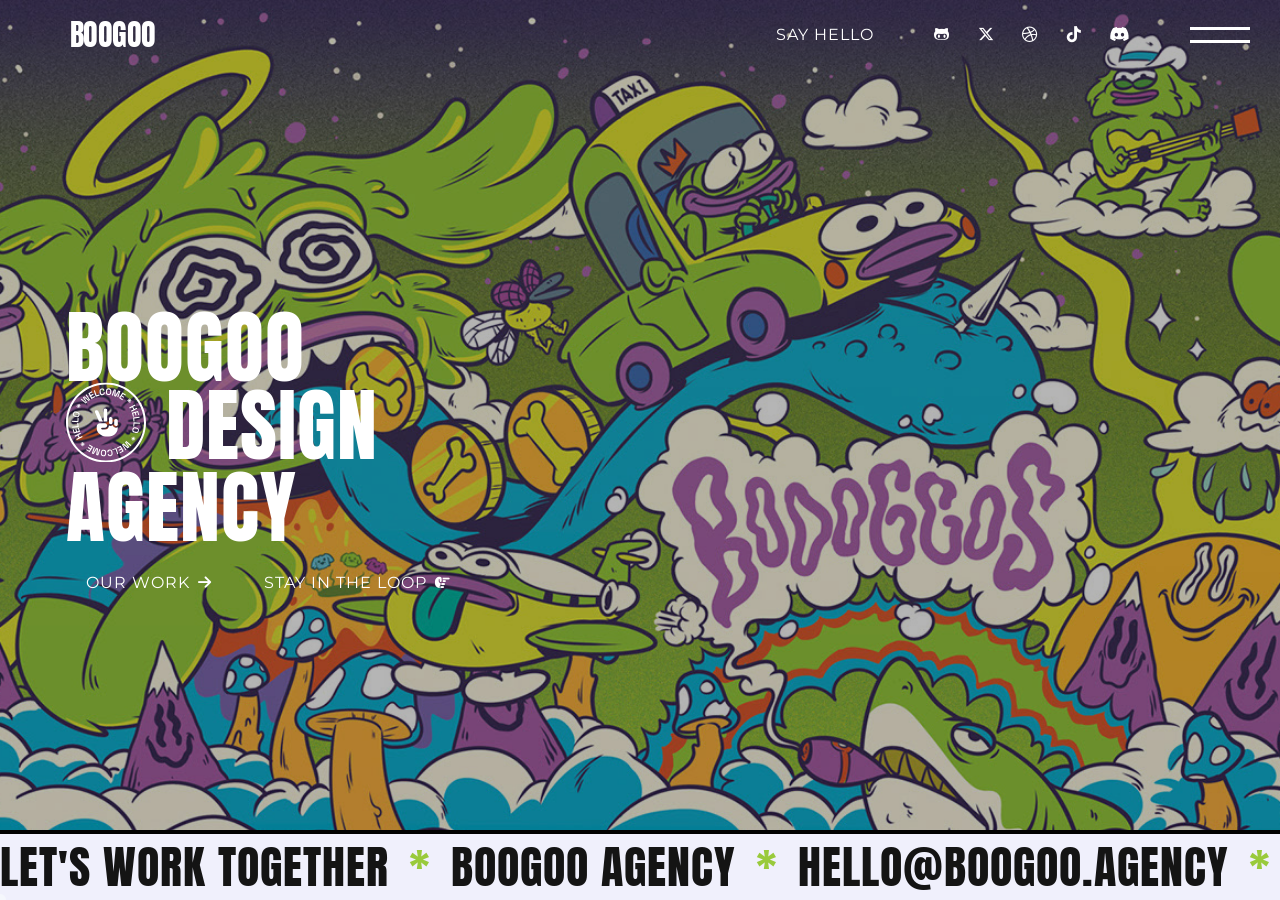
<file: hw/midterm/index.html>
<!doctype html>
<html lang="en" dir="ltr">
  <head>
    <meta charset="UTF-8" />

    <!-- Page Title -->
    <title>Boogoo Agency — Pavel Stepanov | Design Studio</title>

    <!-- Meta Tags -->
    <meta
      name="description"
      content="Boogoo Agency is a bold design studio by Pavel Stepanov, specializing in branding, UI/UX, and digital experiences that make an impact."
    />
    <meta
      name="keywords"
      content="boogoo agency, pavel stepanov, design agency, branding, ui/ux design, logo design, digital design, creative studio"
    />
    <meta name="author" content="Pavel Stepanov" />

    <!-- Viewport Meta-->
    <meta http-equiv="X-UA-Compatible" content="IE=edge" />
    <meta
      name="viewport"
      content="width=device-width, initial-scale=1.0, viewport-fit=cover"
    />

    <!-- Facebook Metadata Start -->
    <meta property="og:image:height" content="1200" />
    <meta property="og:image:width" content="1200" />
    <meta
      property="og:title"
      content="Boogoo Agency — Bold Design by Pavel Stepanov"
    />
    <meta
      property="og:description"
      content="Boogoo Agency crafts bold visual identities, UI/UX, and digital experiences. Design studio led by Pavel Stepanov."
    />
    <!-- Facebook Metadata End -->

    <!-- Template Styles Start -->
    <link rel="stylesheet" type="text/css" href="css/loaders/loader.css" />
    <link rel="stylesheet" type="text/css" href="css/plugins.css" />
    <link rel="stylesheet" type="text/css" href="css/main.css" />
    <!-- Template Styles End -->

    <!-- Custom Browser Color Start -->
    <meta name="theme-color" content="#000000" />
    <meta name="msapplication-navbutton-color" content="#000000" />
    <meta name="apple-mobile-web-app-status-bar-style" content="#000000" />
    <!-- Custom Browser Color End -->
  </head>

  <body>
    <!-- Loader Start -->
    <div class="loader">
      <div class="loader__container">
        <div class="loader__circle">
          <img src="img/loader.svg" alt="Boogoo" />
        </div>
      </div>
    </div>
    <!-- Loader End -->

    <!-- Header Start -->
    <header
      id="header"
      class="header header-transparent d-flex align-items-center justify-content-between"
    >
      <!-- Logo Start -->
      <div class="header__logo">
        <a href="index.html">
          <span class="logo-text">BOOGOO</span>
        </a>
      </div>
      <!-- Logo End -->

      <!-- Header Controls Start -->
      <div class="header__controls d-flex justify-content-start">
        <!-- Say Hello Button Start -->
        <div class="controls__block d-flex align-items-center">
          <a
            href="#0"
            id="sayhello-trigger"
            class="btn sayhello-trigger link-l"
            aria-label="Say Hello"
          >
            <i class="fa-solid fa-pencil"></i>
            <span>Say Hello</span>
          </a>
        </div>
        <!-- Say Hello Button End -->

        <!-- Socials Start -->
        <div class="controls__block d-flex align-items-center">
          <!-- socials trigger -->
          <a
            href="#"
            id="socials-trigger"
            class="socials-trigger link-l"
            aria-label="Share"
          >
            <i class="fa-solid fa-share-nodes"></i>
          </a>
          <!-- socials -->
          <div id="header-socials" class="header__socials">
            <!-- socials close -->
            <a href="#" id="socials-close" class="socials__close link-l">
              <span></span>
            </a>
            <!-- socials links -->
            <ul class="socials__links">
              <li>
                <a
                  class="link-s"
                  href="https://github.com/"
                  target="_blank"
                  aria-label="Github"
                >
                  <i class="fa-brands fa-github-alt"></i>
                  <span>Github</span>
                </a>
              </li>
              <li>
                <a
                  class="link-s"
                  href="https://x.com/"
                  target="_blank"
                  aria-label="x.com"
                >
                  <i class="fa-brands fa-x-twitter"></i>
                  <span>x.com</span>
                </a>
              </li>
              <li>
                <a
                  class="link-s"
                  href="https://dribbble.com/"
                  target="_blank"
                  aria-label="Dribbble"
                >
                  <i class="fa-brands fa-dribbble"></i>
                  <span>Dribbble</span>
                </a>
              </li>
              <li>
                <a
                  class="link-s"
                  href="https://www.tiktok.com/"
                  target="_blank"
                  aria-label="Tik-Tok"
                >
                  <i class="fa-brands fa-tiktok"></i>
                  <span>Tik-Tok</span>
                </a>
              </li>
              <li>
                <a
                  class="link-s"
                  href="https://discord.com/"
                  target="_blank"
                  aria-label="Discord"
                >
                  <i class="fa-brands fa-discord"></i>
                  <span>Discord</span>
                </a>
              </li>
            </ul>
          </div>
        </div>
        <!-- Socials End -->

        <!-- Menu Trigger Start -->
        <div class="controls__block">
          <a
            href="#0"
            id="menu-trigger"
            class="menu-trigger link-l"
            aria-label="Menu"
          >
            <span class="menu-objects"></span>
            <span class="menu-close"></span>
          </a>
        </div>
        <!-- Menu Trigger End -->
      </div>
      <!-- Header Controls End -->
    </header>
    <!-- Header End -->

    <!-- Menu Start -->
    <nav id="menu" class="menu">
      <div class="menu__content">
        <!-- SVG gradient background -->
        <div class="svg-layer svg-layer-menu"></div>
        <div class="container-fluid p-0 fullheight-mobile">
          <div class="row g-0 fullheight-mobile">
            <!--Menu Data Block Start -->
            <div class="col-12 menu__data">
              <!-- Menu Links Start -->
              <div class="menudata__links">
                <div class="container-fluid p-0">
                  <div class="row g-0">
                    <div class="col-12">
                      <!-- Navigation Start -->
                      <ul class="navigation">
                        <li>
                          <a
                            class="navigation__link link-l-arrow active-link"
                            href="index.html"
                            >Home</a
                          >
                          <div id="home-trigger-marquee" class="marquee-link">
                            <div class="marquee-link-content scroll-x2">
                              <span>Home</span>
                              <span>Home</span>
                              <span>Home</span>
                              <span>Home</span>
                            </div>
                            <div class="marquee-link-content scroll-x2">
                              <span>Home</span>
                              <span>Home</span>
                              <span>Home</span>
                              <span>Home</span>
                            </div>
                            <div class="marquee-link-content scroll-x2">
                              <span>Home</span>
                              <span>Home</span>
                              <span>Home</span>
                              <span>Home</span>
                            </div>
                          </div>
                        </li>
                        <li>
                          <a
                            class="navigation__link link-l-arrow"
                            href="about.html"
                            >About Us</a
                          >
                          <div class="marquee-link">
                            <div class="marquee-link-content scroll-x2">
                              <span>About Us</span>
                              <span>About Us</span>
                              <span>About Us</span>
                            </div>
                            <div class="marquee-link-content scroll-x2">
                              <span>About Us</span>
                              <span>About Us</span>
                              <span>About Us</span>
                            </div>
                            <div class="marquee-link-content scroll-x2">
                              <span>About Us</span>
                              <span>About Us</span>
                              <span>About Us</span>
                            </div>
                          </div>
                        </li>
                        <li>
                          <a
                            class="navigation__link link-l-arrow"
                            href="portfolio.html"
                            >Portfolio</a
                          >
                          <div class="marquee-link">
                            <div class="marquee-link-content scroll-x2">
                              <span>Portfolio</span>
                              <span>Portfolio</span>
                              <span>Portfolio</span>
                            </div>
                            <div class="marquee-link-content scroll-x2">
                              <span>Portfolio</span>
                              <span>Portfolio</span>
                              <span>Portfolio</span>
                            </div>
                            <div class="marquee-link-content scroll-x2">
                              <span>Portfolio</span>
                              <span>Portfolio</span>
                              <span>Portfolio</span>
                            </div>
                          </div>
                        </li>
                        <li>
                          <a
                            class="navigation__link link-l-arrow"
                            href="contact.html"
                            >Contact</a
                          >
                          <div class="marquee-link">
                            <div class="marquee-link-content scroll-x2">
                              <span>Contact</span>
                              <span>Contact</span>
                              <span>Contact</span>
                            </div>
                            <div class="marquee-link-content scroll-x2">
                              <span>Contact</span>
                              <span>Contact</span>
                              <span>Contact</span>
                            </div>
                            <div class="marquee-link-content scroll-x2">
                              <span>Contact</span>
                              <span>Contact</span>
                              <span>Contact</span>
                            </div>
                          </div>
                        </li>
                      </ul>
                      <!-- Navigation End -->
                    </div>
                  </div>
                </div>
              </div>
              <!-- Menu Links End -->

              <!-- Menu Footer Start -->
              <div
                class="menudata__footer d-md-flex align-items-md-center justify-content-md-between"
              >
                <div class="container-fluid p-0">
                  <div class="row g-0 d-flex flex-column flex-md-row">
                    <div class="col-12 col-md-6 text-start">
                      <div class="content-block">
                        <p class="additional-text">
                          <a
                            class="link-s"
                            href="mailto:example@example.com?subject=Message%20from%20your%20site"
                            >hello@boogoo.agency</a
                          >
                        </p>
                      </div>
                    </div>
                    <div class="col-12 col-md-6 text-start text-md-end">
                      <div class="content-block">
                        <p class="copyright additional-text">
                          <a class="link-s" href="about.html">Pavel Stepanov</a
                          >, 2026
                        </p>
                      </div>
                    </div>
                  </div>
                </div>
              </div>
              <!-- Menu Footer End -->
            </div>
            <!--Menu Data Block End -->
          </div>
        </div>
      </div>
    </nav>
    <!-- Menu End -->

    <!-- Main Section Start -->
    <section id="main" class="main main-fullscreen active">
      <!-- Main Section Content Start -->
      <div class="main__content content-fullheight fullheight-mobile">
        <!-- Fullscreen Background Start-->
        <div class="fullscreen-bg">
          <!-- local video background -->
          <div class="media__image media-image-main"></div>
          <div class="color-layer layer-dark-06"></div>
        </div>
        <!-- Fullscreen Background End-->

        <div class="container-fluid px-0 fullheight-mobile">
          <div class="row gx-0 fullheight-mobile">
            <!-- Main Section Intro Start -->
            <div class="col-12 main__intro intro-fullheight">
              <!-- Main Intro Content Start -->
              <div class="intro__content fullheight-mobile">
                <div class="container-fluid p-0 fullheight-mobile">
                  <div class="row g-0 fullheight-mobile">
                    <div class="col-12 fullheight-mobile">
                      <!-- Headline Start -->
                      <div id="headline" class="headline centered-mobile">
                        <h1 class="headline__title large">
                          Boogoo<br />
                          <span class="headline__decorated outline-object-hello"
                            >Design</span
                          ><br />
                          Agency
                        </h1>
                        <div
                          class="headline__btnholder d-flex flex-column flex-md-row"
                        >
                          <a
                            href="about.html"
                            class="d-flex justify-content-center justify-content-md-start btn btn-s btn-icon-left btn-light link-s"
                          >
                            <span class="btn-title">Our work</span>
                            <span class="btn-icon-anim"
                              ><i class="fa-solid fa-arrow-right"></i
                            ></span>
                          </a>
                          <a
                            href="#0"
                            id="notify-trigger"
                            class="d-flex justify-content-center justify-content-md-start btn btn-s btn-icon-left btn-mute link-s"
                          >
                            <span class="btn-title">Stay in the loop</span>
                            <span class="btn-icon-anim"
                              ><i class="fa-solid fa-hand-point-right"></i
                            ></span>
                          </a>
                        </div>
                      </div>
                      <!-- Headline End -->
                    </div>
                  </div>
                </div>
              </div>
              <!-- Main Intro Content End -->
            </div>
            <!-- Main Section Intro End -->
          </div>
        </div>

        <!-- Main Section Marquee Start -->
        <a
          href="mailto:example@example.com?subject=Message%20from%20your%20site"
          class="marquee link-l-arrow"
        >
          <div class="marquee-content scroll">
            <span>Let's work together</span>
            <span>Boogoo Agency</span>
            <span>hello@boogoo.agency</span>
          </div>
          <div class="marquee-content scroll">
            <span>Let's work together</span>
            <span>Boogoo Agency</span>
            <span>hello@boogoo.agency</span>
          </div>
          <div class="marquee-content scroll">
            <span>Let's work together</span>
            <span>Boogoo Agency</span>
            <span>hello@boogoo.agency</span>
          </div>
        </a>
        <!-- Main Section Marquee End -->
      </div>
      <!-- Main Section Content End -->
    </section>
    <!-- Main Section End -->

    <!-- Notify Popup Start -->
    <div id="notify" class="popup notify d-md-flex align-items-md-center">
      <!-- SVG gradient background -->
      <div class="svg-layer svg-layer-popup"></div>
      <div class="popup__container">
        <div class="popup__content">
          <!-- Notify Popup Close Button Start -->
          <a href="#0" id="notify-close" class="popup-close link-m">
            <span></span>
          </a>
          <!-- Notify Popup Close Button End -->

          <!-- Notify Popup Title Start -->
          <div class="popup-title">
            <span class="popup-title__subtitle">
              <i class="fa-solid fa-paper-plane"></i>
              Stay tuned
            </span>
            <p class="popup-title__title">Get Boogoo updates in your inbox</p>
            <p class="popup-title__text">
              Subscribe to our newsletter and be the first to hear about new
              projects, design insights, and studio news from Pavel Stepanov.
            </p>
          </div>
          <!-- Notify Popup Title End -->

          <!-- Notify Form Container Start -->
          <div class="form-container">
            <!-- Reply Messages Start-->
            <div class="reply-group subscription-ok">
              <i class="fa-solid fa-circle-check reply-group__icon"></i>
              <p class="reply-group__title txt-light">Done!</p>
              <span class="reply-group__text"
                >Thanks for subscribing. We will send you a notification about
                our launch.</span
              >
            </div>
            <div class="reply-group subscription-error">
              <i class="fa-solid fa-face-frown-open reply-group__icon"></i>
              <p class="reply-group__title">Ooops!</p>
              <span class="reply-group__text"
                >Something went wrong. Please try again later.</span
              >
            </div>
            <!-- Reply Messages End-->

            <!-- Notify Contact Form Start-->
            <form class="form notify-form form-light">
              <input
                class="block-rounded-s"
                type="email"
                placeholder="Your Email"
                required
              />
              <button class="btn btn-l btn-light link-m-opposite" type="submit">
                <span class="btn-caption">Submit</span>
              </button>
            </form>
            <!-- Notify Contact Form End-->
          </div>
          <!-- Notify Form Container End -->
        </div>
      </div>
    </div>
    <!-- Notify Popup End -->

    <!-- Say Hello Popup Start -->
    <div id="sayhello" class="popup sayhello d-md-flex align-items-md-center">
      <!-- SVG gradient background -->
      <div class="svg-layer svg-layer-popup"></div>
      <div class="popup__container">
        <div class="popup__content">
          <!-- Say Hello Popup Close Button Start -->
          <a href="#0" id="sayhello-close" class="popup-close link-m">
            <span></span>
          </a>
          <!-- Say Hello Popup Close Button End -->

          <!-- Say Hello Popup Title Start -->
          <div class="popup-title">
            <span class="popup-title__subtitle">
              <i class="fa-solid fa-hand"></i>
              Say hello
            </span>
            <p class="popup-title__title">Start a project with Boogoo Agency</p>
          </div>
          <!-- Say Hello Popup Title End -->

          <!-- Say Hello Form Container Start -->
          <div class="form-container">
            <!-- Reply Messages Start-->
            <div class="reply-group">
              <i class="fa-solid fa-circle-check reply-group__icon"></i>
              <p class="reply-group__title">Done!</p>
              <span class="reply-group__text"
                >Thanks for your message. We will get back as soon as
                possible</span
              >
            </div>
            <!-- Reply Messages End-->

            <!-- Say Hello Form Start -->
            <form class="form form-light sayhello-form" id="sayhello-form">
              <!-- Hidden Required Fields -->
              <input
                type="hidden"
                name="project_name"
                value="Boogoo (Pavel Stepanov)"
              />
              <input
                type="hidden"
                name="admin_email"
                value="support@mixdesign.dev"
              />
              <input
                type="hidden"
                name="form_subject"
                value="Say Hello Form Message"
              />
              <!-- END Hidden Required Fields-->
              <div class="container-fluid px-0">
                <div class="row gx-5">
                  <div class="col-12 col-md-6">
                    <input
                      class=""
                      type="text"
                      name="Name"
                      placeholder="Your Name*"
                      required
                    />
                  </div>
                  <div class="col-12 col-md-6">
                    <input
                      class=""
                      type="email"
                      name="E-mail"
                      placeholder="Your Email*"
                      required
                    />
                  </div>
                  <div class="col-12">
                    <textarea
                      class="margin-s"
                      name="Message"
                      placeholder="A Few Words*"
                      required
                    ></textarea>
                  </div>
                  <div class="col-12">
                    <span class="inputs-description">*Required fields</span>
                    <button
                      class="btn btn-l btn-light link-m-opposite"
                      type="submit"
                    >
                      <span class="btn-caption">Send</span>
                    </button>
                  </div>
                </div>
              </div>
            </form>
            <!-- Say Hello Form End  -->
          </div>
          <!-- Say Hello Form Container End -->
        </div>
      </div>
    </div>
    <!-- Say Hello Popup End -->

    <!-- Custom Cursor -->
    <div class="cursor"></div>

    <!-- Load Scripts Start -->
    <script src="js/libs.min.js"></script>
    <script src="js/gallery-init.js"></script>
    <script src="js/custom.js"></script>
    <script src="js/logo-scramble.js"></script>
    <!-- Load Scripts End -->
  </body>
</html>
</file>
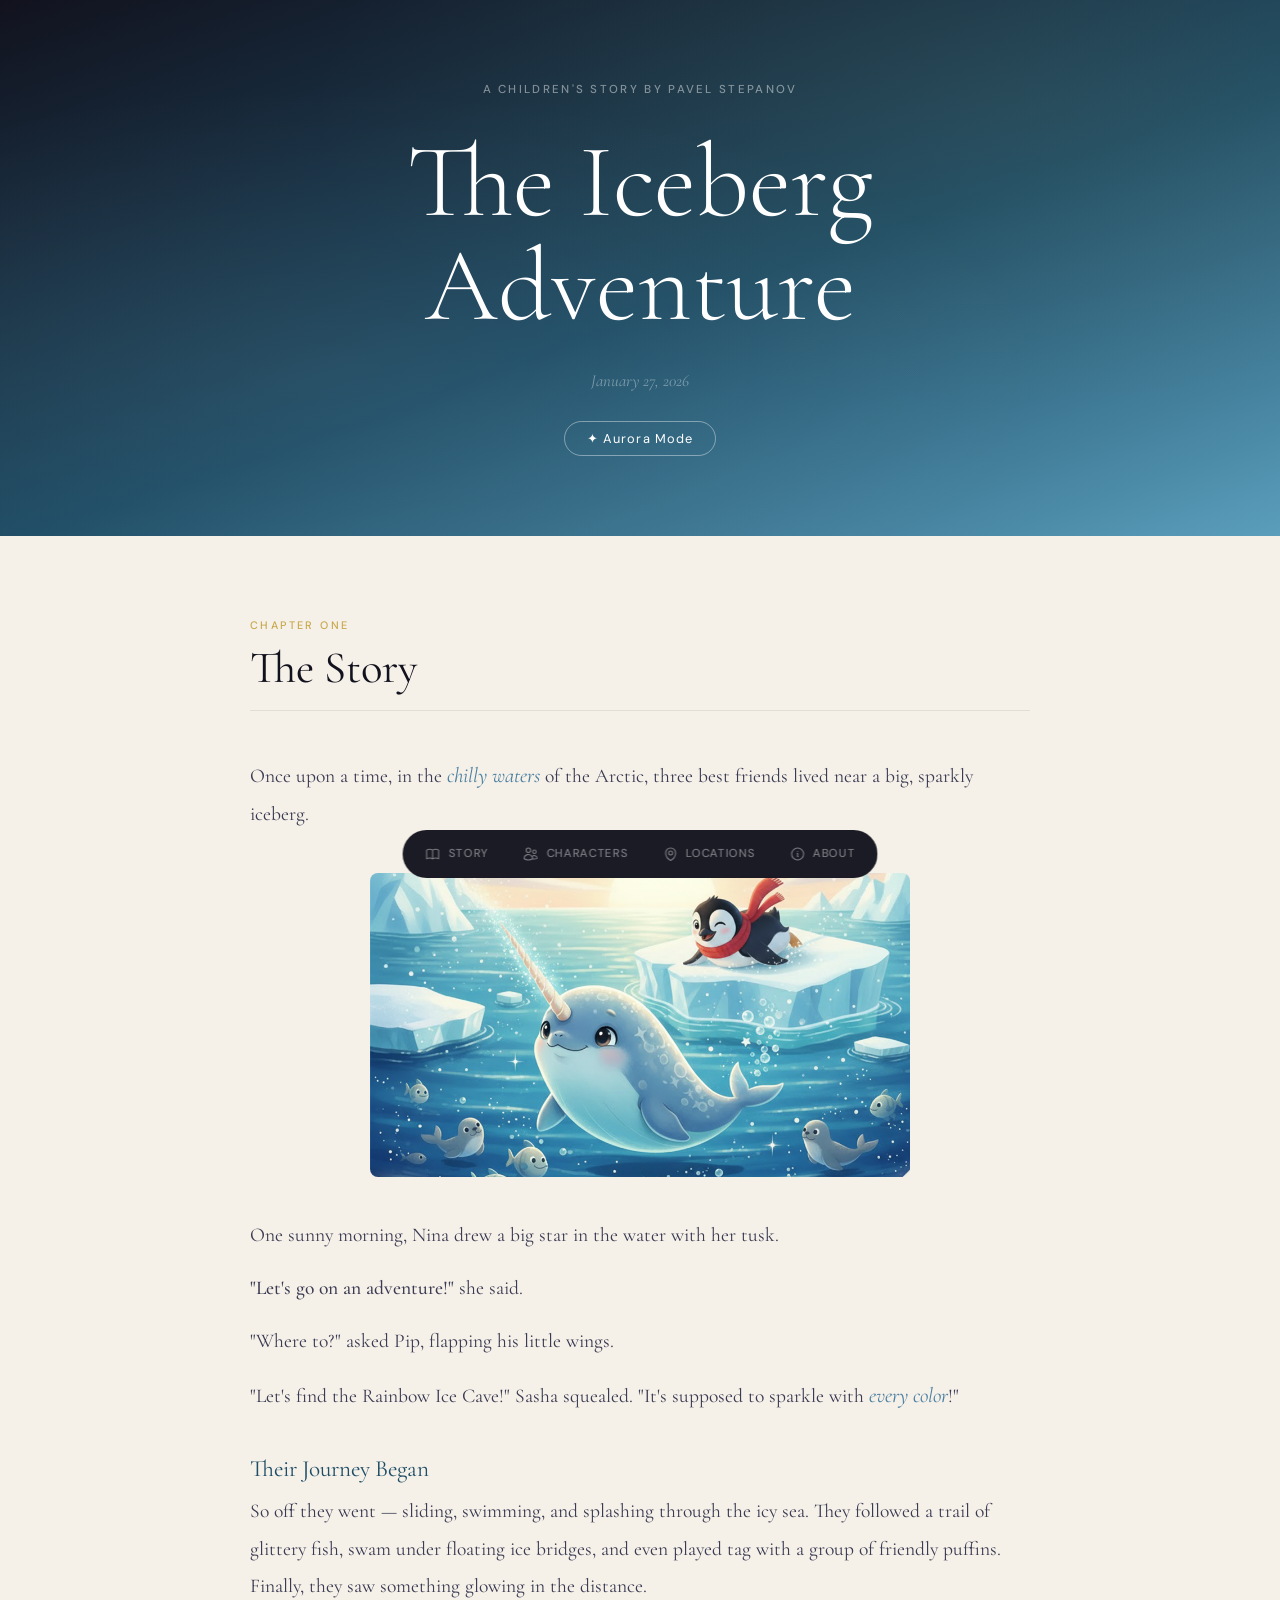
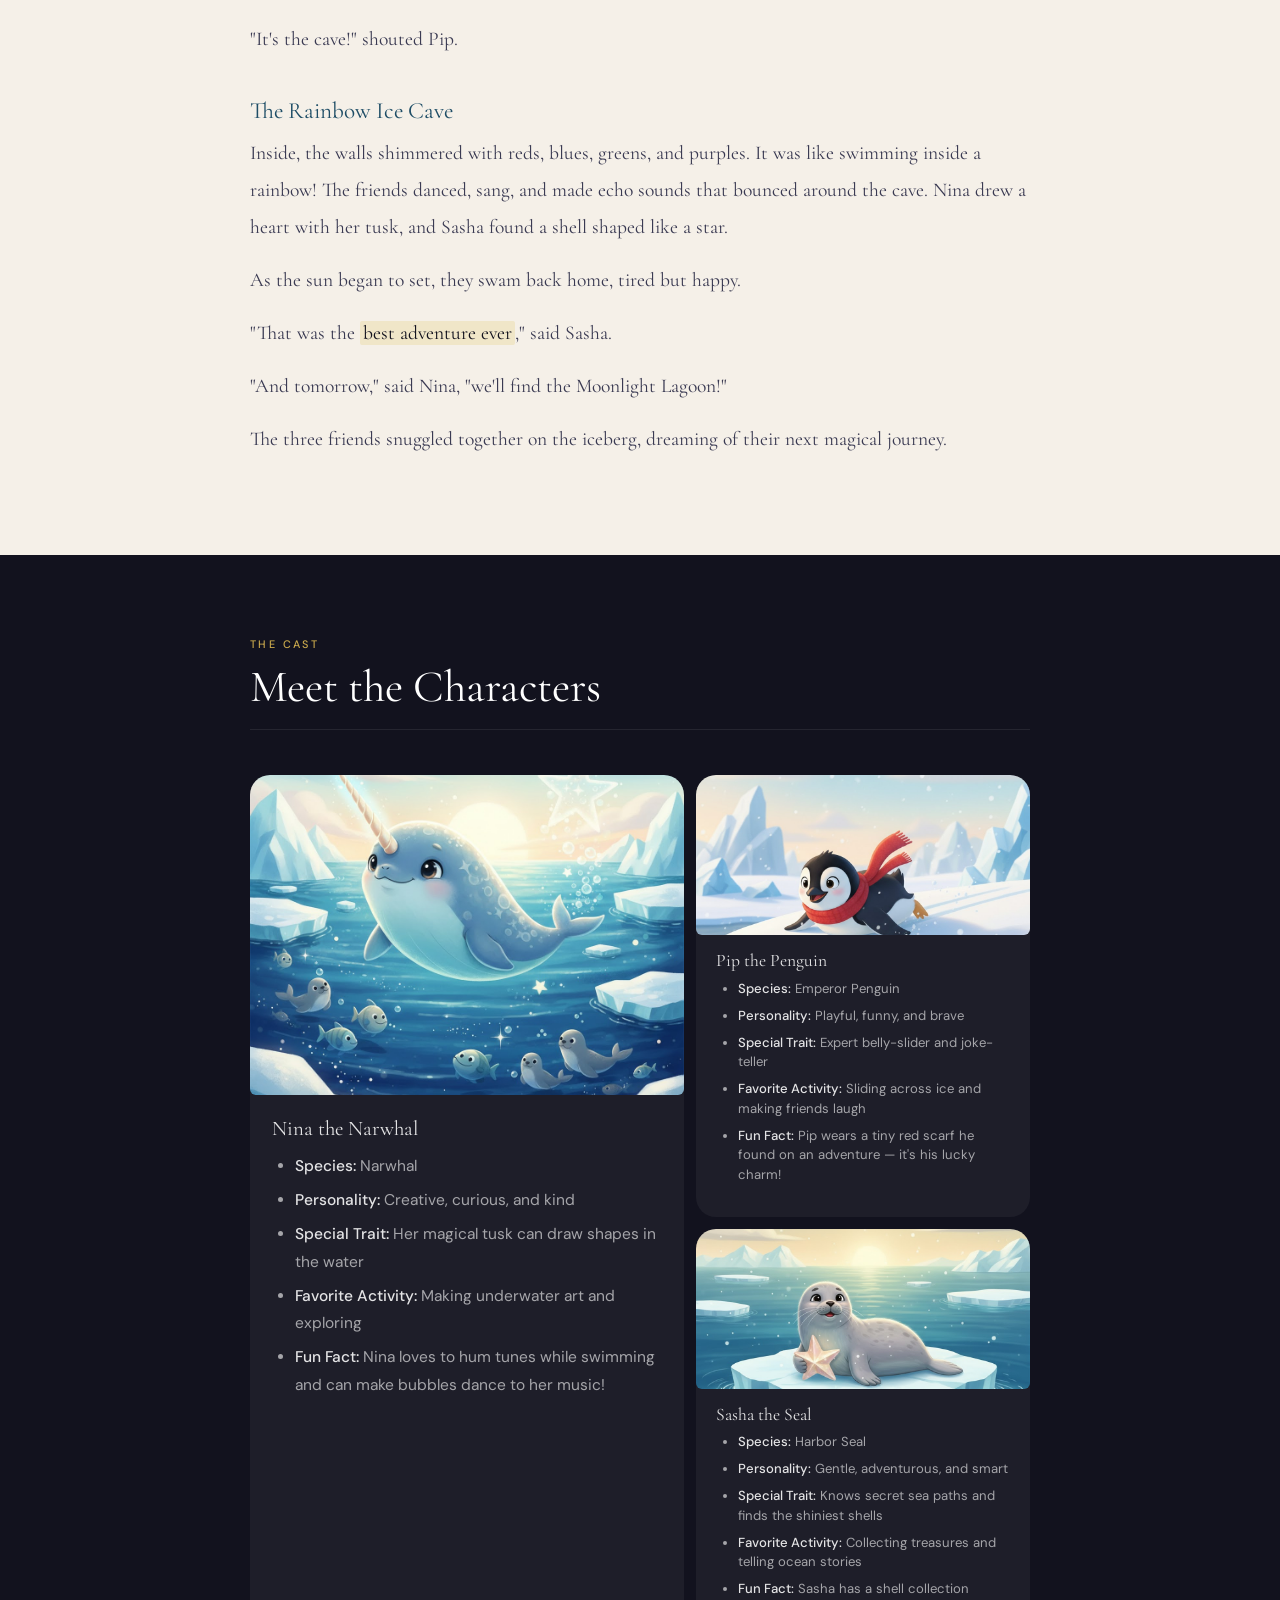
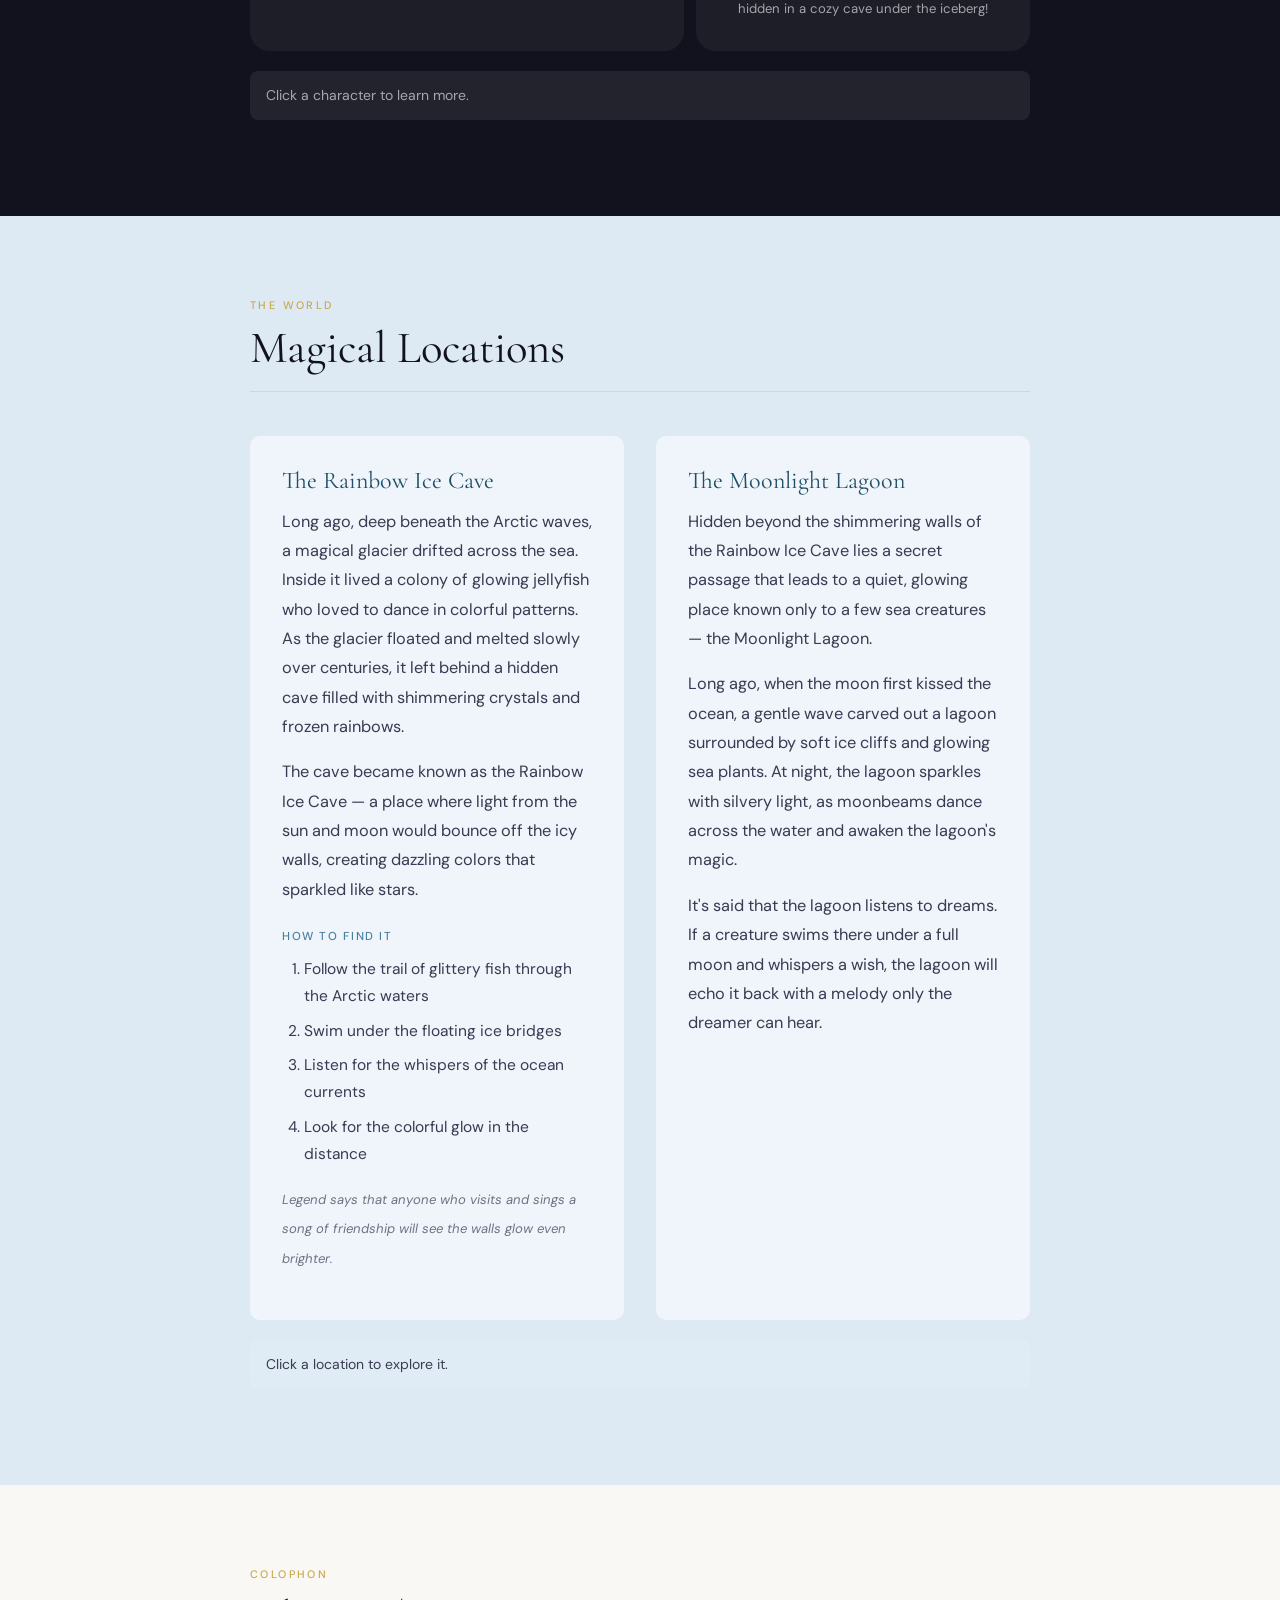
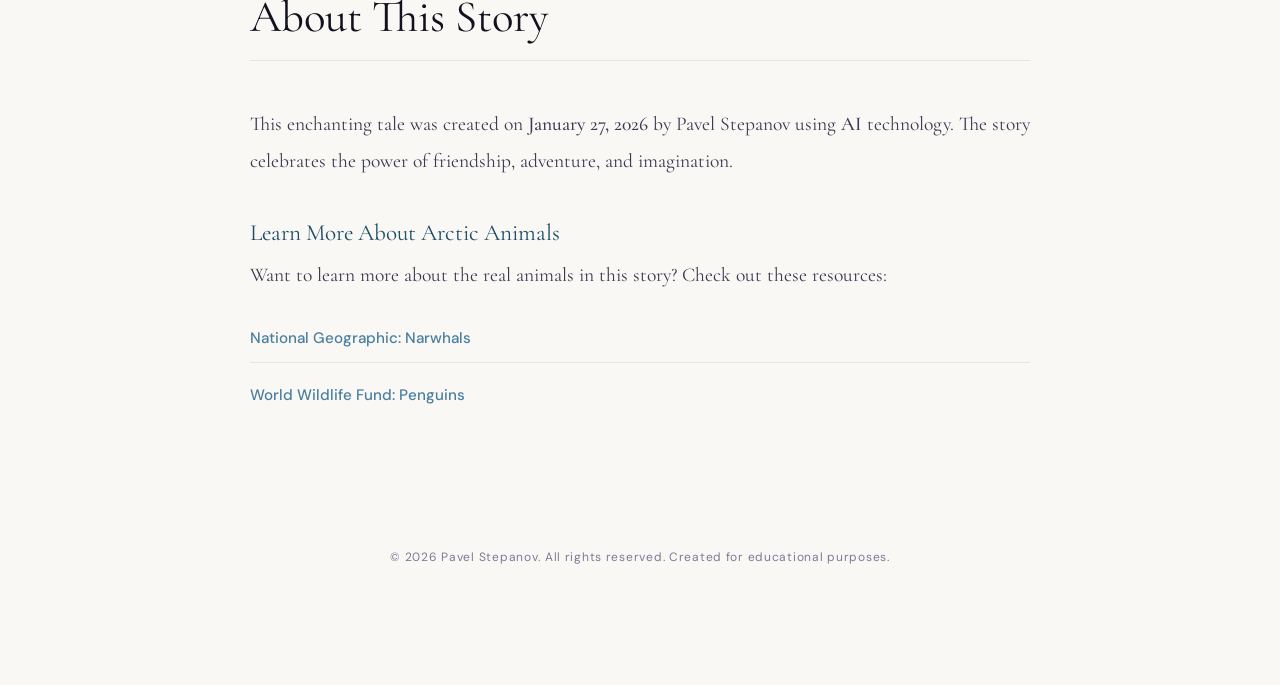
<file: hw/prog01/index.html>
<!doctype html>
<html lang="en">
  <head>
    <meta charset="UTF-8" />
    <meta name="viewport" content="width=device-width, initial-scale=1.0" />
    <meta name="author" content="Pavel Stepanov" />
    <meta
      name="keywords"
      content="children's story, Arctic animals, narwhal, penguin, seal, adventure, friendship, kids book"
    />
    <meta
      name="description"
      content="The Iceberg Adventure - A magical children's story about three Arctic friends."
    />
    <title>The Iceberg Adventure — A Magical Arctic Tale</title>
    <link rel="stylesheet" href="style.css" />
  </head>
  <body>
    <!-- HEADER — full bleed hero, flush to top -->
    <header>
      <div class="header-inner">
        <p class="header-label">A Children's Story by Pavel Stepanov</p>
        <h1>The Iceberg<br />Adventure</h1>
        <p class="header-date">January 27, 2026</p>
        <button id="aurora-btn">&#10022; Aurora Mode</button>
      </div>
    </header>

    <main>
      <!-- STORY — warm cream block -->
      <section id="story" class="block-warm">
        <div class="section-inner">
          <div class="section-label">Chapter One</div>
          <h2>The Story</h2>
          <article class="prose">
            <p>
              Once upon a time, in the <em>chilly waters</em> of the Arctic,
              three best friends lived near a big, sparkly iceberg.
            </p>

            <img
              src="images/three-friends.png"
              alt="Nina the Narwhal, Pip the Penguin, and Sasha the Seal playing together near a sparkly iceberg"
            />

            <p>
              One sunny morning, Nina drew a big star in the water with her
              tusk.
            </p>
            <p><strong>"Let's go on an adventure!"</strong> she said.</p>
            <p>"Where to?" asked Pip, flapping his little wings.</p>
            <p>
              "Let's find the Rainbow Ice Cave!" Sasha squealed. "It's supposed
              to sparkle with <em>every color</em>!"
            </p>

            <h3>Their Journey Began</h3>
            <p>
              So off they went — sliding, swimming, and splashing through the
              icy sea. They followed a trail of glittery fish, swam under
              floating ice bridges, and even played tag with a group of friendly
              puffins. Finally, they saw something glowing in the distance.
            </p>
            <p>"It's the cave!" shouted Pip.</p>

            <h3>The Rainbow Ice Cave</h3>
            <p>
              Inside, the walls shimmered with reds, blues, greens, and purples.
              It was like swimming inside a rainbow! The friends danced, sang,
              and made echo sounds that bounced around the cave. Nina drew a
              heart with her tusk, and Sasha found a shell shaped like a star.
            </p>

            <p>
              As the sun began to set, they swam back home, tired but happy.
            </p>
            <p>"That was the <mark>best adventure ever</mark>," said Sasha.</p>
            <p>"And tomorrow," said Nina, "we'll find the Moonlight Lagoon!"</p>
            <p>
              The three friends snuggled together on the iceberg, dreaming of
              their next magical journey.
            </p>
          </article>
        </div>
      </section>

      <!-- CHARACTERS — deep navy block -->
      <section id="characters" class="block-dark">
        <div class="section-inner">
          <div class="section-label">The Cast</div>
          <h2>Meet the Characters</h2>

          <div class="characters-grid">
            <article class="character-card">
              <img src="images/nina.jpg" alt="Nina the Narwhal" />
              <div class="character-info">
                <h3>Nina the Narwhal</h3>
                <ul>
                  <li><strong>Species:</strong> Narwhal</li>
                  <li>
                    <strong>Personality:</strong> Creative, curious, and kind
                  </li>
                  <li>
                    <strong>Special Trait:</strong> Her magical tusk can draw
                    shapes in the water
                  </li>
                  <li>
                    <strong>Favorite Activity:</strong> Making underwater art
                    and exploring
                  </li>
                  <li>
                    <strong>Fun Fact:</strong> Nina loves to hum tunes while
                    swimming and can make bubbles dance to her music!
                  </li>
                </ul>
              </div>
            </article>

            <article class="character-card">
              <img src="images/pip.jpg" alt="Pip the Penguin" />
              <div class="character-info">
                <h3>Pip the Penguin</h3>
                <ul>
                  <li><strong>Species:</strong> Emperor Penguin</li>
                  <li>
                    <strong>Personality:</strong> Playful, funny, and brave
                  </li>
                  <li>
                    <strong>Special Trait:</strong> Expert belly-slider and
                    joke-teller
                  </li>
                  <li>
                    <strong>Favorite Activity:</strong> Sliding across ice and
                    making friends laugh
                  </li>
                  <li>
                    <strong>Fun Fact:</strong> Pip wears a tiny red scarf he
                    found on an adventure — it's his lucky charm!
                  </li>
                </ul>
              </div>
            </article>

            <article class="character-card">
              <img src="images/sasha.png" alt="Sasha the Seal" />
              <div class="character-info">
                <h3>Sasha the Seal</h3>
                <ul>
                  <li><strong>Species:</strong> Harbor Seal</li>
                  <li>
                    <strong>Personality:</strong> Gentle, adventurous, and smart
                  </li>
                  <li>
                    <strong>Special Trait:</strong> Knows secret sea paths and
                    finds the shiniest shells
                  </li>
                  <li>
                    <strong>Favorite Activity:</strong> Collecting treasures and
                    telling ocean stories
                  </li>
                  <li>
                    <strong>Fun Fact:</strong> Sasha has a shell collection
                    hidden in a cozy cave under the iceberg!
                  </li>
                </ul>
              </div>
            </article>
          </div>
          <p id="character-status" class="status-bar">Click a character to learn more.</p>
        </div>
      </section>

      <!-- LOCATIONS — arctic mist block -->
      <section id="locations" class="block-arctic">
        <div class="section-inner">
          <div class="section-label">The World</div>
          <h2>Magical Locations</h2>

          <div class="locations-grid">
            <article class="location-card">
              <h3>The Rainbow Ice Cave</h3>
              <p>
                Long ago, deep beneath the Arctic waves, a magical glacier
                drifted across the sea. Inside it lived a colony of glowing
                jellyfish who loved to dance in colorful patterns. As the
                glacier floated and melted slowly over centuries, it left behind
                a hidden cave filled with shimmering crystals and frozen
                rainbows.
              </p>
              <p>
                The cave became known as the Rainbow Ice Cave — a place where
                light from the sun and moon would bounce off the icy walls,
                creating dazzling colors that sparkled like stars.
              </p>
              <h4>How to Find It</h4>
              <ol>
                <li>
                  Follow the trail of glittery fish through the Arctic waters
                </li>
                <li>Swim under the floating ice bridges</li>
                <li>Listen for the whispers of the ocean currents</li>
                <li>Look for the colorful glow in the distance</li>
              </ol>
              <p>
                <small
                  >Legend says that anyone who visits and sings a song of
                  friendship will see the walls glow even brighter.</small
                >
              </p>
            </article>

            <article class="location-card">
              <h3>The Moonlight Lagoon</h3>
              <p>
                Hidden beyond the shimmering walls of the Rainbow Ice Cave lies
                a secret passage that leads to a quiet, glowing place known only
                to a few sea creatures — the Moonlight Lagoon.
              </p>
              <p>
                Long ago, when the moon first kissed the ocean, a gentle wave
                carved out a lagoon surrounded by soft ice cliffs and glowing
                sea plants. At night, the lagoon sparkles with silvery light, as
                moonbeams dance across the water and awaken the lagoon's magic.
              </p>
              <p>
                It's said that the lagoon listens to dreams. If a creature swims
                there under a full moon and whispers a wish, the lagoon will
                echo it back with a melody only the dreamer can hear.
              </p>
            </article>
          </div>
          <p id="location-status" class="status-bar">Click a location to explore it.</p>
        </div>
      </section>

      <!-- ABOUT — soft page block -->
      <section id="about" class="block-page">
        <div class="section-inner">
          <div class="section-label">Colophon</div>
          <h2>About This Story</h2>
          <article class="prose">
            <p>
              This enchanting tale was created on
              <time datetime="2026-01-27">January 27, 2026</time> by Pavel
              Stepanov using
              <abbr title="Artificial Intelligence">AI</abbr> technology. The
              story celebrates the power of friendship, adventure, and
              imagination.
            </p>
            <h3>Learn More About Arctic Animals</h3>
            <p>
              Want to learn more about the real animals in this story? Check out
              these resources:
            </p>
            <ul class="link-list">
              <li>
                <a
                  href="https://www.nationalgeographic.com/animals/mammals/facts/narwhal"
                  target="_blank"
                  >National Geographic: Narwhals</a
                >
              </li>
              <li>
                <a
                  href="https://www.worldwildlife.org/species/penguin"
                  target="_blank"
                  >World Wildlife Fund: Penguins</a
                >
              </li>
            </ul>
          </article>
        </div>
      </section>
    </main>

    <!-- FOOTER -->
    <footer>
      <p>
        &copy; 2026 Pavel Stepanov. All rights reserved. Created for educational
        purposes.
      </p>
    </footer>

    <!-- BOTTOM TAB BAR NAV -->
    <nav>
      <ul>
        <li>
          <a href="#story">
            <svg
              class="tab-icon"
              viewBox="0 0 24 24"
              fill="none"
              stroke="currentColor"
              stroke-width="1.6"
              stroke-linecap="round"
              stroke-linejoin="round"
            >
              <path
                d="M12 6.253v13m0-13C10.832 5.477 9.246 5 7.5 5S4.168 5.477 3 6.253v13C4.168 18.477 5.754 18 7.5 18s3.332.477 4.5 1.253m0-13C13.168 5.477 14.754 5 16.5 5c1.747 0 3.332.477 4.5 1.253v13C19.832 18.477 18.247 18 16.5 18c-1.746 0-3.332.477-4.5 1.253"
              />
            </svg>
            <span class="tab-label">Story</span>
          </a>
        </li>
        <li>
          <a href="#characters">
            <svg
              class="tab-icon"
              viewBox="0 0 24 24"
              fill="none"
              stroke="currentColor"
              stroke-width="1.6"
              stroke-linecap="round"
              stroke-linejoin="round"
            >
              <path
                d="M15 19.128a9.38 9.38 0 002.625.372 9.337 9.337 0 004.121-.952 4.125 4.125 0 00-7.533-2.493M15 19.128v-.003c0-1.113-.285-2.16-.786-3.07M15 19.128v.106A12.318 12.318 0 018.624 21c-2.331 0-4.512-.645-6.374-1.766l-.001-.109a6.375 6.375 0 0111.964-3.07M12 6.375a3.375 3.375 0 11-6.75 0 3.375 3.375 0 016.75 0zm8.25 2.25a2.625 2.625 0 11-5.25 0 2.625 2.625 0 015.25 0z"
              />
            </svg>
            <span class="tab-label">Characters</span>
          </a>
        </li>
        <li>
          <a href="#locations">
            <svg
              class="tab-icon"
              viewBox="0 0 24 24"
              fill="none"
              stroke="currentColor"
              stroke-width="1.6"
              stroke-linecap="round"
              stroke-linejoin="round"
            >
              <path d="M15 10.5a3 3 0 11-6 0 3 3 0 016 0z" />
              <path
                d="M19.5 10.5c0 7.142-7.5 11.25-7.5 11.25S4.5 17.642 4.5 10.5a7.5 7.5 0 1115 0z"
              />
            </svg>
            <span class="tab-label">Locations</span>
          </a>
        </li>
        <li>
          <a href="#about">
            <svg
              class="tab-icon"
              viewBox="0 0 24 24"
              fill="none"
              stroke="currentColor"
              stroke-width="1.6"
              stroke-linecap="round"
              stroke-linejoin="round"
            >
              <path
                d="M11.25 11.25l.041-.02a.75.75 0 011.063.852l-.708 2.836a.75.75 0 001.063.853l.041-.021M21 12a9 9 0 11-18 0 9 9 0 0118 0zm-9-3.75h.008v.008H12V8.25z"
              />
            </svg>
            <span class="tab-label">About</span>
          </a>
        </li>
      </ul>
    </nav>
    <script src="interactive.js"></script>
  </body>
</html>
</file>
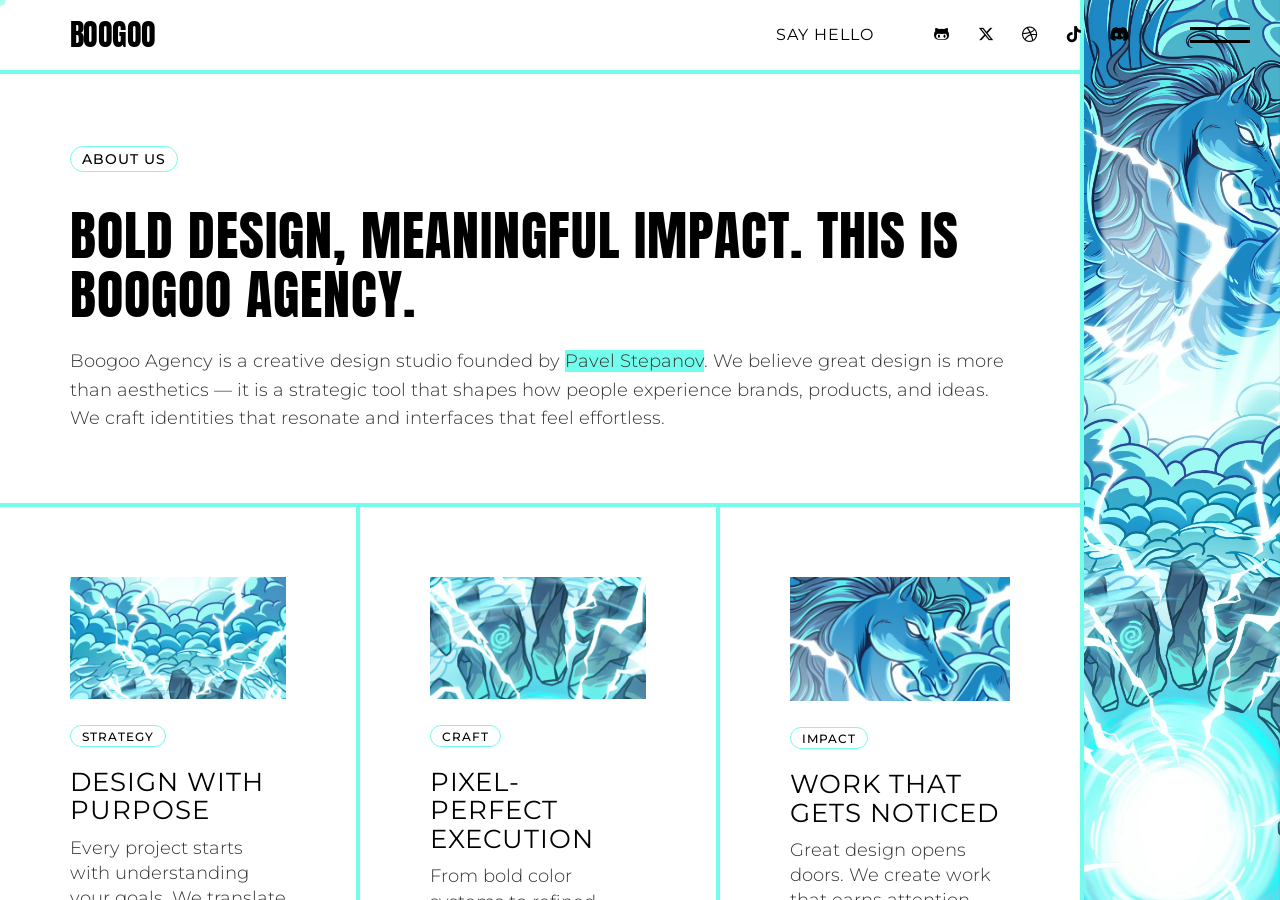
<file: hw/midterm/about.html>
<!doctype html>
<html lang="en" dir="ltr">
  <head>
    <meta charset="UTF-8" />

    <!-- Page Title -->
    <title>About — Boogoo Agency | Pavel Stepanov Design Studio</title>

    <!-- Meta Tags -->
    <meta
      name="description"
      content="Learn about Boogoo Agency — a design studio founded by Pavel Stepanov focused on bold branding, UI/UX, and visual storytelling."
    />
    <meta
      name="keywords"
      content="boogoo agency, pavel stepanov, about, design studio, branding, ui/ux, creative agency"
    />
    <meta name="author" content="Pavel Stepanov" />

    <!-- Viewport Meta-->
    <meta http-equiv="X-UA-Compatible" content="IE=edge" />
    <meta
      name="viewport"
      content="width=device-width, initial-scale=1.0, viewport-fit=cover"
    />

    <!-- Template Styles Start -->
    <link rel="stylesheet" type="text/css" href="css/loaders/loader.css" />
    <link rel="stylesheet" type="text/css" href="css/plugins.css" />
    <link rel="stylesheet" type="text/css" href="css/main.css" />
    <!-- Template Styles End -->

    <!-- Custom Browser Color Start -->
    <meta name="theme-color" content="#000000" />
    <meta name="msapplication-navbutton-color" content="#000000" />
    <meta name="apple-mobile-web-app-status-bar-style" content="#000000" />
    <!-- Custom Browser Color End -->
  </head>

  <body class="page-about">
    <!-- Loader Start -->
    <div class="loader">
      <div class="loader__container">
        <div class="loader__circle">
          <img src="img/loader.svg" alt="Boogoo" />
        </div>
      </div>
    </div>
    <!-- Loader End -->

    <!-- Header Start -->
    <header
      id="header"
      class="header header-transparent d-flex align-items-center justify-content-between"
    >
      <!-- Logo Start -->
      <div class="header__logo">
        <a href="index.html">
          <span class="logo-text">BOOGOO</span>
        </a>
      </div>
      <!-- Logo End -->

      <!-- Header Controls Start -->
      <div class="header__controls d-flex justify-content-start">
        <!-- Say Hello Button Start -->
        <div class="controls__block d-flex align-items-center">
          <a
            href="#0"
            id="sayhello-trigger"
            class="btn sayhello-trigger link-l"
            aria-label="Say Hello"
          >
            <i class="fa-solid fa-pencil"></i>
            <span>Say Hello</span>
          </a>
        </div>
        <!-- Say Hello Button End -->

        <!-- Socials Start -->
        <div class="controls__block d-flex align-items-center">
          <!-- socials trigger -->
          <a
            href="#"
            id="socials-trigger"
            class="socials-trigger link-l"
            aria-label="Share"
          >
            <i class="fa-solid fa-share-nodes"></i>
          </a>
          <!-- socials -->
          <div id="header-socials" class="header__socials">
            <!-- socials close -->
            <a href="#" id="socials-close" class="socials__close link-l">
              <span></span>
            </a>
            <!-- socials links -->
            <ul class="socials__links">
              <li>
                <a
                  class="link-s"
                  href="https://github.com/"
                  target="_blank"
                  aria-label="Github"
                >
                  <i class="fa-brands fa-github-alt"></i>
                  <span>Github</span>
                </a>
              </li>
              <li>
                <a
                  class="link-s"
                  href="https://x.com/"
                  target="_blank"
                  aria-label="x.com"
                >
                  <i class="fa-brands fa-x-twitter"></i>
                  <span>x.com</span>
                </a>
              </li>
              <li>
                <a
                  class="link-s"
                  href="https://dribbble.com/"
                  target="_blank"
                  aria-label="Dribbble"
                >
                  <i class="fa-brands fa-dribbble"></i>
                  <span>Dribbble</span>
                </a>
              </li>
              <li>
                <a
                  class="link-s"
                  href="https://www.tiktok.com/"
                  target="_blank"
                  aria-label="Tik-Tok"
                >
                  <i class="fa-brands fa-tiktok"></i>
                  <span>Tik-Tok</span>
                </a>
              </li>
              <li>
                <a
                  class="link-s"
                  href="https://discord.com/"
                  target="_blank"
                  aria-label="Discord"
                >
                  <i class="fa-brands fa-discord"></i>
                  <span>Discord</span>
                </a>
              </li>
            </ul>
          </div>
        </div>
        <!-- Socials End -->

        <!-- Menu Trigger Start -->
        <div class="controls__block">
          <a
            href="#0"
            id="menu-trigger"
            class="menu-trigger link-l"
            aria-label="Menu"
          >
            <span class="menu-objects"></span>
            <span class="menu-close"></span>
          </a>
        </div>
        <!-- Menu Trigger End -->
      </div>
      <!-- Header Controls End -->
    </header>
    <!-- Header End -->

    <!-- Menu Start -->
    <nav id="menu" class="menu">
      <div class="menu__content">
        <!-- SVG gradient background -->
        <div class="svg-layer svg-layer-menu"></div>
        <div class="container-fluid p-0 fullheight-mobile">
          <div class="row g-0 fullheight-mobile">
            <!--Menu Data Block Start -->
            <div class="col-12 menu__data">
              <!-- Menu Links Start -->
              <div class="menudata__links">
                <div class="container-fluid p-0">
                  <div class="row g-0">
                    <div class="col-12">
                      <!-- Navigation Start -->
                      <ul class="navigation">
                        <li>
                          <a
                            class="navigation__link link-l-arrow"
                            href="index.html"
                            >Home</a
                          >
                          <div class="marquee-link">
                            <div class="marquee-link-content scroll-x2">
                              <span>Home</span>
                              <span>Home</span>
                              <span>Home</span>
                              <span>Home</span>
                            </div>
                            <div class="marquee-link-content scroll-x2">
                              <span>Home</span>
                              <span>Home</span>
                              <span>Home</span>
                              <span>Home</span>
                            </div>
                            <div class="marquee-link-content scroll-x2">
                              <span>Home</span>
                              <span>Home</span>
                              <span>Home</span>
                              <span>Home</span>
                            </div>
                          </div>
                        </li>
                        <li>
                          <a
                            class="navigation__link link-l-arrow active-link"
                            href="about.html"
                            >About Us</a
                          >
                          <div class="marquee-link">
                            <div class="marquee-link-content scroll-x2">
                              <span>About Us</span>
                              <span>About Us</span>
                              <span>About Us</span>
                            </div>
                            <div class="marquee-link-content scroll-x2">
                              <span>About Us</span>
                              <span>About Us</span>
                              <span>About Us</span>
                            </div>
                            <div class="marquee-link-content scroll-x2">
                              <span>About Us</span>
                              <span>About Us</span>
                              <span>About Us</span>
                            </div>
                          </div>
                        </li>
                        <li>
                          <a
                            class="navigation__link link-l-arrow"
                            href="portfolio.html"
                            >Portfolio</a
                          >
                          <div class="marquee-link">
                            <div class="marquee-link-content scroll-x2">
                              <span>Portfolio</span>
                              <span>Portfolio</span>
                              <span>Portfolio</span>
                            </div>
                            <div class="marquee-link-content scroll-x2">
                              <span>Portfolio</span>
                              <span>Portfolio</span>
                              <span>Portfolio</span>
                            </div>
                            <div class="marquee-link-content scroll-x2">
                              <span>Portfolio</span>
                              <span>Portfolio</span>
                              <span>Portfolio</span>
                            </div>
                          </div>
                        </li>
                        <li>
                          <a
                            class="navigation__link link-l-arrow"
                            href="contact.html"
                            >Contact</a
                          >
                          <div class="marquee-link">
                            <div class="marquee-link-content scroll-x2">
                              <span>Contact</span>
                              <span>Contact</span>
                              <span>Contact</span>
                            </div>
                            <div class="marquee-link-content scroll-x2">
                              <span>Contact</span>
                              <span>Contact</span>
                              <span>Contact</span>
                            </div>
                            <div class="marquee-link-content scroll-x2">
                              <span>Contact</span>
                              <span>Contact</span>
                              <span>Contact</span>
                            </div>
                          </div>
                        </li>
                      </ul>
                      <!-- Navigation End -->
                    </div>
                  </div>
                </div>
              </div>
              <!-- Menu Links End -->

              <!-- Menu Footer Start -->
              <div
                class="menudata__footer d-md-flex align-items-md-center justify-content-md-between"
              >
                <div class="container-fluid p-0">
                  <div class="row g-0 d-flex flex-column flex-md-row">
                    <div class="col-12 col-md-6 text-start">
                      <div class="content-block">
                        <p class="additional-text">
                          <a
                            class="link-s"
                            href="mailto:example@example.com?subject=Message%20from%20your%20site"
                            >hello@boogoo.agency</a
                          >
                        </p>
                      </div>
                    </div>
                    <div class="col-12 col-md-6 text-start text-md-end">
                      <div class="content-block">
                        <p class="copyright additional-text">
                          <a class="link-s" href="about.html">Pavel Stepanov</a
                          >, 2026
                        </p>
                      </div>
                    </div>
                  </div>
                </div>
              </div>
              <!-- Menu Footer End -->
            </div>
            <!--Menu Data Block End -->
          </div>
        </div>
      </div>
    </nav>
    <!-- Menu End -->

    <!-- Inner About Section Start -->
    <section id="about" class="inner about animate-in">
      <div class="container-fluid p-0 fullheight">
        <div class="row g-0 fullheight">
          <!-- Inner Section Content Start -->
          <div class="col-12 inner__content">
            <!-- inner section blocks -->
            <div
              class="inner__blocks svg-background-about svg-background-about"
            >
              <!-- Inner Container - Section Title Start -->
              <div class="inner__container">
                <div class="content-block">
                  <span class="section__subtitle">About Us</span>
                  <h2>
                    Bold design, meaningful impact. This is Boogoo Agency.
                  </h2>
                  <p class="section__text">
                    Boogoo Agency is a creative design studio founded by
                    <a class="text-link link-s" href="#" target="_blank"
                      >Pavel Stepanov</a
                    >. We believe great design is more than aesthetics — it is a
                    strategic tool that shapes how people experience brands,
                    products, and ideas. We craft identities that resonate and
                    interfaces that feel effortless.
                  </p>
                </div>
              </div>
              <!-- Inner Container - Section Title End -->

              <!-- Inner Container - Features Start -->
              <div class="inner__container features no-padding">
                <div class="container-fluid p-0">
                  <div class="row g-0 align-items-stretch">
                    <!-- feature single item -->
                    <div class="col-12 col-lg-4 three-sells-block">
                      <div class="features__item">
                        <div class="features__image">
                          <img
                            src="img/backgrounds/image-1.jpg"
                            alt="Boogoo Agency"
                          />
                        </div>
                        <div class="features__descr">
                          <span class="features__subtitle">Strategy</span>
                          <p class="features__title">Design with purpose</p>
                          <p class="features__text">
                            Every project starts with understanding your goals.
                            We translate strategy into visuals that communicate
                            with clarity and confidence.
                          </p>
                        </div>
                      </div>
                    </div>
                    <!-- feature single item -->
                    <div class="col-12 col-lg-4 three-sells-block">
                      <div class="features__item">
                        <div class="features__image">
                          <img
                            src="img/backgrounds/image-2.jpg"
                            alt="Boogoo Agency"
                          />
                        </div>
                        <div class="features__descr">
                          <span class="features__subtitle">Craft</span>
                          <p class="features__title">Pixel-perfect execution</p>
                          <p class="features__text">
                            From bold color systems to refined typography, every
                            detail is intentional. We don't ship work we
                            wouldn't be proud to put our name on.
                          </p>
                        </div>
                      </div>
                    </div>
                    <!-- feature single item -->
                    <div class="col-12 col-lg-4 three-sells-block">
                      <div class="features__item">
                        <div class="features__image">
                          <img
                            src="img/backgrounds/image-3.jpg"
                            alt="Boogoo Agency"
                          />
                        </div>
                        <div class="features__descr">
                          <span class="features__subtitle">Impact</span>
                          <p class="features__title">Work that gets noticed</p>
                          <p class="features__text">
                            Great design opens doors. We create work that earns
                            attention, builds trust, and drives results for our
                            clients.
                          </p>
                        </div>
                      </div>
                    </div>
                  </div>
                </div>
              </div>
              <!-- Inner Container - Features End -->

              <!-- Inner Container - Video Start -->
              <div class="inner__container no-padding">
                <div class="fullwidth-container padding-block">
                  <div class="showreel showreel-image-1">
                    <div class="showreel__button">
                      <!-- video trigger -->
                      <a
                        href="https://www.youtube.com/"
                        id="inner-video-trigger"
                        class="inner-video-trigger link-l-opposite"
                      >
                        <img
                          src="img/svg/110x110-showreel-filled.svg"
                          alt="Boogoo (Pavel Stepanov)"
                        />
                      </a>
                    </div>
                  </div>
                </div>
              </div>
              <!-- Inner Container - Video End -->

              <!-- Inner Container - Skillbars Start -->
              <div class="inner__container no-padding">
                <div class="container-fluid p-0">
                  <div
                    class="row g-0 d-flex flex-column-reverse flex-lg-row align-items-stretch"
                  >
                    <div class="col-12 col-lg-6 two-sells-block-reverse">
                      <div class="media-container padding-block">
                        <!-- inner image -->
                        <div class="inner__image inner-image-1"></div>
                      </div>
                    </div>
                    <div class="col-12 col-lg-6 two-sells-block-reverse">
                      <div class="padding-block">
                        <!-- skillbar single item -->
                        <div class="show-skillbar">
                          <div class="skillbar" data-percent="96">
                            <span class="skillbar-title">UI/UX Design</span>
                            <p class="skillbar-bar"></p>
                            <span class="skill-bar-percent"></span>
                          </div>
                        </div>
                        <!-- skillbar single item -->
                        <div class="show-skillbar">
                          <div class="skillbar" data-percent="90">
                            <span class="skillbar-title">Logo Design</span>
                            <p class="skillbar-bar"></p>
                            <span class="skill-bar-percent"></span>
                          </div>
                        </div>
                        <!-- skillbar single item -->
                        <div class="show-skillbar">
                          <div class="skillbar" data-percent="83">
                            <span class="skillbar-title">Branding</span>
                            <p class="skillbar-bar"></p>
                            <span class="skill-bar-percent"></span>
                          </div>
                        </div>
                        <!-- skillbar single item -->
                        <div class="show-skillbar">
                          <div class="skillbar" data-percent="87">
                            <span class="skillbar-title">3D Modeling</span>
                            <p class="skillbar-bar"></p>
                            <span class="skill-bar-percent"></span>
                          </div>
                        </div>
                        <!-- skillbar single item -->
                        <div class="show-skillbar">
                          <div class="skillbar" data-percent="98">
                            <span class="skillbar-title">Illustrations</span>
                            <p class="skillbar-bar"></p>
                            <span class="skill-bar-percent"></span>
                          </div>
                        </div>
                      </div>
                    </div>
                  </div>
                </div>
              </div>
              <!-- Inner Container - Skillbars End -->

              <!-- Inner Container - Quote Start -->
              <div class="inner__container">
                <div class="content-block">
                  <div class="container-fluid p-0">
                    <div class="row g-0">
                      <div class="col-12 col-xl-8 col-xxl-6">
                        <!-- Blockquote Start -->
                        <blockquote cite="" class="blockquote">
                          <span class="blockquote__icon">
                            <img
                              src="img/svg/110x110-quote-outline.svg"
                              alt="Boogoo (Pavel Stepanov)"
                            />
                          </span>
                          <p>
                            Design is not just what it looks like and feels
                            like. Design is how it works.
                          </p>
                          <cite>
                            <span>Steve Jobs</span>
                            <span>Apple</span>
                          </cite>
                        </blockquote>
                        <!-- Blockquote End -->
                      </div>
                    </div>
                  </div>
                </div>
              </div>
              <!-- Inner Container - Quote End -->

              <!-- Inner Section Marquee Start -->
              <a
                href="mailto:example@example.com?subject=Message%20from%20your%20site"
                class="marquee opposite marquee-relative link-l-arrow"
              >
                <div class="marquee-content scroll">
                  <span>hello@boogoo.agency</span>
                  <span>hello@boogoo.agency</span>
                  <span>hello@boogoo.agency</span>
                </div>
                <div class="marquee-content scroll">
                  <span>hello@boogoo.agency</span>
                  <span>hello@boogoo.agency</span>
                  <span>hello@boogoo.agency</span>
                </div>
              </a>
              <!-- Inner Section Marquee End -->
            </div>
          </div>
          <!-- Inner Section Content End -->

          <!-- Inner Section Media Start -->
          <div class="col-12 inner__media">
            <!-- Inner Swiper Carousel Start -->
            <!-- Slider main container -->
            <div class="swiper-inner">
              <!-- Additional required wrapper -->
              <div class="swiper-wrapper">
                <!-- Slides -->
                <div class="swiper-slide inner-slide inner-slide-1"></div>
              </div>
            </div>
            <!-- Inner Swiper Carousel End -->
          </div>
          <!-- Inner Section Media End -->
        </div>
      </div>
    </section>
    <!-- Inner About Section End -->

    <!-- Notify Popup Start -->
    <div id="notify" class="popup notify d-md-flex align-items-md-center">
      <!-- SVG gradient background -->
      <div class="svg-layer svg-layer-popup"></div>
      <div class="popup__container">
        <div class="popup__content">
          <!-- Notify Popup Close Button Start -->
          <a href="#0" id="notify-close" class="popup-close link-m">
            <span></span>
          </a>
          <!-- Notify Popup Close Button End -->

          <!-- Notify Popup Title Start -->
          <div class="popup-title">
            <span class="popup-title__subtitle">
              <i class="fa-solid fa-paper-plane"></i>
              Stay tuned
            </span>
            <p class="popup-title__title">Get Boogoo updates in your inbox</p>
            <p class="popup-title__text">
              Subscribe to our newsletter and be the first to hear about new
              projects, design insights, and studio news from Pavel Stepanov.
            </p>
          </div>
          <!-- Notify Popup Title End -->

          <!-- Notify Form Container Start -->
          <div class="form-container">
            <!-- Reply Messages Start-->
            <div class="reply-group subscription-ok">
              <i class="fa-solid fa-circle-check reply-group__icon"></i>
              <p class="reply-group__title txt-light">Done!</p>
              <span class="reply-group__text"
                >Thanks for subscribing. We will send you a notification about
                our launch.</span
              >
            </div>
            <div class="reply-group subscription-error">
              <i class="fa-solid fa-face-frown-open reply-group__icon"></i>
              <p class="reply-group__title">Ooops!</p>
              <span class="reply-group__text"
                >Something went wrong. Please try again later.</span
              >
            </div>
            <!-- Reply Messages End-->

            <!-- Notify Contact Form Start-->
            <form class="form notify-form form-light">
              <input
                class="block-rounded-s"
                type="email"
                placeholder="Your Email"
                required
              />
              <button class="btn btn-l btn-light link-m-opposite" type="submit">
                <span class="btn-caption">Submit</span>
              </button>
            </form>
            <!-- Notify Contact Form End-->
          </div>
          <!-- Notify Form Container End -->
        </div>
      </div>
    </div>
    <!-- Notify Popup End -->

    <!-- Say Hello Popup Start -->
    <div id="sayhello" class="popup sayhello d-md-flex align-items-md-center">
      <!-- SVG gradient background -->
      <div class="svg-layer svg-layer-popup"></div>
      <div class="popup__container">
        <div class="popup__content">
          <!-- Say Hello Popup Close Button Start -->
          <a href="#0" id="sayhello-close" class="popup-close link-m">
            <span></span>
          </a>
          <!-- Say Hello Popup Close Button End -->

          <!-- Say Hello Popup Title Start -->
          <div class="popup-title">
            <span class="popup-title__subtitle">
              <i class="fa-solid fa-hand"></i>
              Say hello
            </span>
            <p class="popup-title__title">Start a project with Boogoo Agency</p>
          </div>
          <!-- Say Hello Popup Title End -->

          <!-- Say Hello Form Container Start -->
          <div class="form-container">
            <!-- Reply Messages Start-->
            <div class="reply-group">
              <i class="fa-solid fa-circle-check reply-group__icon"></i>
              <p class="reply-group__title">Done!</p>
              <span class="reply-group__text"
                >Thanks for your message. We will get back as soon as
                possible</span
              >
            </div>
            <!-- Reply Messages End-->

            <!-- Say Hello Form Start -->
            <form class="form form-light sayhello-form" id="sayhello-form">
              <!-- Hidden Required Fields -->
              <input
                type="hidden"
                name="project_name"
                value="Boogoo (Pavel Stepanov)"
              />
              <input
                type="hidden"
                name="admin_email"
                value="support@mixdesign.dev"
              />
              <input
                type="hidden"
                name="form_subject"
                value="Say Hello Form Message"
              />
              <!-- END Hidden Required Fields-->
              <div class="container-fluid px-0">
                <div class="row gx-5">
                  <div class="col-12 col-md-6">
                    <input
                      class=""
                      type="text"
                      name="Name"
                      placeholder="Your Name*"
                      required
                    />
                  </div>
                  <div class="col-12 col-md-6">
                    <input
                      class=""
                      type="email"
                      name="E-mail"
                      placeholder="Your Email*"
                      required
                    />
                  </div>
                  <div class="col-12">
                    <textarea
                      class="margin-s"
                      name="Message"
                      placeholder="A Few Words*"
                      required
                    ></textarea>
                  </div>
                  <div class="col-12">
                    <span class="inputs-description">*Required fields</span>
                    <button
                      class="btn btn-l btn-light link-m-opposite"
                      type="submit"
                    >
                      <span class="btn-caption">Send</span>
                    </button>
                  </div>
                </div>
              </div>
            </form>
            <!-- Say Hello Form End  -->
          </div>
          <!-- Say Hello Form Container End -->
        </div>
      </div>
    </div>
    <!-- Say Hello Popup End -->

    <!-- Custom Cursor -->
    <div class="cursor"></div>

    <!-- Load Scripts Start -->
    <script src="js/libs.min.js"></script>
    <script src="js/gallery-init.js"></script>
    <script src="js/custom.js"></script>
    <script src="js/logo-scramble.js"></script>
    <!-- Load Scripts End -->
  </body>
</html>
</file>
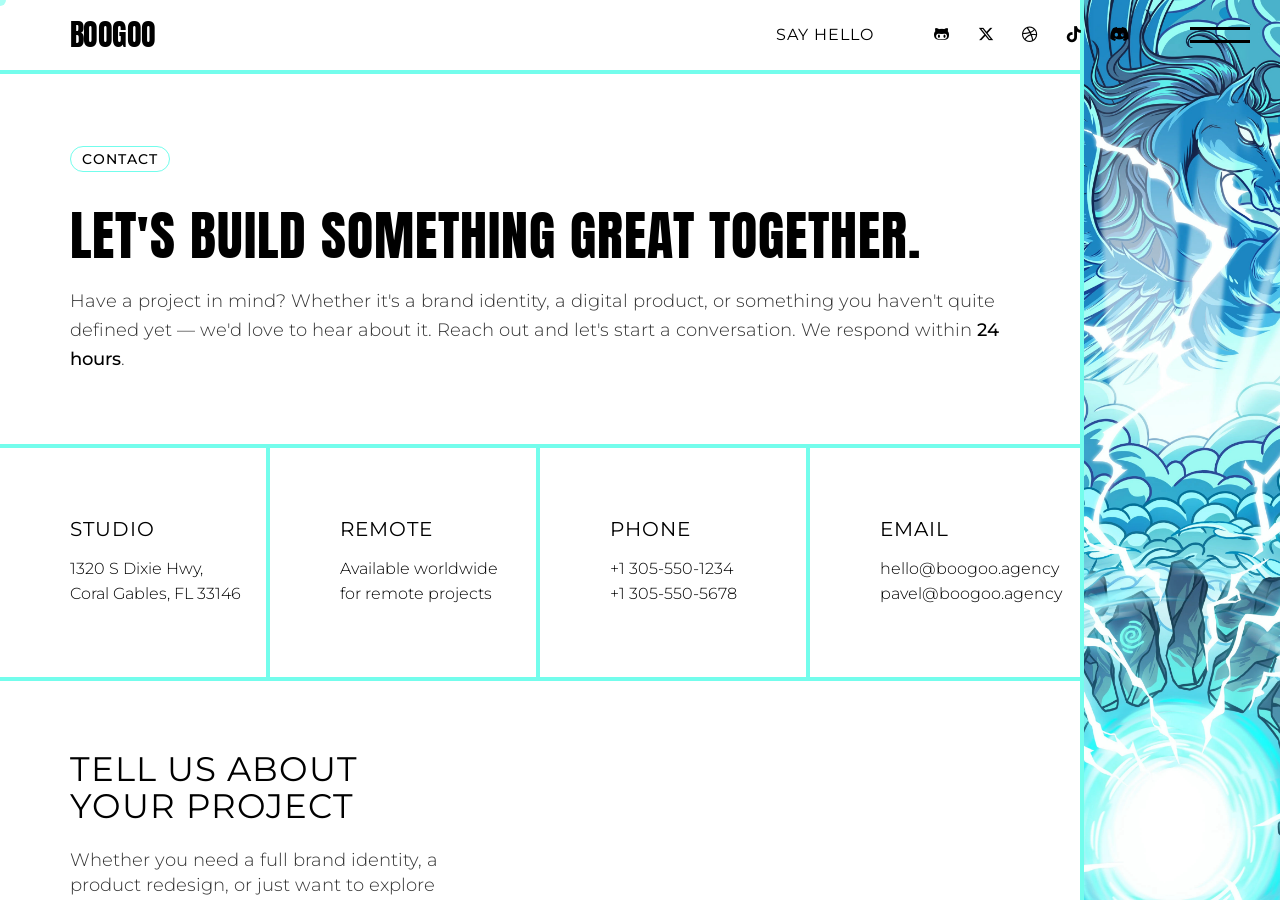
<file: hw/midterm/contact.html>
<!doctype html>
<html lang="en" dir="ltr">
  <head>
    <meta charset="UTF-8" />

    <!-- Page Title -->
    <title>Contact — Boogoo Agency | Get in Touch with Pavel Stepanov</title>

    <!-- Meta Tags -->
    <meta
      name="description"
      content="Get in touch with Boogoo Agency. Reach out to Pavel Stepanov to discuss your next design project, branding, or collaboration."
    />
    <meta
      name="keywords"
      content="contact boogoo agency, hire pavel stepanov, design project inquiry, branding contact, ui/ux designer"
    />
    <meta name="author" content="Pavel Stepanov" />

    <!-- Viewport Meta-->
    <meta http-equiv="X-UA-Compatible" content="IE=edge" />
    <meta
      name="viewport"
      content="width=device-width, initial-scale=1.0, viewport-fit=cover"
    />

    <!-- Template Styles Start -->
    <link rel="stylesheet" type="text/css" href="css/loaders/loader.css" />
    <link rel="stylesheet" type="text/css" href="css/plugins.css" />
    <link rel="stylesheet" type="text/css" href="css/main.css" />
    <!-- Template Styles End -->

    <!-- Custom Browser Color Start -->
    <meta name="theme-color" content="#000000" />
    <meta name="msapplication-navbutton-color" content="#000000" />
    <meta name="apple-mobile-web-app-status-bar-style" content="#000000" />
    <!-- Custom Browser Color End -->
  </head>

  <body class="page-contact">
    <!-- Loader Start -->
    <div class="loader">
      <div class="loader__container">
        <div class="loader__circle">
          <img src="img/loader.svg" alt="Boogoo" />
        </div>
      </div>
    </div>
    <!-- Loader End -->

    <!-- Header Start -->
    <header
      id="header"
      class="header header-transparent d-flex align-items-center justify-content-between"
    >
      <!-- Logo Start -->
      <div class="header__logo">
        <a href="index.html">
          <span class="logo-text">BOOGOO</span>
        </a>
      </div>
      <!-- Logo End -->

      <!-- Header Controls Start -->
      <div class="header__controls d-flex justify-content-start">
        <!-- Say Hello Button Start -->
        <div class="controls__block d-flex align-items-center">
          <a
            href="#0"
            id="sayhello-trigger"
            class="btn sayhello-trigger link-l"
            aria-label="Say Hello"
          >
            <i class="fa-solid fa-pencil"></i>
            <span>Say Hello</span>
          </a>
        </div>
        <!-- Say Hello Button End -->

        <!-- Socials Start -->
        <div class="controls__block d-flex align-items-center">
          <!-- socials trigger -->
          <a
            href="#"
            id="socials-trigger"
            class="socials-trigger link-l"
            aria-label="Share"
          >
            <i class="fa-solid fa-share-nodes"></i>
          </a>
          <!-- socials -->
          <div id="header-socials" class="header__socials">
            <!-- socials close -->
            <a href="#" id="socials-close" class="socials__close link-l">
              <span></span>
            </a>
            <!-- socials links -->
            <ul class="socials__links">
              <li>
                <a
                  class="link-s"
                  href="https://github.com/"
                  target="_blank"
                  aria-label="Github"
                >
                  <i class="fa-brands fa-github-alt"></i>
                  <span>Github</span>
                </a>
              </li>
              <li>
                <a
                  class="link-s"
                  href="https://x.com/"
                  target="_blank"
                  aria-label="x.com"
                >
                  <i class="fa-brands fa-x-twitter"></i>
                  <span>x.com</span>
                </a>
              </li>
              <li>
                <a
                  class="link-s"
                  href="https://dribbble.com/"
                  target="_blank"
                  aria-label="Dribbble"
                >
                  <i class="fa-brands fa-dribbble"></i>
                  <span>Dribbble</span>
                </a>
              </li>
              <li>
                <a
                  class="link-s"
                  href="https://www.tiktok.com/"
                  target="_blank"
                  aria-label="Tik-Tok"
                >
                  <i class="fa-brands fa-tiktok"></i>
                  <span>Tik-Tok</span>
                </a>
              </li>
              <li>
                <a
                  class="link-s"
                  href="https://discord.com/"
                  target="_blank"
                  aria-label="Discord"
                >
                  <i class="fa-brands fa-discord"></i>
                  <span>Discord</span>
                </a>
              </li>
            </ul>
          </div>
        </div>
        <!-- Socials End -->

        <!-- Menu Trigger Start -->
        <div class="controls__block">
          <a
            href="#0"
            id="menu-trigger"
            class="menu-trigger link-l"
            aria-label="Menu"
          >
            <span class="menu-objects"></span>
            <span class="menu-close"></span>
          </a>
        </div>
        <!-- Menu Trigger End -->
      </div>
      <!-- Header Controls End -->
    </header>
    <!-- Header End -->

    <!-- Menu Start -->
    <nav id="menu" class="menu">
      <div class="menu__content">
        <!-- SVG gradient background -->
        <div class="svg-layer svg-layer-menu"></div>
        <div class="container-fluid p-0 fullheight-mobile">
          <div class="row g-0 fullheight-mobile">
            <!--Menu Data Block Start -->
            <div class="col-12 menu__data">
              <!-- Menu Links Start -->
              <div class="menudata__links">
                <div class="container-fluid p-0">
                  <div class="row g-0">
                    <div class="col-12">
                      <!-- Navigation Start -->
                      <ul class="navigation">
                        <li>
                          <a
                            class="navigation__link link-l-arrow"
                            href="index.html"
                            >Home</a
                          >
                          <div class="marquee-link">
                            <div class="marquee-link-content scroll-x2">
                              <span>Home</span>
                              <span>Home</span>
                              <span>Home</span>
                              <span>Home</span>
                            </div>
                            <div class="marquee-link-content scroll-x2">
                              <span>Home</span>
                              <span>Home</span>
                              <span>Home</span>
                              <span>Home</span>
                            </div>
                            <div class="marquee-link-content scroll-x2">
                              <span>Home</span>
                              <span>Home</span>
                              <span>Home</span>
                              <span>Home</span>
                            </div>
                          </div>
                        </li>
                        <li>
                          <a
                            class="navigation__link link-l-arrow"
                            href="about.html"
                            >About Us</a
                          >
                          <div class="marquee-link">
                            <div class="marquee-link-content scroll-x2">
                              <span>About Us</span>
                              <span>About Us</span>
                              <span>About Us</span>
                            </div>
                            <div class="marquee-link-content scroll-x2">
                              <span>About Us</span>
                              <span>About Us</span>
                              <span>About Us</span>
                            </div>
                            <div class="marquee-link-content scroll-x2">
                              <span>About Us</span>
                              <span>About Us</span>
                              <span>About Us</span>
                            </div>
                          </div>
                        </li>
                        <li>
                          <a
                            class="navigation__link link-l-arrow"
                            href="portfolio.html"
                            >Portfolio</a
                          >
                          <div class="marquee-link">
                            <div class="marquee-link-content scroll-x2">
                              <span>Portfolio</span>
                              <span>Portfolio</span>
                              <span>Portfolio</span>
                            </div>
                            <div class="marquee-link-content scroll-x2">
                              <span>Portfolio</span>
                              <span>Portfolio</span>
                              <span>Portfolio</span>
                            </div>
                            <div class="marquee-link-content scroll-x2">
                              <span>Portfolio</span>
                              <span>Portfolio</span>
                              <span>Portfolio</span>
                            </div>
                          </div>
                        </li>
                        <li>
                          <a
                            class="navigation__link link-l-arrow active-link"
                            href="contact.html"
                            >Contact</a
                          >
                          <div class="marquee-link">
                            <div class="marquee-link-content scroll-x2">
                              <span>Contact</span>
                              <span>Contact</span>
                              <span>Contact</span>
                            </div>
                            <div class="marquee-link-content scroll-x2">
                              <span>Contact</span>
                              <span>Contact</span>
                              <span>Contact</span>
                            </div>
                            <div class="marquee-link-content scroll-x2">
                              <span>Contact</span>
                              <span>Contact</span>
                              <span>Contact</span>
                            </div>
                          </div>
                        </li>
                      </ul>
                      <!-- Navigation End -->
                    </div>
                  </div>
                </div>
              </div>
              <!-- Menu Links End -->

              <!-- Menu Footer Start -->
              <div
                class="menudata__footer d-md-flex align-items-md-center justify-content-md-between"
              >
                <div class="container-fluid p-0">
                  <div class="row g-0 d-flex flex-column flex-md-row">
                    <div class="col-12 col-md-6 text-start">
                      <div class="content-block">
                        <p class="additional-text">
                          <a
                            class="link-s"
                            href="mailto:example@example.com?subject=Message%20from%20your%20site"
                            >hello@boogoo.agency</a
                          >
                        </p>
                      </div>
                    </div>
                    <div class="col-12 col-md-6 text-start text-md-end">
                      <div class="content-block">
                        <p class="copyright additional-text">
                          <a class="link-s" href="about.html">Pavel Stepanov</a
                          >, 2026
                        </p>
                      </div>
                    </div>
                  </div>
                </div>
              </div>
              <!-- Menu Footer End -->
            </div>
            <!--Menu Data Block End -->
          </div>
        </div>
      </div>
    </nav>
    <!-- Menu End -->

    <!-- Inner Contact Section Start -->
    <section id="contact" class="inner contact animate-in">
      <div class="container-fluid p-0 fullheight">
        <div class="row g-0 fullheight">
          <!-- Inner Section Content Start -->
          <div class="col-12 inner__content">
            <!-- inner section blocks -->
            <div class="inner__blocks">
              <!-- Inner Container - Section Title Start -->
              <div class="inner__container">
                <div class="content-block">
                  <span class="section__subtitle">Contact</span>
                  <h2>Let's build something great together.</h2>
                  <p class="section__text">
                    Have a project in mind? Whether it's a brand identity, a
                    digital product, or something you haven't quite defined yet
                    — we'd love to hear about it. Reach out and let's start a
                    <a
                      class="text-link link-s"
                      href="mailto:hello@boogoo.agency"
                      >conversation</a
                    >. We respond within <span>24 hours</span>.
                  </p>
                </div>
              </div>
              <!-- Inner Container - Section Title End -->

              <!-- Inner Container - Contact Data Start -->
              <div class="inner__container no-padding contactdata">
                <div class="container-fluid p-0">
                  <div class="row g-0 align-items-stretch">
                    <!-- data single item -->
                    <div class="col-12 col-md-6 col-xl-3 four-sells-block">
                      <div class="contactdata__item">
                        <p class="contactdata__title">Studio</p>
                        <p class="contactdata__text">
                          <a
                            class="contact-link link-s"
                            href="https://maps.google.com/?q=Coral+Gables+FL"
                            target="_blank"
                            >1320 S Dixie Hwy,<br />Coral Gables, FL 33146</a
                          >
                        </p>
                      </div>
                    </div>
                    <!-- data single item -->
                    <div class="col-12 col-md-6 col-xl-3 four-sells-block">
                      <div class="contactdata__item">
                        <p class="contactdata__title">Remote</p>
                        <p class="contactdata__text">
                          <a
                            class="contact-link link-s"
                            href="mailto:hello@boogoo.agency"
                            >Available worldwide<br />for remote projects</a
                          >
                        </p>
                      </div>
                    </div>
                    <div class="col-12 col-md-6 col-xl-3 four-sells-block">
                      <div class="contactdata__item">
                        <p class="contactdata__title">Phone</p>
                        <p class="contactdata__text">
                          <a class="contact-link link-s" href="tel:+13055501234"
                            >+1 305-550-1234</a
                          >
                          <br />
                          <a class="contact-link link-s" href="tel:+13055505678"
                            >+1 305-550-5678</a
                          >
                        </p>
                      </div>
                    </div>
                    <div class="col-12 col-md-6 col-xl-3 four-sells-block">
                      <div class="contactdata__item">
                        <p class="contactdata__title">Email</p>
                        <p class="contactdata__text">
                          <a
                            class="contact-link link-s"
                            href="mailto:hello@boogoo.agency?subject=Project%20Inquiry"
                            >hello@boogoo.agency</a
                          >
                          <br />
                          <a
                            class="contact-link link-s"
                            href="mailto:pavel@boogoo.agency?subject=Project%20Inquiry"
                            >pavel@boogoo.agency</a
                          >
                        </p>
                      </div>
                    </div>
                  </div>
                </div>
              </div>
              <!-- Inner Container - Contact Data End -->

              <!-- Inner Container - Form Start -->
              <div class="inner__container no-padding">
                <div class="container-fluid p-0">
                  <div
                    class="row g-0 d-flex flex-column-reverse flex-lg-row align-items-stretch"
                  >
                    <div class="col-12 col-lg-6 two-sells-block-reverse">
                      <div class="padding-block">
                        <h3>Tell us about your project</h3>
                        <p class="block__text">
                          Whether you need a full brand identity, a product
                          redesign, or just want to explore ideas — drop us a
                          line. Pavel will personally review every message and
                          get back to you within 24 hours.
                        </p>
                        <div class="form-container">
                          <!-- Contact Form Reply Group Start -->
                          <div class="reply-group">
                            <i
                              class="fa-solid fa-circle-check reply-group__icon"
                            ></i>
                            <p class="reply-group__title light">Done!</p>
                            <span class="reply-group__text light"
                              >Thanks for your message. We will get back as soon
                              as possible</span
                            >
                          </div>
                          <!-- Contact Form Reply Group End -->

                          <!-- Contact Form Start -->
                          <form
                            class="form form-light contact-form"
                            id="contact-form"
                          >
                            <!-- Hidden Required Fields -->
                            <input
                              type="hidden"
                              name="project_name"
                              value="Boogoo (Pavel Stepanov)"
                            />
                            <input
                              type="hidden"
                              name="admin_email"
                              value="support@mixdesign.dev"
                            />
                            <input
                              type="hidden"
                              name="form_subject"
                              value="Contact Form Message"
                            />
                            <!-- END Hidden Required Fields-->
                            <input
                              type="text"
                              name="Name"
                              placeholder="Your Name*"
                              required
                            />
                            <input
                              type="email"
                              name="E-mail"
                              placeholder="Email Adress*"
                              required
                            />
                            <textarea
                              class="margin-s"
                              name="Message"
                              placeholder="A Few Words*"
                              required
                            ></textarea>
                            <span class="inputs-description"
                              >*Required fields</span
                            >
                            <button
                              class="btn btn-l btn-light link-m-opposite"
                              type="submit"
                            >
                              <span class="btn-caption">Submit</span>
                            </button>
                          </form>
                          <!-- Contact Form End  -->
                        </div>
                      </div>
                    </div>
                  </div>
                </div>
              </div>
              <!-- Inner Container - Form End -->

              <!-- Inner Section Marquee Start -->
              <a
                href="mailto:example@example.com?subject=Message%20from%20your%20site"
                class="marquee opposite marquee-relative link-l-arrow"
              >
                <div class="marquee-content scroll">
                  <span>hello@boogoo.agency</span>
                  <span>hello@boogoo.agency</span>
                  <span>hello@boogoo.agency</span>
                </div>
                <div class="marquee-content scroll">
                  <span>hello@boogoo.agency</span>
                  <span>hello@boogoo.agency</span>
                  <span>hello@boogoo.agency</span>
                </div>
              </a>
              <!-- Inner Section Marquee End -->
            </div>
          </div>
          <!-- Inner Section Content End -->

          <!-- Inner Section Media Start -->
          <div class="col-12 inner__media">
            <!-- Inner Section Image Background Start -->
            <div class="media__image media-image-contact"></div>
            <!-- Inner Section Image Background End -->
          </div>
          <!-- Inner Section Media End -->
        </div>
      </div>
    </section>
    <!-- Inner Contact Section End -->

    <!-- Notify Popup Start -->
    <div id="notify" class="popup notify d-md-flex align-items-md-center">
      <!-- SVG gradient background -->
      <div class="svg-layer svg-layer-popup"></div>
      <div class="popup__container">
        <div class="popup__content">
          <a href="#0" id="notify-close" class="popup-close link-m">
            <span></span>
          </a>
          <div class="popup-title">
            <span class="popup-title__subtitle">
              <i class="fa-solid fa-paper-plane"></i>
              Stay tuned
            </span>
            <p class="popup-title__title">Get Boogoo updates in your inbox</p>
            <p class="popup-title__text">
              Subscribe to our newsletter and be the first to hear about new
              projects, design insights, and studio news from Pavel Stepanov.
            </p>
          </div>
          <div class="form-container">
            <div class="reply-group subscription-ok">
              <i class="fa-solid fa-circle-check reply-group__icon"></i>
              <p class="reply-group__title txt-light">Done!</p>
              <span class="reply-group__text"
                >Thanks for subscribing. We will send you a notification about
                our launch.</span
              >
            </div>
            <div class="reply-group subscription-error">
              <i class="fa-solid fa-face-frown-open reply-group__icon"></i>
              <p class="reply-group__title">Ooops!</p>
              <span class="reply-group__text"
                >Something went wrong. Please try again later.</span
              >
            </div>
            <form class="form notify-form form-light">
              <input
                class="block-rounded-s"
                type="email"
                placeholder="Your Email"
                required
              />
              <button class="btn btn-l btn-light link-m-opposite" type="submit">
                <span class="btn-caption">Submit</span>
              </button>
            </form>
          </div>
        </div>
      </div>
    </div>
    <!-- Notify Popup End -->

    <!-- Say Hello Popup Start -->
    <div id="sayhello" class="popup sayhello d-md-flex align-items-md-center">
      <!-- SVG gradient background -->
      <div class="svg-layer svg-layer-popup"></div>
      <div class="popup__container">
        <div class="popup__content">
          <a href="#0" id="sayhello-close" class="popup-close link-m">
            <span></span>
          </a>
          <div class="popup-title">
            <span class="popup-title__subtitle">
              <i class="fa-solid fa-hand"></i>
              Say hello
            </span>
            <p class="popup-title__title">Start a project with Boogoo Agency</p>
          </div>
          <div class="form-container">
            <div class="reply-group">
              <i class="fa-solid fa-circle-check reply-group__icon"></i>
              <p class="reply-group__title">Done!</p>
              <span class="reply-group__text"
                >Thanks for your message. We will get back as soon as
                possible</span
              >
            </div>
            <form class="form form-light sayhello-form" id="sayhello-form">
              <input
                type="hidden"
                name="project_name"
                value="Boogoo (Pavel Stepanov)"
              />
              <input
                type="hidden"
                name="admin_email"
                value="support@mixdesign.dev"
              />
              <input
                type="hidden"
                name="form_subject"
                value="Say Hello Form Message"
              />
              <div class="container-fluid px-0">
                <div class="row gx-5">
                  <div class="col-12 col-md-6">
                    <input
                      type="text"
                      name="Name"
                      placeholder="Your Name*"
                      required
                    />
                  </div>
                  <div class="col-12 col-md-6">
                    <input
                      type="email"
                      name="E-mail"
                      placeholder="Your Email*"
                      required
                    />
                  </div>
                  <div class="col-12">
                    <textarea
                      class="margin-s"
                      name="Message"
                      placeholder="A Few Words*"
                      required
                    ></textarea>
                  </div>
                  <div class="col-12">
                    <span class="inputs-description">*Required fields</span>
                    <button
                      class="btn btn-l btn-light link-m-opposite"
                      type="submit"
                    >
                      <span class="btn-caption">Send</span>
                    </button>
                  </div>
                </div>
              </div>
            </form>
          </div>
        </div>
      </div>
    </div>
    <!-- Say Hello Popup End -->

    <!-- Custom Cursor -->
    <div class="cursor"></div>

    <!-- Load Scripts Start -->
    <script src="js/libs.min.js"></script>
    <script src="js/gallery-init.js"></script>
    <script src="js/custom.js"></script>
    <script src="js/logo-scramble.js"></script>
    <!-- Load Scripts End -->
  </body>
</html>
</file>
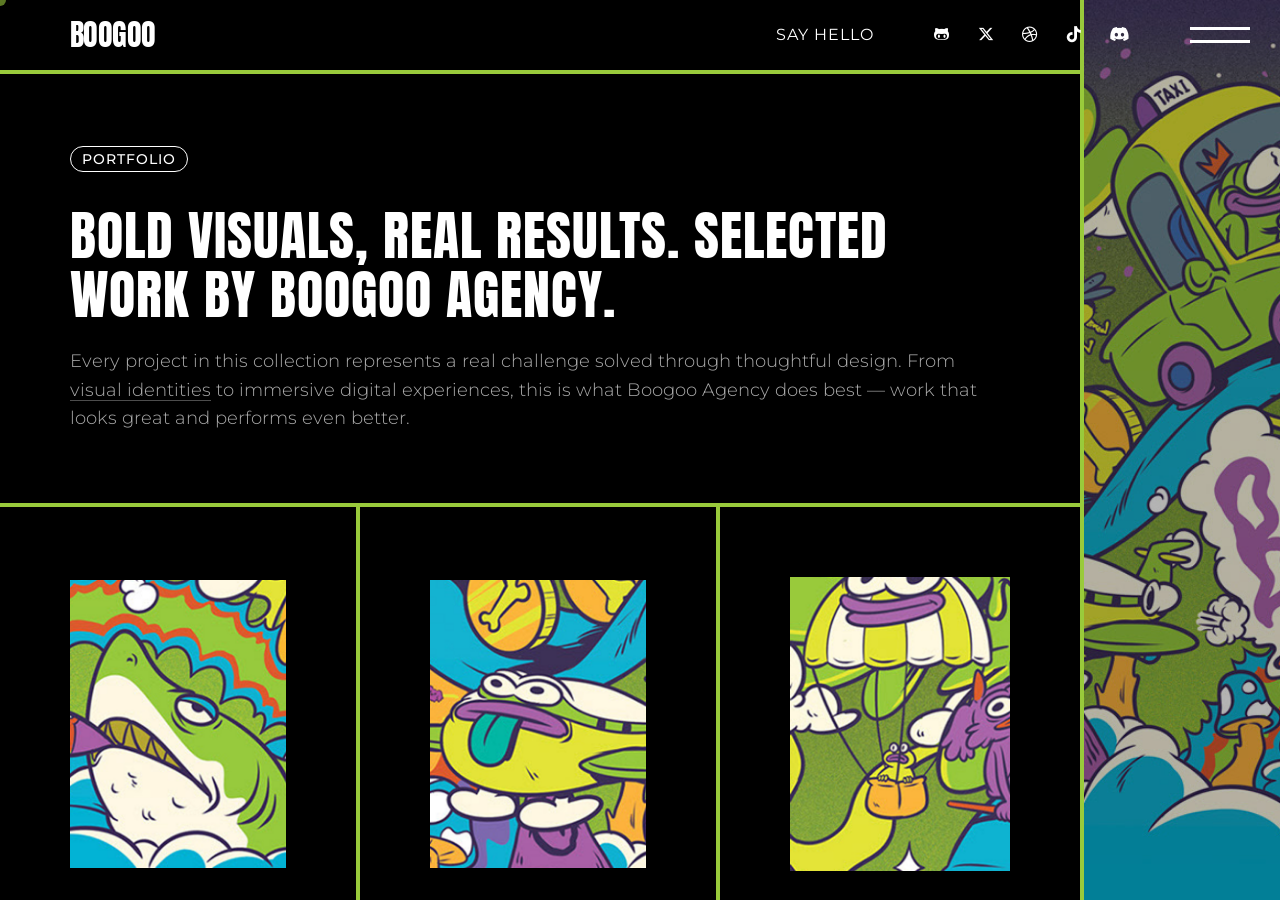
<file: hw/midterm/portfolio.html>
<!doctype html>
<html lang="en" dir="ltr">
  <head>
    <meta charset="UTF-8" />

    <!-- Page Title -->
    <title>Portfolio — Boogoo Agency | Pavel Stepanov Design Work</title>

    <!-- Meta Tags -->
    <meta
      name="description"
      content="Explore the portfolio of Boogoo Agency — branding, UI/UX, illustration, and 3D work by Pavel Stepanov."
    />
    <meta
      name="keywords"
      content="boogoo agency portfolio, pavel stepanov work, branding projects, ui/ux design, illustration, 3d design"
    />
    <meta name="author" content="Pavel Stepanov" />

    <!-- Viewport Meta-->
    <meta http-equiv="X-UA-Compatible" content="IE=edge" />
    <meta
      name="viewport"
      content="width=device-width, initial-scale=1.0, viewport-fit=cover"
    />

    <!-- Template Styles Start -->
    <link rel="stylesheet" type="text/css" href="css/loaders/loader.css" />
    <link rel="stylesheet" type="text/css" href="css/plugins.css" />
    <link rel="stylesheet" type="text/css" href="css/main.css" />
    <!-- Template Styles End -->

    <!-- Custom Browser Color Start -->
    <meta name="theme-color" content="#000000" />
    <meta name="msapplication-navbutton-color" content="#000000" />
    <meta name="apple-mobile-web-app-status-bar-style" content="#000000" />
    <!-- Custom Browser Color End -->
  </head>

  <body>
    <!-- Loader Start -->
    <div class="loader">
      <div class="loader__container">
        <div class="loader__circle">
          <img src="img/loader.svg" alt="Boogoo" />
        </div>
      </div>
    </div>
    <!-- Loader End -->

    <!-- Header Start -->
    <header
      id="header"
      class="header header-transparent d-flex align-items-center justify-content-between"
    >
      <!-- Logo Start -->
      <div class="header__logo">
        <a href="index.html">
          <span class="logo-text">BOOGOO</span>
        </a>
      </div>
      <!-- Logo End -->

      <!-- Header Controls Start -->
      <div class="header__controls d-flex justify-content-start">
        <!-- Say Hello Button Start -->
        <div class="controls__block d-flex align-items-center">
          <a
            href="#0"
            id="sayhello-trigger"
            class="btn sayhello-trigger link-l"
            aria-label="Say Hello"
          >
            <i class="fa-solid fa-pencil"></i>
            <span>Say Hello</span>
          </a>
        </div>
        <!-- Say Hello Button End -->

        <!-- Socials Start -->
        <div class="controls__block d-flex align-items-center">
          <!-- socials trigger -->
          <a
            href="#"
            id="socials-trigger"
            class="socials-trigger link-l"
            aria-label="Share"
          >
            <i class="fa-solid fa-share-nodes"></i>
          </a>
          <!-- socials -->
          <div id="header-socials" class="header__socials">
            <!-- socials close -->
            <a href="#" id="socials-close" class="socials__close link-l">
              <span></span>
            </a>
            <!-- socials links -->
            <ul class="socials__links">
              <li>
                <a
                  class="link-s"
                  href="https://github.com/"
                  target="_blank"
                  aria-label="Github"
                >
                  <i class="fa-brands fa-github-alt"></i>
                  <span>Github</span>
                </a>
              </li>
              <li>
                <a
                  class="link-s"
                  href="https://x.com/"
                  target="_blank"
                  aria-label="x.com"
                >
                  <i class="fa-brands fa-x-twitter"></i>
                  <span>x.com</span>
                </a>
              </li>
              <li>
                <a
                  class="link-s"
                  href="https://dribbble.com/"
                  target="_blank"
                  aria-label="Dribbble"
                >
                  <i class="fa-brands fa-dribbble"></i>
                  <span>Dribbble</span>
                </a>
              </li>
              <li>
                <a
                  class="link-s"
                  href="https://www.tiktok.com/"
                  target="_blank"
                  aria-label="Tik-Tok"
                >
                  <i class="fa-brands fa-tiktok"></i>
                  <span>Tik-Tok</span>
                </a>
              </li>
              <li>
                <a
                  class="link-s"
                  href="https://discord.com/"
                  target="_blank"
                  aria-label="Discord"
                >
                  <i class="fa-brands fa-discord"></i>
                  <span>Discord</span>
                </a>
              </li>
            </ul>
          </div>
        </div>
        <!-- Socials End -->

        <!-- Menu Trigger Start -->
        <div class="controls__block">
          <a
            href="#0"
            id="menu-trigger"
            class="menu-trigger link-l"
            aria-label="Menu"
          >
            <span class="menu-objects"></span>
            <span class="menu-close"></span>
          </a>
        </div>
        <!-- Menu Trigger End -->
      </div>
      <!-- Header Controls End -->
    </header>
    <!-- Header End -->

    <!-- Menu Start -->
    <nav id="menu" class="menu">
      <div class="menu__content">
        <!-- SVG gradient background -->
        <div class="svg-layer svg-layer-menu"></div>
        <div class="container-fluid p-0 fullheight-mobile">
          <div class="row g-0 fullheight-mobile">
            <!--Menu Data Block Start -->
            <div class="col-12 menu__data">
              <!-- Menu Links Start -->
              <div class="menudata__links">
                <div class="container-fluid p-0">
                  <div class="row g-0">
                    <div class="col-12">
                      <!-- Navigation Start -->
                      <ul class="navigation">
                        <li>
                          <a
                            class="navigation__link link-l-arrow"
                            href="index.html"
                            >Home</a
                          >
                          <div class="marquee-link">
                            <div class="marquee-link-content scroll-x2">
                              <span>Home</span>
                              <span>Home</span>
                              <span>Home</span>
                              <span>Home</span>
                            </div>
                            <div class="marquee-link-content scroll-x2">
                              <span>Home</span>
                              <span>Home</span>
                              <span>Home</span>
                              <span>Home</span>
                            </div>
                            <div class="marquee-link-content scroll-x2">
                              <span>Home</span>
                              <span>Home</span>
                              <span>Home</span>
                              <span>Home</span>
                            </div>
                          </div>
                        </li>
                        <li>
                          <a
                            class="navigation__link link-l-arrow"
                            href="about.html"
                            >About Us</a
                          >
                          <div class="marquee-link">
                            <div class="marquee-link-content scroll-x2">
                              <span>About Us</span>
                              <span>About Us</span>
                              <span>About Us</span>
                            </div>
                            <div class="marquee-link-content scroll-x2">
                              <span>About Us</span>
                              <span>About Us</span>
                              <span>About Us</span>
                            </div>
                            <div class="marquee-link-content scroll-x2">
                              <span>About Us</span>
                              <span>About Us</span>
                              <span>About Us</span>
                            </div>
                          </div>
                        </li>
                        <li>
                          <a
                            class="navigation__link link-l-arrow active-link"
                            href="portfolio.html"
                            >Portfolio</a
                          >
                          <div class="marquee-link">
                            <div class="marquee-link-content scroll-x2">
                              <span>Portfolio</span>
                              <span>Portfolio</span>
                              <span>Portfolio</span>
                            </div>
                            <div class="marquee-link-content scroll-x2">
                              <span>Portfolio</span>
                              <span>Portfolio</span>
                              <span>Portfolio</span>
                            </div>
                            <div class="marquee-link-content scroll-x2">
                              <span>Portfolio</span>
                              <span>Portfolio</span>
                              <span>Portfolio</span>
                            </div>
                          </div>
                        </li>
                        <li>
                          <a
                            class="navigation__link link-l-arrow"
                            href="contact.html"
                            >Contact</a
                          >
                          <div class="marquee-link">
                            <div class="marquee-link-content scroll-x2">
                              <span>Contact</span>
                              <span>Contact</span>
                              <span>Contact</span>
                            </div>
                            <div class="marquee-link-content scroll-x2">
                              <span>Contact</span>
                              <span>Contact</span>
                              <span>Contact</span>
                            </div>
                            <div class="marquee-link-content scroll-x2">
                              <span>Contact</span>
                              <span>Contact</span>
                              <span>Contact</span>
                            </div>
                          </div>
                        </li>
                      </ul>
                      <!-- Navigation End -->
                    </div>
                  </div>
                </div>
              </div>
              <!-- Menu Links End -->

              <!-- Menu Footer Start -->
              <div
                class="menudata__footer d-md-flex align-items-md-center justify-content-md-between"
              >
                <div class="container-fluid p-0">
                  <div class="row g-0 d-flex flex-column flex-md-row">
                    <div class="col-12 col-md-6 text-start">
                      <div class="content-block">
                        <p class="additional-text">
                          <a
                            class="link-s"
                            href="mailto:example@example.com?subject=Message%20from%20your%20site"
                            >hello@boogoo.agency</a
                          >
                        </p>
                      </div>
                    </div>
                    <div class="col-12 col-md-6 text-start text-md-end">
                      <div class="content-block">
                        <p class="copyright additional-text">
                          <a class="link-s" href="about.html">Pavel Stepanov</a
                          >, 2026
                        </p>
                      </div>
                    </div>
                  </div>
                </div>
              </div>
              <!-- Menu Footer End -->
            </div>
            <!--Menu Data Block End -->
          </div>
        </div>
      </div>
    </nav>
    <!-- Menu End -->

    <!-- Inner Portfolio Section Start -->
    <section id="works" class="inner works animate-in">
      <div class="container-fluid p-0 fullheight">
        <div class="row g-0 fullheight">
          <!-- Inner Section Content Start -->
          <div class="col-12 inner__content">
            <div class="inner__blocks">
              <!-- Inner Container - Section Title Start -->
              <div class="inner__container">
                <div class="content-block">
                  <span class="section__subtitle">Portfolio</span>
                  <h2>
                    Bold visuals, real results. Selected work by Boogoo Agency.
                  </h2>
                  <p class="section__text">
                    Every project in this collection represents a real challenge
                    solved through thoughtful design. From
                    <a class="text-link link-s" href="#" target="_blank"
                      >visual identities</a
                    >
                    to immersive digital experiences, this is what Boogoo Agency
                    does best — work that looks great and performs even better.
                  </p>
                </div>
              </div>
              <!-- Inner Container - Section Title End -->

              <!-- Inner Container - Gallery Start -->
              <div class="inner__container no-padding">
                <div class="container-fluid p-0 works__gallery">
                  <div
                    class="row g-0 my-gallery align-items-stretch"
                    itemscope
                    itemtype="http://schema.org/ImageGallery"
                  >
                    <!-- gallery single item -->
                    <figure
                      class="col-12 col-md-6 col-xl-4 my-gallery__item d-flex align-items-center"
                      itemprop="associatedMedia"
                      itemscope
                      itemtype="http://schema.org/ImageObject"
                    >
                      <a
                        href="img/portfolio/image-1.jpg"
                        data-image="img/portfolio/image-1.jpg"
                        class="my-gallery__link link-l-arrow"
                        itemprop="contentUrl"
                        data-size="900x1200"
                      >
                        <img
                          src="img/portfolio/image-1.jpg"
                          class="my-gallery__image"
                          itemprop="thumbnail"
                          alt="Image description"
                        />
                      </a>
                      <figcaption
                        class="my-gallery__description"
                        itemprop="caption description"
                      >
                        <h3>
                          Nova Brand Identity
                          <small>Branding</small>
                        </h3>
                        <p>
                          Full visual identity for a tech startup — logo, color
                          system, typography, and brand guidelines built for
                          scale.
                        </p>
                      </figcaption>
                    </figure>
                    <!-- gallery single item -->
                    <figure
                      class="col-12 col-md-6 col-xl-4 my-gallery__item d-flex align-items-center"
                      itemprop="associatedMedia"
                      itemscope
                      itemtype="http://schema.org/ImageObject"
                    >
                      <a
                        href="img/portfolio/image-2.jpg"
                        data-image="img/portfolio/image-2.jpg"
                        class="my-gallery__link link-l-arrow"
                        itemprop="contentUrl"
                        data-size="900x1200"
                      >
                        <img
                          src="img/portfolio/image-2.jpg"
                          class="my-gallery__image"
                          itemprop="thumbnail"
                          alt="Orbit App UI/UX Design"
                        />
                      </a>
                      <figcaption
                        class="my-gallery__description"
                        itemprop="caption description"
                      >
                        <h3>
                          Orbit App
                          <small>UI/UX Design</small>
                        </h3>
                        <p>
                          Mobile-first design for a productivity app — user
                          research, wireframes, and a polished high-fidelity
                          prototype.
                        </p>
                      </figcaption>
                    </figure>
                    <!-- gallery single item -->
                    <figure
                      class="col-12 col-md-6 col-xl-4 my-gallery__item d-flex align-items-center"
                      itemprop="associatedMedia"
                      itemscope
                      itemtype="http://schema.org/ImageObject"
                    >
                      <a
                        href="img/portfolio/image-3.jpg"
                        data-image="img/portfolio/image-3.jpg"
                        class="my-gallery__link link-l-arrow"
                        itemprop="contentUrl"
                        data-size="900x1200"
                      >
                        <img
                          src="img/portfolio/image-3.jpg"
                          class="my-gallery__image"
                          itemprop="thumbnail"
                          alt="Lumina 3D Concept"
                        />
                      </a>
                      <figcaption
                        class="my-gallery__description"
                        itemprop="caption description"
                      >
                        <h3>
                          Lumina
                          <small>3D Concept</small>
                        </h3>
                        <p>
                          Sculptural 3D exploration studying light, material,
                          and form — created as part of an experimental design
                          series.
                        </p>
                      </figcaption>
                    </figure>
                    <!-- gallery single item -->
                    <figure
                      class="col-12 col-md-6 col-xl-4 my-gallery__item d-flex align-items-center"
                      itemprop="associatedMedia"
                      itemscope
                      itemtype="http://schema.org/ImageObject"
                    >
                      <a
                        href="img/portfolio/image-4.jpg"
                        data-image="img/portfolio/image-4.jpg"
                        class="my-gallery__link link-l-arrow"
                        itemprop="contentUrl"
                        data-size="900x1200"
                      >
                        <img
                          src="img/portfolio/image-4.jpg"
                          class="my-gallery__image"
                          itemprop="thumbnail"
                          alt="Pulse Campaign Poster"
                        />
                      </a>
                      <figcaption
                        class="my-gallery__description"
                        itemprop="caption description"
                      >
                        <h3>
                          Pulse Campaign
                          <small>Art Direction</small>
                        </h3>
                        <p>
                          Visual campaign and poster series for a music festival
                          — bold type, vibrant gradients, and a strong editorial
                          voice.
                        </p>
                      </figcaption>
                    </figure>
                    <!-- gallery single item -->
                    <figure
                      class="col-12 col-md-6 col-xl-4 my-gallery__item d-flex align-items-center"
                      itemprop="associatedMedia"
                      itemscope
                      itemtype="http://schema.org/ImageObject"
                    >
                      <a
                        href="img/portfolio/image-5.jpg"
                        data-image="img/portfolio/image-5.jpg"
                        class="my-gallery__link link-l-arrow"
                        itemprop="contentUrl"
                        data-size="900x1200"
                      >
                        <img
                          src="img/portfolio/image-5.jpg"
                          class="my-gallery__image"
                          itemprop="thumbnail"
                          alt="Pulse Campaign Poster"
                        />
                      </a>
                      <figcaption
                        class="my-gallery__description"
                        itemprop="caption description"
                      >
                        <h3>
                          Pulse Campaign
                          <small>Art Direction</small>
                        </h3>
                        <p>
                          Sustainable packaging design for an organic skincare
                          brand — clean, premium, and eco-conscious from concept
                          to print.
                        </p>
                      </figcaption>
                    </figure>
                    <!-- gallery single item -->
                    <figure
                      class="col-12 col-md-6 col-xl-4 my-gallery__item d-flex align-items-center"
                      itemprop="associatedMedia"
                      itemscope
                      itemtype="http://schema.org/ImageObject"
                    >
                      <a
                        href="img/portfolio/image-6.jpg"
                        data-image="img/portfolio/image-6.jpg"
                        class="my-gallery__link link-l-arrow"
                        itemprop="contentUrl"
                        data-size="900x1200"
                      >
                        <img
                          src="img/portfolio/image-6.jpg"
                          class="my-gallery__image"
                          itemprop="thumbnail"
                          alt="Voyage Editorial Illustration"
                        />
                      </a>
                      <figcaption
                        class="my-gallery__description"
                        itemprop="caption description"
                      >
                        <h3>
                          Voyage Editorial
                          <small>Illustration</small>
                        </h3>
                        <p>
                          A series of editorial illustrations exploring travel,
                          culture, and discovery — published across digital and
                          print media.
                        </p>
                      </figcaption>
                    </figure>
                  </div>
                </div>
              </div>
              <!-- Inner Container - Gallery End -->

              <!-- Inner Section Marquee Start -->
              <a
                href="mailto:example@example.com?subject=Message%20from%20your%20site"
                class="marquee opposite marquee-relative link-l-arrow"
              >
                <div class="marquee-content scroll">
                  <span>hello@boogoo.agency</span>
                  <span>hello@boogoo.agency</span>
                  <span>hello@boogoo.agency</span>
                </div>
                <div class="marquee-content scroll">
                  <span>hello@boogoo.agency</span>
                  <span>hello@boogoo.agency</span>
                  <span>hello@boogoo.agency</span>
                </div>
              </a>
              <!-- Inner Section Marquee End -->
            </div>
          </div>
          <!-- Inner Section Content End -->

          <!-- Inner Section Media Start -->
          <div class="col-12 inner__media">
            <!-- video background -->
            <div class="video-background">
              <video
                id="inner-video"
                preload="auto"
                autoplay="autoplay"
                loop="loop"
                muted="muted"
                poster="img/backgrounds/image.jpg"
              ></video>
            </div>
            <!-- colored cover layer -->
            <div class="color-layer layer-dark-06"></div>
          </div>
          <!-- Inner Section Media End -->
        </div>
      </div>
    </section>
    <!-- Inner Portfolio Section End -->

    <!-- Root element of PhotoSwipe. Must have class pswp. -->
    <div class="pswp" tabindex="-1" role="dialog" aria-hidden="true">
      <div class="pswp__bg"></div>
      <div class="pswp__scroll-wrap">
        <div class="pswp__container">
          <div class="pswp__item"></div>
          <div class="pswp__item"></div>
          <div class="pswp__item"></div>
        </div>
        <div class="pswp__ui pswp__ui--hidden">
          <div class="pswp__top-bar">
            <div class="pswp__counter"></div>
            <button
              class="pswp__button pswp__button--close link-s"
              title="Close (Esc)"
            ></button>
            <button
              class="pswp__button pswp__button--share link-s"
              title="Share"
            ></button>
            <button
              class="pswp__button pswp__button--fs link-s"
              title="Toggle fullscreen"
            ></button>
            <button
              class="pswp__button pswp__button--zoom link-s"
              title="Zoom in/out"
            ></button>
            <div class="pswp__preloader">
              <div class="pswp__preloader__icn">
                <div class="pswp__preloader__cut">
                  <div class="pswp__preloader__donut"></div>
                </div>
              </div>
            </div>
          </div>
          <div
            class="pswp__share-modal pswp__share-modal--hidden pswp__single-tap"
          >
            <div class="pswp__share-tooltip"></div>
          </div>
          <button
            class="pswp__button pswp__button--arrow--left link-s"
            title="Previous (arrow left)"
          ></button>
          <button
            class="pswp__button pswp__button--arrow--right link-s"
            title="Next (arrow right)"
          ></button>
          <div class="pswp__caption">
            <div class="pswp__caption__center"></div>
          </div>
        </div>
      </div>
    </div>

    <!-- Notify Popup Start -->
    <div id="notify" class="popup notify d-md-flex align-items-md-center">
      <!-- SVG gradient background -->
      <div class="svg-layer svg-layer-popup"></div>
      <div class="popup__container">
        <div class="popup__content">
          <a href="#0" id="notify-close" class="popup-close link-m">
            <span></span>
          </a>
          <div class="popup-title">
            <span class="popup-title__subtitle">
              <i class="fa-solid fa-paper-plane"></i>
              Stay tuned
            </span>
            <p class="popup-title__title">Get Boogoo updates in your inbox</p>
            <p class="popup-title__text">
              Subscribe to our newsletter and be the first to hear about new
              projects, design insights, and studio news from Pavel Stepanov.
            </p>
          </div>
          <div class="form-container">
            <div class="reply-group subscription-ok">
              <i class="fa-solid fa-circle-check reply-group__icon"></i>
              <p class="reply-group__title txt-light">Done!</p>
              <span class="reply-group__text"
                >Thanks for subscribing. We will send you a notification about
                our launch.</span
              >
            </div>
            <div class="reply-group subscription-error">
              <i class="fa-solid fa-face-frown-open reply-group__icon"></i>
              <p class="reply-group__title">Ooops!</p>
              <span class="reply-group__text"
                >Something went wrong. Please try again later.</span
              >
            </div>
            <form class="form notify-form form-light">
              <input
                class="block-rounded-s"
                type="email"
                placeholder="Your Email"
                required
              />
              <button class="btn btn-l btn-light link-m-opposite" type="submit">
                <span class="btn-caption">Submit</span>
              </button>
            </form>
          </div>
        </div>
      </div>
    </div>
    <!-- Notify Popup End -->

    <!-- Say Hello Popup Start -->
    <div id="sayhello" class="popup sayhello d-md-flex align-items-md-center">
      <!-- SVG gradient background -->
      <div class="svg-layer svg-layer-popup"></div>
      <div class="popup__container">
        <div class="popup__content">
          <a href="#0" id="sayhello-close" class="popup-close link-m">
            <span></span>
          </a>
          <div class="popup-title">
            <span class="popup-title__subtitle">
              <i class="fa-solid fa-hand"></i>
              Say hello
            </span>
            <p class="popup-title__title">Start a project with Boogoo Agency</p>
          </div>
          <div class="form-container">
            <div class="reply-group">
              <i class="fa-solid fa-circle-check reply-group__icon"></i>
              <p class="reply-group__title">Done!</p>
              <span class="reply-group__text"
                >Thanks for your message. We will get back as soon as
                possible</span
              >
            </div>
            <form class="form form-light sayhello-form" id="sayhello-form">
              <input
                type="hidden"
                name="project_name"
                value="Boogoo (Pavel Stepanov)"
              />
              <input
                type="hidden"
                name="admin_email"
                value="support@mixdesign.dev"
              />
              <input
                type="hidden"
                name="form_subject"
                value="Say Hello Form Message"
              />
              <div class="container-fluid px-0">
                <div class="row gx-5">
                  <div class="col-12 col-md-6">
                    <input
                      type="text"
                      name="Name"
                      placeholder="Your Name*"
                      required
                    />
                  </div>
                  <div class="col-12 col-md-6">
                    <input
                      type="email"
                      name="E-mail"
                      placeholder="Your Email*"
                      required
                    />
                  </div>
                  <div class="col-12">
                    <textarea
                      class="margin-s"
                      name="Message"
                      placeholder="A Few Words*"
                      required
                    ></textarea>
                  </div>
                  <div class="col-12">
                    <span class="inputs-description">*Required fields</span>
                    <button
                      class="btn btn-l btn-light link-m-opposite"
                      type="submit"
                    >
                      <span class="btn-caption">Send</span>
                    </button>
                  </div>
                </div>
              </div>
            </form>
          </div>
        </div>
      </div>
    </div>
    <!-- Say Hello Popup End -->

    <!-- Custom Cursor -->
    <div class="cursor"></div>

    <!-- Load Scripts Start -->
    <script src="js/libs.min.js"></script>
    <script src="js/gallery-init.js"></script>
    <script src="js/custom.js"></script>
    <script src="js/logo-scramble.js"></script>
    <!-- Load Scripts End -->
  </body>
</html>
</file>
<file: hw/midterm/css/loaders/loader.css>
.loader {
  position: fixed;
  top: 0;
  right: 0;
  bottom: 0;
  left: 0;
  z-index: 9999;
  background-color: #000000;
  opacity: 1;
  visibility: visible;
  -webkit-transition: all 0.6s ease-in-out;
  -o-transition: all 0.6s ease-in-out;
  -moz-transition: all 0.6s ease-in-out;
  transition: all 0.6s ease-in-out;
}
.loader.loaded {
  opacity: 0;
  visibility: hidden;
}

.loader__container {
  position: absolute;
  left: 50%;
  top: 50%;
  bottom: auto;
  right: auto;
  -webkit-transform: translateX(-50%) translateY(-50%);
  -moz-transform: translateX(-50%) translateY(-50%);
  -ms-transform: translateX(-50%) translateY(-50%);
  transform: translateX(-50%) translateY(-50%);
}

.loader__circle {
  position: relative;
  width: 110px;
  height: 110px;
  background-color: transparent;
  -moz-border-radius: 50%;
  border-radius: 50%;
  -webkit-animation: whiteShadow 1s infinite;
  -moz-animation: whiteShadow 1s infinite;
  animation: whiteShadow 1s infinite;
}
.loader__circle img {
  display: block;
  position: absolute;
  left: 50%;
  top: 50%;
  bottom: auto;
  right: auto;
  -webkit-transform: translateX(-50%) translateY(-50%);
  -moz-transform: translateX(-50%) translateY(-50%);
  -ms-transform: translateX(-50%) translateY(-50%);
  transform: translateX(-50%) translateY(-50%);
  width: auto;
}
.loader__text {
  display: block;
  position: absolute;
  left: 50%;
  top: 50%;
  -webkit-transform: translateX(-50%) translateY(-50%);
  -moz-transform: translateX(-50%) translateY(-50%);
  -ms-transform: translateX(-50%) translateY(-50%);
  transform: translateX(-50%) translateY(-50%);
  font-family: "Anton SC", sans-serif;
  font-size: 2.8rem;
  font-weight: 400;
  letter-spacing: 0.12em;
  color: #ffffff;
  white-space: nowrap;
}
.loader__circle.fade {
  -webkit-animation-play-state: paused;
  -moz-animation-play-state: paused;
  animation-play-state: paused;
  opacity: 0;
  -webkit-transition: opacity 0.3s ease-in-out;
  -o-transition: opacity 0.3s ease-in-out;
  -moz-transition: opacity 0.3s ease-in-out;
  transition: opacity 0.3s ease-in-out;
}

@-webkit-keyframes whiteShadow {
  0% {
    -webkit-box-shadow: 0 0 0 0 rgba(255, 255, 255, 0.5);
    box-shadow: 0 0 0 0 rgba(255, 255, 255, 0.5);
    -webkit-transition: -webkit-box-shadow 0.3s ease-in-out;
    transition: -webkit-box-shadow 0.3s ease-in-out;
    -o-transition: box-shadow 0.3s ease-in-out;
    -moz-transition:
      box-shadow 0.3s ease-in-out,
      -moz-box-shadow 0.3s ease-in-out;
    transition: box-shadow 0.3s ease-in-out;
    transition:
      box-shadow 0.3s ease-in-out,
      -webkit-box-shadow 0.3s ease-in-out,
      -moz-box-shadow 0.3s ease-in-out;
  }
  100% {
    -webkit-box-shadow: 0 0 0 30px transparent;
    box-shadow: 0 0 0 30px transparent;
    -webkit-transition: -webkit-box-shadow 0.4s ease-in-out;
    transition: -webkit-box-shadow 0.4s ease-in-out;
    -o-transition: box-shadow 0.4s ease-in-out;
    -moz-transition:
      box-shadow 0.4s ease-in-out,
      -moz-box-shadow 0.4s ease-in-out;
    transition: box-shadow 0.4s ease-in-out;
    transition:
      box-shadow 0.4s ease-in-out,
      -webkit-box-shadow 0.4s ease-in-out,
      -moz-box-shadow 0.4s ease-in-out;
  }
}

@-moz-keyframes whiteShadow {
  0% {
    -moz-box-shadow: 0 0 0 0 rgba(255, 255, 255, 0.5);
    box-shadow: 0 0 0 0 rgba(255, 255, 255, 0.5);
    -webkit-transition: -webkit-box-shadow 0.3s ease-in-out;
    transition: -webkit-box-shadow 0.3s ease-in-out;
    -o-transition: box-shadow 0.3s ease-in-out;
    -moz-transition:
      box-shadow 0.3s ease-in-out,
      -moz-box-shadow 0.3s ease-in-out;
    transition: box-shadow 0.3s ease-in-out;
    transition:
      box-shadow 0.3s ease-in-out,
      -webkit-box-shadow 0.3s ease-in-out,
      -moz-box-shadow 0.3s ease-in-out;
  }
  100% {
    -moz-box-shadow: 0 0 0 30px transparent;
    box-shadow: 0 0 0 30px transparent;
    -webkit-transition: -webkit-box-shadow 0.4s ease-in-out;
    transition: -webkit-box-shadow 0.4s ease-in-out;
    -o-transition: box-shadow 0.4s ease-in-out;
    -moz-transition:
      box-shadow 0.4s ease-in-out,
      -moz-box-shadow 0.4s ease-in-out;
    transition: box-shadow 0.4s ease-in-out;
    transition:
      box-shadow 0.4s ease-in-out,
      -webkit-box-shadow 0.4s ease-in-out,
      -moz-box-shadow 0.4s ease-in-out;
  }
}

@keyframes whiteShadow {
  0% {
    -webkit-box-shadow: 0 0 0 0 rgba(255, 255, 255, 0.5);
    -moz-box-shadow: 0 0 0 0 rgba(255, 255, 255, 0.5);
    box-shadow: 0 0 0 0 rgba(255, 255, 255, 0.5);
    -webkit-transition: -webkit-box-shadow 0.3s ease-in-out;
    transition: -webkit-box-shadow 0.3s ease-in-out;
    -o-transition: box-shadow 0.3s ease-in-out;
    -moz-transition:
      box-shadow 0.3s ease-in-out,
      -moz-box-shadow 0.3s ease-in-out;
    transition: box-shadow 0.3s ease-in-out;
    transition:
      box-shadow 0.3s ease-in-out,
      -webkit-box-shadow 0.3s ease-in-out,
      -moz-box-shadow 0.3s ease-in-out;
  }
  100% {
    -webkit-box-shadow: 0 0 0 30px transparent;
    -moz-box-shadow: 0 0 0 30px transparent;
    box-shadow: 0 0 0 30px transparent;
    -webkit-transition: -webkit-box-shadow 0.4s ease-in-out;
    transition: -webkit-box-shadow 0.4s ease-in-out;
    -o-transition: box-shadow 0.4s ease-in-out;
    -moz-transition:
      box-shadow 0.4s ease-in-out,
      -moz-box-shadow 0.4s ease-in-out;
    transition: box-shadow 0.4s ease-in-out;
    transition:
      box-shadow 0.4s ease-in-out,
      -webkit-box-shadow 0.4s ease-in-out,
      -moz-box-shadow 0.4s ease-in-out;
  }
}
/* ------------------------------------------------*/
/* Loader Styles End */
/* ------------------------------------------------*/
</file>
<file: hw/midterm/css/main.css>
@import url("https://fonts.googleapis.com/css2?family=Anton+SC&family=Montserrat:ital,wght@0,100..900;1,100..900&display=swap");
.svg-layer-1 {
  background-image: url("../img/svg/main-landscape.svg");
}

.svg-layer-2 {
  background-image: url("../img/svg/main-landscape-top.svg");
}

.svg-layer-popup {
  background-image: url("../img/svg/svg-popup.svg");
}

.svg-layer-menu {
  background-image: url("../img/svg/menu-landscape.svg");
}

@media (orientation: landscape) {
  .svg-layer-1 {
    background-image: url("../img/svg/main-landscape.svg");
  }
  .svg-layer-2 {
    background-image: url("../img/svg/main-landscape-top.svg");
  }
}
@media (orientation: portrait) {
  .svg-layer-1 {
    background-image: url("../img/backgrounds/image.jpg");
  }
  .svg-layer-2 {
    background-image: url("../img/backgrounds/image.jpg");
  }
}
.media-image-main {
  background-image: url("../img/backgrounds/image.jpg");
}

.media-image-1 {
  background-image: url("../img/backgrounds/image.jpg");
}

.media-image-2 {
  background-image: url("../img/backgrounds/image.jpg");
}

.slide-1 {
  background-image: url("../img/backgrounds/image.jpg");
}

.slide-2 {
  background-image: url("../img/backgrounds/image.jpg");
}

.slide-3 {
  background-image: url("../img/backgrounds/image.jpg");
}

.showreel-image-1 {
  background-image: url("../img/backgrounds/image-1.jpg");
}

.inner-image-1 {
  background-image: url("../img/backgrounds/image-2.jpg");
}

.inner-image-2 {
  background-image: url("../img/backgrounds/image.jpg");
}

.media-image-about {
  background-image: url("../img/backgrounds/image.jpg");
}
@media only screen and (min-width: 1200px) {
  .media-image-about {
    background-image: url("../img/backgrounds/image.jpg");
  }
}

.media-image-contact {
  background-image: url("../img/backgrounds/image-4.jpg");
}
@media only screen and (min-width: 1200px) {
  .media-image-contact {
    background-image: url("../img/backgrounds/image-4.jpg");
  }
}

.inner-slide-1 {
  background-image: url("../img/backgrounds/image-4.jpg");
}
@media only screen and (min-width: 1200px) {
  .inner-slide-1 {
    background-image: url("../img/backgrounds/image-4.jpg");
  }
}

.inner-slide-2 {
  background-image: url("../img/backgrounds/image.jpg");
}
@media only screen and (min-width: 1200px) {
  .inner-slide-2 {
    background-image: url("../img/backgrounds/image.jpg");
  }
}

/* ------------------------------------------------*/
/* Template Backgrounds End */
/* ------------------------------------------------*/
/* ------------------------------------------------*/
/* Fonts Start */
/* ------------------------------------------------*/
/* ------------------------------------------------*/
/* Fonts End */
/* ------------------------------------------------*/
/* ------------------------------------------------*/
/* Base CSS Styles Start */
/* ------------------------------------------------*/
*,
*::before,
*::after {
  -webkit-box-sizing: border-box;
  -moz-box-sizing: border-box;
  box-sizing: border-box;
}

button:active,
button:focus {
  outline: none !important;
}

button::-moz-focus-inner {
  border: 0 !important;
}

input::-moz-focus-inner {
  border: 0 !important;
}

::-moz-selection {
  background-color: #99ca3b;
  color: #141414;
  text-shadow: none;
}

::selection {
  background-color: #99ca3b;
  color: #141414;
  text-shadow: none;
}

::-webkit-scrollbar {
  display: none;
  width: 5px;
  background: rgba(0, 0, 0, 0);
}
@media only screen and (min-width: 768px) {
  ::-webkit-scrollbar {
    display: block;
  }
}

::-webkit-scrollbar-track {
  background-color: rgba(0, 0, 0, 0);
}

::-webkit-scrollbar-thumb {
  background-color: #99ca3b;
  border-radius: 10px;
}

html,
body {
  width: 100%;
  height: 100%;
  overflow: hidden;
}

html {
  font-family: sans-serif;
  font-size: 62.5%;
  -webkit-font-smoothing: antialiased;
  -moz-osx-font-smoothing: grayscale;
}

body {
  position: relative;
  min-width: 360px;
  overflow-x: hidden !important;
  font:
    normal 300 1.8rem/1.6 "Montserrat",
    sans-serif;
  text-rendering: optimizeLegibility;
  background-color: #000000;
}

section {
  position: relative;
  min-width: 360px;
}

a {
  text-decoration: none;
  outline: 0;
  -webkit-tap-highlight-color: rgba(0, 0, 0, 0);
  -webkit-transition: all 0.6s ease-in-out;
  -o-transition: all 0.6s ease-in-out;
  -moz-transition: all 0.6s ease-in-out;
  transition: all 0.6s ease-in-out;
}

img {
  display: block;
  width: 100%;
  height: auto;
}

.overflow-hidden {
  overflow: hidden !important;
}

.fullheight {
  position: relative;
  height: auto;
}
@media only screen and (min-width: 1200px) {
  .fullheight {
    height: 100%;
  }
}

.fullheight-mobile {
  position: relative;
  height: 100%;
}

.fullscreen-bg {
  position: absolute;
  top: 0;
  left: 0;
  width: 100%;
  min-width: 360px;
  height: 100%;
  background-repeat: no-repeat;
  background-position: center;
  -moz-background-size: cover;
  background-size: cover;
}

.svg-layer {
  position: absolute;
  top: 0;
  left: 0;
  width: 100%;
  min-width: 360px;
  height: 100%;
  background-repeat: no-repeat;
  background-position: center;
  -moz-background-size: cover;
  background-size: cover;
}

.color-layer {
  position: absolute;
  top: 0;
  left: 0;
  width: 100%;
  height: 100%;
}

.layer-dark-03 {
  background-color: rgba(16, 16, 43, 0.3);
  mix-blend-mode: multiply;
}

.layer-black-03 {
  background-color: rgba(0, 0, 0, 0.3);
  mix-blend-mode: multiply;
}

.layer-dark-06 {
  background-color: #98ca3b;
  mix-blend-mode: multiply;
  filter: grayscale(100%);
}

.content-wrapper {
  position: relative;
  padding: 0 2.4rem;
}
@media only screen and (min-width: 768px) {
  .content-wrapper {
    padding: 0 6rem;
  }
}
@media only screen and (min-width: 1400px) {
  .content-wrapper {
    padding: 0 10rem;
  }
}

/* ------------------------------------------------*/
/* Base CSS Styles End */
/* ------------------------------------------------*/
/* ------------------------------------------------*/
/* Cursor Styles Start */
/* ------------------------------------------------*/
.cursor {
  display: block;
  position: fixed;
  width: 200px;
  height: 200px;
  margin-top: -100px;
  margin-left: -100px;
  -moz-border-radius: 50%;
  border-radius: 50%;
  background-color: #99ca3b;
  opacity: 0.6;
  mix-blend-mode: screen;
  pointer-events: none;
  -webkit-transform: scale(0.06);
  -moz-transform: scale(0.06);
  -ms-transform: scale(0.06);
  transform: scale(0.06);
  -webkit-transform-origin: center center;
  -moz-transform-origin: center center;
  -ms-transform-origin: center center;
  transform-origin: center center;
  -webkit-transition: -webkit-transform 0.4s
    cubic-bezier(0.75, -0.27, 0.3, 1.33);
  transition: -webkit-transform 0.4s cubic-bezier(0.75, -0.27, 0.3, 1.33);
  -o-transition: transform 0.4s cubic-bezier(0.75, -0.27, 0.3, 1.33);
  -moz-transition:
    transform 0.4s cubic-bezier(0.75, -0.27, 0.3, 1.33),
    -moz-transform 0.4s cubic-bezier(0.75, -0.27, 0.3, 1.33);
  transition: transform 0.4s cubic-bezier(0.75, -0.27, 0.3, 1.33);
  transition:
    transform 0.4s cubic-bezier(0.75, -0.27, 0.3, 1.33),
    -webkit-transform 0.4s cubic-bezier(0.75, -0.27, 0.3, 1.33),
    -moz-transform 0.4s cubic-bezier(0.75, -0.27, 0.3, 1.33);
  z-index: 9999;
}
.cursor:after {
  content: "";
  display: block;
  position: absolute;
  top: 70px;
  left: 70px;
  width: 60px;
  height: 60px;
  background-repeat: no-repeat;
  -moz-background-size: cover;
  background-size: cover;
  background-image: url("../img/icons/arrow-up-right.svg");
  -webkit-transform: scale(0);
  -moz-transform: scale(0);
  -ms-transform: scale(0);
  transform: scale(0);
  -webkit-transition: -webkit-transform 0.4s
    cubic-bezier(0.75, -0.27, 0.3, 1.33);
  transition: -webkit-transform 0.4s cubic-bezier(0.75, -0.27, 0.3, 1.33);
  -o-transition: transform 0.4s cubic-bezier(0.75, -0.27, 0.3, 1.33);
  -moz-transition:
    transform 0.4s cubic-bezier(0.75, -0.27, 0.3, 1.33),
    -moz-transform 0.4s cubic-bezier(0.75, -0.27, 0.3, 1.33);
  transition: transform 0.4s cubic-bezier(0.75, -0.27, 0.3, 1.33);
  transition:
    transform 0.4s cubic-bezier(0.75, -0.27, 0.3, 1.33),
    -webkit-transform 0.4s cubic-bezier(0.75, -0.27, 0.3, 1.33),
    -moz-transform 0.4s cubic-bezier(0.75, -0.27, 0.3, 1.33);
}

@supports not (mix-blend-mode: screen) {
  .cursor {
    opacity: 0.5;
  }
}
@media all and (-ms-high-contrast: none), (-ms-high-contrast: active) {
  .cursor {
    visibility: hidden;
  }
}
html.touch .cursor {
  display: none;
}

.cursor-s {
  -webkit-transform: scale(0.18);
  -moz-transform: scale(0.18);
  -ms-transform: scale(0.18);
  transform: scale(0.18);
  mix-blend-mode: screen;
}

.cursor-m {
  -webkit-transform: scale(0.28);
  -moz-transform: scale(0.28);
  -ms-transform: scale(0.28);
  transform: scale(0.28);
}

.cursor-m-opposite {
  -webkit-transform: scale(0.28);
  -moz-transform: scale(0.28);
  -ms-transform: scale(0.28);
  transform: scale(0.28);
  mix-blend-mode: normal;
  background-color: #99ca3b;
  opacity: 0.5;
}

.cursor-l {
  -webkit-transform: scale(0.3);
  -moz-transform: scale(0.3);
  -ms-transform: scale(0.3);
  transform: scale(0.3);
}
@media only screen and (min-width: 768px) {
  .cursor-l {
    -webkit-transform: scale(0.35);
    -moz-transform: scale(0.35);
    -ms-transform: scale(0.35);
    transform: scale(0.35);
  }
}
@media only screen and (min-width: 1400px) {
  .cursor-l {
    -webkit-transform: scale(0.5);
    -moz-transform: scale(0.5);
    -ms-transform: scale(0.5);
    transform: scale(0.5);
  }
}

.cursor-l-opposite {
  -webkit-transform: scale(0.3);
  -moz-transform: scale(0.3);
  -ms-transform: scale(0.3);
  transform: scale(0.3);
  mix-blend-mode: normal;
  opacity: 0.5;
}
@media only screen and (min-width: 768px) {
  .cursor-l-opposite {
    -webkit-transform: scale(0.35);
    -moz-transform: scale(0.35);
    -ms-transform: scale(0.35);
    transform: scale(0.35);
  }
}
@media only screen and (min-width: 1400px) {
  .cursor-l-opposite {
    -webkit-transform: scale(0.5);
    -moz-transform: scale(0.5);
    -ms-transform: scale(0.5);
    transform: scale(0.5);
  }
}

.cursor-l-arrow {
  -webkit-transform: scale(0.3);
  -moz-transform: scale(0.3);
  -ms-transform: scale(0.3);
  transform: scale(0.3);
  mix-blend-mode: normal;
  background-color: #99ca3b;
  opacity: 1;
}
.cursor-l-arrow::after {
  -webkit-transform: scale(1);
  -moz-transform: scale(1);
  -ms-transform: scale(1);
  transform: scale(1);
}
@media only screen and (min-width: 768px) {
  .cursor-l-arrow {
    -webkit-transform: scale(0.35);
    -moz-transform: scale(0.35);
    -ms-transform: scale(0.35);
    transform: scale(0.35);
  }
}
@media only screen and (min-width: 1400px) {
  .cursor-l-arrow {
    -webkit-transform: scale(0.5);
    -moz-transform: scale(0.5);
    -ms-transform: scale(0.5);
    transform: scale(0.5);
  }
}

.link-l-arrow {
  cursor: none;
}

.cursor-xl {
  -webkit-transform: scale(0.5);
  -moz-transform: scale(0.5);
  -ms-transform: scale(0.5);
  transform: scale(0.5);
}
@media only screen and (min-width: 768px) {
  .cursor-xl {
    -webkit-transform: scale(0.8);
    -moz-transform: scale(0.8);
    -ms-transform: scale(0.8);
    transform: scale(0.8);
  }
}
@media only screen and (min-width: 1400px) {
  .cursor-xl {
    -webkit-transform: scale(1);
    -moz-transform: scale(1);
    -ms-transform: scale(1);
    transform: scale(1);
  }
}

.cursor-xl-opposite {
  -webkit-transform: scale(0.5);
  -moz-transform: scale(0.5);
  -ms-transform: scale(0.5);
  transform: scale(0.5);
  mix-blend-mode: normal;
  opacity: 0.5;
}
@media only screen and (min-width: 768px) {
  .cursor-xl-opposite {
    -webkit-transform: scale(0.8);
    -moz-transform: scale(0.8);
    -ms-transform: scale(0.8);
    transform: scale(0.8);
  }
}
@media only screen and (min-width: 1400px) {
  .cursor-xl-opposite {
    -webkit-transform: scale(1);
    -moz-transform: scale(1);
    -ms-transform: scale(1);
    transform: scale(1);
  }
}

/* ------------------------------------------------*/
/* Cursor Styles End */
/* ------------------------------------------------*/
/* ------------------------------------------------*/
/* Transitions Start */
/* ------------------------------------------------*/
body .header {
  opacity: 0;
  -webkit-transition:
    background-color 0.5s,
    border-bottom 0.5s,
    opacity 0.8s 0.5s ease-in;
  -o-transition:
    background-color 0.5s,
    border-bottom 0.5s,
    opacity 0.8s 0.5s ease-in;
  -moz-transition:
    background-color 0.5s,
    border-bottom 0.5s,
    opacity 0.8s 0.5s ease-in;
  transition:
    background-color 0.5s,
    border-bottom 0.5s,
    opacity 0.8s 0.5s ease-in;
}
body .header.header-transparent {
  -webkit-transition:
    background-color 0.5s,
    border-bottom 0.5s,
    opacity 0.8s 0.5s ease-in;
  -o-transition:
    background-color 0.5s,
    border-bottom 0.5s,
    opacity 0.8s 0.5s ease-in;
  -moz-transition:
    background-color 0.5s,
    border-bottom 0.5s,
    opacity 0.8s 0.5s ease-in;
  transition:
    background-color 0.5s,
    border-bottom 0.5s,
    opacity 0.8s 0.5s ease-in;
}
body.loaded .header {
  opacity: 1;
}

.main.main-fullscreen .fullscreen-bg {
  opacity: 0;
}
.main.main-fullscreen .headline__title,
.main.main-fullscreen .media__countdown,
.main.main-fullscreen .headline__btnholder {
  opacity: 0;
  -webkit-transform: translateY(30px);
  -moz-transform: translateY(30px);
  -ms-transform: translateY(30px);
  transform: translateY(30px);
}
.main.main-fullscreen .headline__btnholder {
  opacity: 0;
  -webkit-transform: translateY(10px);
  -moz-transform: translateY(10px);
  -ms-transform: translateY(10px);
  transform: translateY(10px);
}
.main.main-fullscreen .marquee {
  -webkit-transform: translateY(100%);
  -moz-transform: translateY(100%);
  -ms-transform: translateY(100%);
  transform: translateY(100%);
}
.main.main-large-title .headline {
  opacity: 0;
  -webkit-transform: translateY(-30px);
  -moz-transform: translateY(-30px);
  -ms-transform: translateY(-30px);
  transform: translateY(-30px);
}
.main.main-large-title .main__media {
  opacity: 0;
  -webkit-transform: translateY(50px);
  -moz-transform: translateY(50px);
  -ms-transform: translateY(50px);
  transform: translateY(50px);
}
.main.main-large-title .marquee {
  -webkit-transform: translateY(100%);
  -moz-transform: translateY(100%);
  -ms-transform: translateY(100%);
  transform: translateY(100%);
}
.main.main-media-bottom .headline {
  opacity: 0;
  -webkit-transform: translateY(-30px);
  -moz-transform: translateY(-30px);
  -ms-transform: translateY(-30px);
  transform: translateY(-30px);
}
.main.main-media-bottom .main__media {
  opacity: 0;
  -webkit-transform: translateY(50px);
  -moz-transform: translateY(50px);
  -ms-transform: translateY(50px);
  transform: translateY(50px);
}
.main.main-media-top .headline {
  opacity: 0;
  -webkit-transform: translateY(30px);
  -moz-transform: translateY(30px);
  -ms-transform: translateY(30px);
  transform: translateY(30px);
}
.main.main-media-top .main__media {
  opacity: 0;
  -webkit-transform: translateY(-50px);
  -moz-transform: translateY(-50px);
  -ms-transform: translateY(-50px);
  transform: translateY(-50px);
}
.main .svg-layer,
.main .intro__data {
  opacity: 0;
}
.main .large-trigger {
  -webkit-transform: scale(0);
  -moz-transform: scale(0);
  -ms-transform: scale(0);
  transform: scale(0);
}
.main.animate-in.main-fullscreen .fullscreen-bg {
  opacity: 1;
  -webkit-transition: opacity 0.5s ease-in-out;
  -o-transition: opacity 0.5s ease-in-out;
  -moz-transition: opacity 0.5s ease-in-out;
  transition: opacity 0.5s ease-in-out;
}
.main.animate-in.main-fullscreen .headline__title,
.main.animate-in.main-fullscreen .media__countdown {
  opacity: 1;
  -webkit-transform: translateY(0);
  -moz-transform: translateY(0);
  -ms-transform: translateY(0);
  transform: translateY(0);
  -webkit-transition:
    opacity 0.5s 0s,
    -webkit-transform 0.5s 0s ease-in-out;
  transition:
    opacity 0.5s 0s,
    -webkit-transform 0.5s 0s ease-in-out;
  -o-transition:
    opacity 0.5s 0s,
    transform 0.5s 0s ease-in-out;
  -moz-transition:
    opacity 0.5s 0s,
    transform 0.5s 0s ease-in-out,
    -moz-transform 0.5s 0s ease-in-out;
  transition:
    opacity 0.5s 0s,
    transform 0.5s 0s ease-in-out;
  transition:
    opacity 0.5s 0s,
    transform 0.5s 0s ease-in-out,
    -webkit-transform 0.5s 0s ease-in-out,
    -moz-transform 0.5s 0s ease-in-out;
}
.main.animate-in.main-fullscreen .headline__btnholder {
  opacity: 1;
  -webkit-transform: translateY(0);
  -moz-transform: translateY(0);
  -ms-transform: translateY(0);
  transform: translateY(0);
  -webkit-transition:
    opacity 0.3s 0.3s,
    -webkit-transform 0.3s 0.3s ease-in-out;
  transition:
    opacity 0.3s 0.3s,
    -webkit-transform 0.3s 0.3s ease-in-out;
  -o-transition:
    opacity 0.3s 0.3s,
    transform 0.3s 0.3s ease-in-out;
  -moz-transition:
    opacity 0.3s 0.3s,
    transform 0.3s 0.3s ease-in-out,
    -moz-transform 0.3s 0.3s ease-in-out;
  transition:
    opacity 0.3s 0.3s,
    transform 0.3s 0.3s ease-in-out;
  transition:
    opacity 0.3s 0.3s,
    transform 0.3s 0.3s ease-in-out,
    -webkit-transform 0.3s 0.3s ease-in-out,
    -moz-transform 0.3s 0.3s ease-in-out;
}
.main.animate-in.main-fullscreen .marquee {
  -webkit-transform: translateY(0);
  -moz-transform: translateY(0);
  -ms-transform: translateY(0);
  transform: translateY(0);
  -webkit-transition:
    opacity 0.5s 0.5s,
    -webkit-transform 0.5s 0.5s ease-in-out;
  transition:
    opacity 0.5s 0.5s,
    -webkit-transform 0.5s 0.5s ease-in-out;
  -o-transition:
    opacity 0.5s 0.5s,
    transform 0.5s 0.5s ease-in-out;
  -moz-transition:
    opacity 0.5s 0.5s,
    transform 0.5s 0.5s ease-in-out,
    -moz-transform 0.5s 0.5s ease-in-out;
  transition:
    opacity 0.5s 0.5s,
    transform 0.5s 0.5s ease-in-out;
  transition:
    opacity 0.5s 0.5s,
    transform 0.5s 0.5s ease-in-out,
    -webkit-transform 0.5s 0.5s ease-in-out,
    -moz-transform 0.5s 0.5s ease-in-out;
}
.main.animate-in.main-fullscreen .svg-layer {
  opacity: 1;
  -webkit-transition: opacity 1.2s 0.8s;
  -o-transition: opacity 1.2s 0.8s;
  -moz-transition: opacity 1.2s 0.8s;
  transition: opacity 1.2s 0.8s;
}
.main.animate-in.main-large-title .headline,
.main.animate-in.main-large-title .main__media {
  opacity: 1;
  -webkit-transform: translateY(0);
  -moz-transform: translateY(0);
  -ms-transform: translateY(0);
  transform: translateY(0);
  -webkit-transition:
    opacity 0.5s 0s,
    -webkit-transform 0.5s 0s ease-in-out;
  transition:
    opacity 0.5s 0s,
    -webkit-transform 0.5s 0s ease-in-out;
  -o-transition:
    opacity 0.5s 0s,
    transform 0.5s 0s ease-in-out;
  -moz-transition:
    opacity 0.5s 0s,
    transform 0.5s 0s ease-in-out,
    -moz-transform 0.5s 0s ease-in-out;
  transition:
    opacity 0.5s 0s,
    transform 0.5s 0s ease-in-out;
  transition:
    opacity 0.5s 0s,
    transform 0.5s 0s ease-in-out,
    -webkit-transform 0.5s 0s ease-in-out,
    -moz-transform 0.5s 0s ease-in-out;
}
.main.animate-in.main-large-title .large-trigger {
  -webkit-transform: scale(1);
  -moz-transform: scale(1);
  -ms-transform: scale(1);
  transform: scale(1);
  -webkit-transition:
    opacity 0.5s 0.5s,
    -webkit-transform 0.5s 0.5s ease-in-out;
  transition:
    opacity 0.5s 0.5s,
    -webkit-transform 0.5s 0.5s ease-in-out;
  -o-transition:
    opacity 0.5s 0.5s,
    transform 0.5s 0.5s ease-in-out;
  -moz-transition:
    opacity 0.5s 0.5s,
    transform 0.5s 0.5s ease-in-out,
    -moz-transform 0.5s 0.5s ease-in-out;
  transition:
    opacity 0.5s 0.5s,
    transform 0.5s 0.5s ease-in-out;
  transition:
    opacity 0.5s 0.5s,
    transform 0.5s 0.5s ease-in-out,
    -webkit-transform 0.5s 0.5s ease-in-out,
    -moz-transform 0.5s 0.5s ease-in-out;
}
.main.animate-in.main-large-title .marquee {
  -webkit-transform: translateY(0);
  -moz-transform: translateY(0);
  -ms-transform: translateY(0);
  transform: translateY(0);
  -webkit-transition:
    opacity 0.5s 0.5s,
    -webkit-transform 0.5s 0.5s ease-in-out;
  transition:
    opacity 0.5s 0.5s,
    -webkit-transform 0.5s 0.5s ease-in-out;
  -o-transition:
    opacity 0.5s 0.5s,
    transform 0.5s 0.5s ease-in-out;
  -moz-transition:
    opacity 0.5s 0.5s,
    transform 0.5s 0.5s ease-in-out,
    -moz-transform 0.5s 0.5s ease-in-out;
  transition:
    opacity 0.5s 0.5s,
    transform 0.5s 0.5s ease-in-out;
  transition:
    opacity 0.5s 0.5s,
    transform 0.5s 0.5s ease-in-out,
    -webkit-transform 0.5s 0.5s ease-in-out,
    -moz-transform 0.5s 0.5s ease-in-out;
}
.main.animate-in.main-large-title .svg-layer {
  opacity: 1;
  -webkit-transition: opacity 1.2s 0.8s;
  -o-transition: opacity 1.2s 0.8s;
  -moz-transition: opacity 1.2s 0.8s;
  transition: opacity 1.2s 0.8s;
}
.main.animate-in.main-media-bottom .headline,
.main.animate-in.main-media-bottom .main__media {
  opacity: 1;
  -webkit-transform: translateY(0);
  -moz-transform: translateY(0);
  -ms-transform: translateY(0);
  transform: translateY(0);
  -webkit-transition:
    opacity 0.5s 0s,
    -webkit-transform 0.5s 0s ease-in-out;
  transition:
    opacity 0.5s 0s,
    -webkit-transform 0.5s 0s ease-in-out;
  -o-transition:
    opacity 0.5s 0s,
    transform 0.5s 0s ease-in-out;
  -moz-transition:
    opacity 0.5s 0s,
    transform 0.5s 0s ease-in-out,
    -moz-transform 0.5s 0s ease-in-out;
  transition:
    opacity 0.5s 0s,
    transform 0.5s 0s ease-in-out;
  transition:
    opacity 0.5s 0s,
    transform 0.5s 0s ease-in-out,
    -webkit-transform 0.5s 0s ease-in-out,
    -moz-transform 0.5s 0s ease-in-out;
}
.main.animate-in.main-media-bottom .large-trigger {
  -webkit-transform: scale(1);
  -moz-transform: scale(1);
  -ms-transform: scale(1);
  transform: scale(1);
  -webkit-transition:
    opacity 0.5s 0.5s,
    -webkit-transform 0.5s 0.5s ease-in-out;
  transition:
    opacity 0.5s 0.5s,
    -webkit-transform 0.5s 0.5s ease-in-out;
  -o-transition:
    opacity 0.5s 0.5s,
    transform 0.5s 0.5s ease-in-out;
  -moz-transition:
    opacity 0.5s 0.5s,
    transform 0.5s 0.5s ease-in-out,
    -moz-transform 0.5s 0.5s ease-in-out;
  transition:
    opacity 0.5s 0.5s,
    transform 0.5s 0.5s ease-in-out;
  transition:
    opacity 0.5s 0.5s,
    transform 0.5s 0.5s ease-in-out,
    -webkit-transform 0.5s 0.5s ease-in-out,
    -moz-transform 0.5s 0.5s ease-in-out;
}
.main.animate-in.main-media-bottom .intro__data {
  opacity: 1;
  -webkit-transition: opacity 0.8s 0.8s;
  -o-transition: opacity 0.8s 0.8s;
  -moz-transition: opacity 0.8s 0.8s;
  transition: opacity 0.8s 0.8s;
}
.main.animate-in.main-media-bottom .svg-layer {
  opacity: 1;
  -webkit-transition: opacity 1.2s 0.8s;
  -o-transition: opacity 1.2s 0.8s;
  -moz-transition: opacity 1.2s 0.8s;
  transition: opacity 1.2s 0.8s;
}
.main.animate-in.main-media-top .headline,
.main.animate-in.main-media-top .main__media {
  opacity: 1;
  -webkit-transform: translateY(0);
  -moz-transform: translateY(0);
  -ms-transform: translateY(0);
  transform: translateY(0);
  -webkit-transition:
    opacity 0.5s 0s,
    -webkit-transform 0.5s 0s ease-in-out;
  transition:
    opacity 0.5s 0s,
    -webkit-transform 0.5s 0s ease-in-out;
  -o-transition:
    opacity 0.5s 0s,
    transform 0.5s 0s ease-in-out;
  -moz-transition:
    opacity 0.5s 0s,
    transform 0.5s 0s ease-in-out,
    -moz-transform 0.5s 0s ease-in-out;
  transition:
    opacity 0.5s 0s,
    transform 0.5s 0s ease-in-out;
  transition:
    opacity 0.5s 0s,
    transform 0.5s 0s ease-in-out,
    -webkit-transform 0.5s 0s ease-in-out,
    -moz-transform 0.5s 0s ease-in-out;
}
.main.animate-in.main-media-top .large-trigger {
  -webkit-transform: scale(1);
  -moz-transform: scale(1);
  -ms-transform: scale(1);
  transform: scale(1);
  -webkit-transition:
    opacity 0.5s 0.5s,
    -webkit-transform 0.5s 0.5s ease-in-out;
  transition:
    opacity 0.5s 0.5s,
    -webkit-transform 0.5s 0.5s ease-in-out;
  -o-transition:
    opacity 0.5s 0.5s,
    transform 0.5s 0.5s ease-in-out;
  -moz-transition:
    opacity 0.5s 0.5s,
    transform 0.5s 0.5s ease-in-out,
    -moz-transform 0.5s 0.5s ease-in-out;
  transition:
    opacity 0.5s 0.5s,
    transform 0.5s 0.5s ease-in-out;
  transition:
    opacity 0.5s 0.5s,
    transform 0.5s 0.5s ease-in-out,
    -webkit-transform 0.5s 0.5s ease-in-out,
    -moz-transform 0.5s 0.5s ease-in-out;
}
.main.animate-in.main-media-top .intro__data {
  opacity: 1;
  -webkit-transition: opacity 0.8s 0.8s;
  -o-transition: opacity 0.8s 0.8s;
  -moz-transition: opacity 0.8s 0.8s;
  transition: opacity 0.8s 0.8s;
}
.main.animate-in.main-media-top .svg-layer {
  opacity: 1;
  -webkit-transition: opacity 1.2s 0.8s;
  -o-transition: opacity 1.2s 0.8s;
  -moz-transition: opacity 1.2s 0.8s;
  transition: opacity 1.2s 0.8s;
}
.main.animate-out {
  opacity: 0;
  visibility: hidden;
  -webkit-transition: all 0.5s ease-in-out;
  -o-transition: all 0.5s ease-in-out;
  -moz-transition: all 0.5s ease-in-out;
  transition: all 0.5s ease-in-out;
}
.main.animate-out .fullscreen-bg {
  opacity: 0;
  -webkit-transition: opacity 0.5s ease-in-out;
  -o-transition: opacity 0.5s ease-in-out;
  -moz-transition: opacity 0.5s ease-in-out;
  transition: opacity 0.5s ease-in-out;
}

.menu {
  opacity: 0;
  visibility: hidden;
}
.menu .svg-layer,
.menu .menudata__footer {
  opacity: 0;
}
.menu .navigation li {
  -webkit-transform: translateY(30px);
  -moz-transform: translateY(30px);
  -ms-transform: translateY(30px);
  transform: translateY(30px);
  opacity: 0;
}
.menu.animate-in {
  opacity: 1;
  visibility: visible;
}
.menu.animate-in .navigation li {
  opacity: 1;
  -webkit-transform: translateY(0);
  -moz-transform: translateY(0);
  -ms-transform: translateY(0);
  transform: translateY(0);
}
.menu.animate-in .navigation li:nth-of-type(1) {
  -webkit-transition:
    opacity 0.3s 0s,
    -webkit-transform 0.3s 0s ease-in-out;
  transition:
    opacity 0.3s 0s,
    -webkit-transform 0.3s 0s ease-in-out;
  -o-transition:
    opacity 0.3s 0s,
    transform 0.3s 0s ease-in-out;
  -moz-transition:
    opacity 0.3s 0s,
    transform 0.3s 0s ease-in-out,
    -moz-transform 0.3s 0s ease-in-out;
  transition:
    opacity 0.3s 0s,
    transform 0.3s 0s ease-in-out;
  transition:
    opacity 0.3s 0s,
    transform 0.3s 0s ease-in-out,
    -webkit-transform 0.3s 0s ease-in-out,
    -moz-transform 0.3s 0s ease-in-out;
}
.menu.animate-in .navigation li:nth-of-type(2) {
  -webkit-transition:
    opacity 0.3s 0.1s,
    -webkit-transform 0.3s 0.1s ease-in-out;
  transition:
    opacity 0.3s 0.1s,
    -webkit-transform 0.3s 0.1s ease-in-out;
  -o-transition:
    opacity 0.3s 0.1s,
    transform 0.3s 0.1s ease-in-out;
  -moz-transition:
    opacity 0.3s 0.1s,
    transform 0.3s 0.1s ease-in-out,
    -moz-transform 0.3s 0.1s ease-in-out;
  transition:
    opacity 0.3s 0.1s,
    transform 0.3s 0.1s ease-in-out;
  transition:
    opacity 0.3s 0.1s,
    transform 0.3s 0.1s ease-in-out,
    -webkit-transform 0.3s 0.1s ease-in-out,
    -moz-transform 0.3s 0.1s ease-in-out;
}
.menu.animate-in .navigation li:nth-of-type(3) {
  -webkit-transition:
    opacity 0.3s 0.2s,
    -webkit-transform 0.3s 0.2s ease-in-out;
  transition:
    opacity 0.3s 0.2s,
    -webkit-transform 0.3s 0.2s ease-in-out;
  -o-transition:
    opacity 0.3s 0.2s,
    transform 0.3s 0.2s ease-in-out;
  -moz-transition:
    opacity 0.3s 0.2s,
    transform 0.3s 0.2s ease-in-out,
    -moz-transform 0.3s 0.2s ease-in-out;
  transition:
    opacity 0.3s 0.2s,
    transform 0.3s 0.2s ease-in-out;
  transition:
    opacity 0.3s 0.2s,
    transform 0.3s 0.2s ease-in-out,
    -webkit-transform 0.3s 0.2s ease-in-out,
    -moz-transform 0.3s 0.2s ease-in-out;
}
.menu.animate-in .navigation li:nth-of-type(4) {
  -webkit-transition:
    opacity 0.3s 0.3s,
    -webkit-transform 0.3s 0.3s ease-in-out;
  transition:
    opacity 0.3s 0.3s,
    -webkit-transform 0.3s 0.3s ease-in-out;
  -o-transition:
    opacity 0.3s 0.3s,
    transform 0.3s 0.3s ease-in-out;
  -moz-transition:
    opacity 0.3s 0.3s,
    transform 0.3s 0.3s ease-in-out,
    -moz-transform 0.3s 0.3s ease-in-out;
  transition:
    opacity 0.3s 0.3s,
    transform 0.3s 0.3s ease-in-out;
  transition:
    opacity 0.3s 0.3s,
    transform 0.3s 0.3s ease-in-out,
    -webkit-transform 0.3s 0.3s ease-in-out,
    -moz-transform 0.3s 0.3s ease-in-out;
}
.menu.animate-in .menudata__footer {
  opacity: 1;
  -webkit-transition: opacity 0.8s 0.6s;
  -o-transition: opacity 0.8s 0.6s;
  -moz-transition: opacity 0.8s 0.6s;
  transition: opacity 0.8s 0.6s;
}
.menu.animate-in .svg-layer {
  opacity: 1;
  -webkit-transition: opacity 1.2s 0.8s;
  -o-transition: opacity 1.2s 0.8s;
  -moz-transition: opacity 1.2s 0.8s;
  transition: opacity 1.2s 0.8s;
}
.menu.animate-out {
  opacity: 0;
  visibility: hidden;
  -webkit-transition: all 0.5s ease-in-out;
  -o-transition: all 0.5s ease-in-out;
  -moz-transition: all 0.5s ease-in-out;
  transition: all 0.5s ease-in-out;
}

.inner {
  opacity: 0;
  visibility: hidden;
}
.inner .inner__media {
  -webkit-transform: translateX(100%);
  -moz-transform: translateX(100%);
  -ms-transform: translateX(100%);
  transform: translateX(100%);
}
.inner .inner__content {
  opacity: 0;
  -webkit-transform: translateY(50px);
  -moz-transform: translateY(50px);
  -ms-transform: translateY(50px);
  transform: translateY(50px);
}
.inner.animate-in {
  opacity: 1;
  visibility: visible;
}
.inner.animate-in .inner__media {
  -webkit-transform: translateX(0);
  -moz-transform: translateX(0);
  -ms-transform: translateX(0);
  transform: translateX(0);
  -webkit-transition:
    opacity 0.5s 0s,
    -webkit-transform 0.5s 0s ease-in-out;
  transition:
    opacity 0.5s 0s,
    -webkit-transform 0.5s 0s ease-in-out;
  -o-transition:
    opacity 0.5s 0s,
    transform 0.5s 0s ease-in-out;
  -moz-transition:
    opacity 0.5s 0s,
    transform 0.5s 0s ease-in-out,
    -moz-transform 0.5s 0s ease-in-out;
  transition:
    opacity 0.5s 0s,
    transform 0.5s 0s ease-in-out;
  transition:
    opacity 0.5s 0s,
    transform 0.5s 0s ease-in-out,
    -webkit-transform 0.5s 0s ease-in-out,
    -moz-transform 0.5s 0s ease-in-out;
}
.inner.animate-in .inner__content {
  opacity: 1;
  -webkit-transform: translateY(0);
  -moz-transform: translateY(0);
  -ms-transform: translateY(0);
  transform: translateY(0);
  -webkit-transition:
    opacity 0.5s 0s,
    -webkit-transform 0.5s 0s ease-in-out;
  transition:
    opacity 0.5s 0s,
    -webkit-transform 0.5s 0s ease-in-out;
  -o-transition:
    opacity 0.5s 0s,
    transform 0.5s 0s ease-in-out;
  -moz-transition:
    opacity 0.5s 0s,
    transform 0.5s 0s ease-in-out,
    -moz-transform 0.5s 0s ease-in-out;
  transition:
    opacity 0.5s 0s,
    transform 0.5s 0s ease-in-out;
  transition:
    opacity 0.5s 0s,
    transform 0.5s 0s ease-in-out,
    -webkit-transform 0.5s 0s ease-in-out,
    -moz-transform 0.5s 0s ease-in-out;
}
.inner.animate-out {
  opacity: 0;
  visibility: hidden;
  -webkit-transition: all 0.5s ease-in-out;
  -o-transition: all 0.5s ease-in-out;
  -moz-transition: all 0.5s ease-in-out;
  transition: all 0.5s ease-in-out;
}

.header__socials {
  opacity: 0;
  visibility: hidden;
  -webkit-transform: translateY(30px);
  -moz-transform: translateY(30px);
  -ms-transform: translateY(30px);
  transform: translateY(30px);
  -webkit-transition:
    visibility 0s 0s,
    opacity 0.5s,
    -webkit-transform 0.5s cubic-bezier(0.23, 0.65, 0.74, 1.09);
  transition:
    visibility 0s 0s,
    opacity 0.5s,
    -webkit-transform 0.5s cubic-bezier(0.23, 0.65, 0.74, 1.09);
  -o-transition:
    visibility 0s 0s,
    opacity 0.5s,
    transform 0.5s cubic-bezier(0.23, 0.65, 0.74, 1.09);
  -moz-transition:
    visibility 0s 0s,
    opacity 0.5s,
    transform 0.5s cubic-bezier(0.23, 0.65, 0.74, 1.09),
    -moz-transform 0.5s cubic-bezier(0.23, 0.65, 0.74, 1.09);
  transition:
    visibility 0s 0s,
    opacity 0.5s,
    transform 0.5s cubic-bezier(0.23, 0.65, 0.74, 1.09);
  transition:
    visibility 0s 0s,
    opacity 0.5s,
    transform 0.5s cubic-bezier(0.23, 0.65, 0.74, 1.09),
    -webkit-transform 0.5s cubic-bezier(0.23, 0.65, 0.74, 1.09),
    -moz-transform 0.5s cubic-bezier(0.23, 0.65, 0.74, 1.09);
}
.header__socials.animate-in {
  opacity: 1;
  -webkit-transform: translateY(0);
  -moz-transform: translateY(0);
  -ms-transform: translateY(0);
  transform: translateY(0);
  visibility: visible;
}
.header__socials.animate-out {
  opacity: 0;
  -webkit-transform: translateY(-30px);
  -moz-transform: translateY(-30px);
  -ms-transform: translateY(-30px);
  transform: translateY(-30px);
  visibility: hidden;
  -webkit-transition:
    visibility 0s 0.3s,
    opacity 0.3s 0s,
    -webkit-transform 0.3s cubic-bezier(0.23, 0.65, 0.74, 1.09);
  transition:
    visibility 0s 0.3s,
    opacity 0.3s 0s,
    -webkit-transform 0.3s cubic-bezier(0.23, 0.65, 0.74, 1.09);
  -o-transition:
    visibility 0s 0.3s,
    opacity 0.3s 0s,
    transform 0.3s cubic-bezier(0.23, 0.65, 0.74, 1.09);
  -moz-transition:
    visibility 0s 0.3s,
    opacity 0.3s 0s,
    transform 0.3s cubic-bezier(0.23, 0.65, 0.74, 1.09),
    -moz-transform 0.3s cubic-bezier(0.23, 0.65, 0.74, 1.09);
  transition:
    visibility 0s 0.3s,
    opacity 0.3s 0s,
    transform 0.3s cubic-bezier(0.23, 0.65, 0.74, 1.09);
  transition:
    visibility 0s 0.3s,
    opacity 0.3s 0s,
    transform 0.3s cubic-bezier(0.23, 0.65, 0.74, 1.09),
    -webkit-transform 0.3s cubic-bezier(0.23, 0.65, 0.74, 1.09),
    -moz-transform 0.3s cubic-bezier(0.23, 0.65, 0.74, 1.09);
}
@media only screen and (min-width: 992px) {
  .header__socials {
    -webkit-transform: translateY(0);
    -moz-transform: translateY(0);
    -ms-transform: translateY(0);
    transform: translateY(0);
  }
}

.socials-trigger {
  -webkit-transform: scale3d(1, 1, 1);
  -moz-transform: scale3d(1, 1, 1);
  transform: scale3d(1, 1, 1);
  -webkit-transition:
    color 0.3s,
    -webkit-transform 0.3s cubic-bezier(0.23, 0.65, 0.74, 1.09);
  transition:
    color 0.3s,
    -webkit-transform 0.3s cubic-bezier(0.23, 0.65, 0.74, 1.09);
  -o-transition:
    color 0.3s,
    transform 0.3s cubic-bezier(0.23, 0.65, 0.74, 1.09);
  -moz-transition:
    color 0.3s,
    transform 0.3s cubic-bezier(0.23, 0.65, 0.74, 1.09),
    -moz-transform 0.3s cubic-bezier(0.23, 0.65, 0.74, 1.09);
  transition:
    color 0.3s,
    transform 0.3s cubic-bezier(0.23, 0.65, 0.74, 1.09);
  transition:
    color 0.3s,
    transform 0.3s cubic-bezier(0.23, 0.65, 0.74, 1.09),
    -webkit-transform 0.3s cubic-bezier(0.23, 0.65, 0.74, 1.09),
    -moz-transform 0.3s cubic-bezier(0.23, 0.65, 0.74, 1.09);
}
.socials-trigger.is-hidden {
  -webkit-transform: scale3d(0, 0, 0);
  -moz-transform: scale3d(0, 0, 0);
  transform: scale3d(0, 0, 0);
}

.socials__close {
  -webkit-transform: scale3d(0, 0, 0);
  -moz-transform: scale3d(0, 0, 0);
  transform: scale3d(0, 0, 0);
  -webkit-transition:
    color 0.3s,
    -webkit-transform 0.3s cubic-bezier(0.23, 0.65, 0.74, 1.09);
  transition:
    color 0.3s,
    -webkit-transform 0.3s cubic-bezier(0.23, 0.65, 0.74, 1.09);
  -o-transition:
    color 0.3s,
    transform 0.3s cubic-bezier(0.23, 0.65, 0.74, 1.09);
  -moz-transition:
    color 0.3s,
    transform 0.3s cubic-bezier(0.23, 0.65, 0.74, 1.09),
    -moz-transform 0.3s cubic-bezier(0.23, 0.65, 0.74, 1.09);
  transition:
    color 0.3s,
    transform 0.3s cubic-bezier(0.23, 0.65, 0.74, 1.09);
  transition:
    color 0.3s,
    transform 0.3s cubic-bezier(0.23, 0.65, 0.74, 1.09),
    -webkit-transform 0.3s cubic-bezier(0.23, 0.65, 0.74, 1.09),
    -moz-transform 0.3s cubic-bezier(0.23, 0.65, 0.74, 1.09);
}
.socials__close.is-scaled-up {
  -webkit-transform: scale3d(1, 1, 1);
  -moz-transform: scale3d(1, 1, 1);
  transform: scale3d(1, 1, 1);
}

.popup {
  opacity: 0;
  visibility: hidden;
  -webkit-transition:
    visibility 0s 0s,
    opacity 0.3s 0s;
  -o-transition:
    visibility 0s 0s,
    opacity 0.3s 0s;
  -moz-transition:
    visibility 0s 0s,
    opacity 0.3s 0s;
  transition:
    visibility 0s 0s,
    opacity 0.3s 0s;
}
.popup .svg-layer {
  opacity: 0;
}
.popup .popup__content {
  opacity: 0;
  -webkit-transform: translateY(30px);
  -moz-transform: translateY(30px);
  -ms-transform: translateY(30px);
  transform: translateY(30px);
  -webkit-transition:
    opacity 0.6s,
    -webkit-transform 0.6s cubic-bezier(0.23, 0.65, 0.74, 1.09);
  transition:
    opacity 0.6s,
    -webkit-transform 0.6s cubic-bezier(0.23, 0.65, 0.74, 1.09);
  -o-transition:
    opacity 0.6s,
    transform 0.6s cubic-bezier(0.23, 0.65, 0.74, 1.09);
  -moz-transition:
    opacity 0.6s,
    transform 0.6s cubic-bezier(0.23, 0.65, 0.74, 1.09),
    -moz-transform 0.6s cubic-bezier(0.23, 0.65, 0.74, 1.09);
  transition:
    opacity 0.6s,
    transform 0.6s cubic-bezier(0.23, 0.65, 0.74, 1.09);
  transition:
    opacity 0.6s,
    transform 0.6s cubic-bezier(0.23, 0.65, 0.74, 1.09),
    -webkit-transform 0.6s cubic-bezier(0.23, 0.65, 0.74, 1.09),
    -moz-transform 0.6s cubic-bezier(0.23, 0.65, 0.74, 1.09);
}
.popup.animate-in {
  opacity: 1;
  visibility: visible;
}
.popup.animate-in .popup__content {
  opacity: 1;
  -webkit-transform: translateY(0);
  -moz-transform: translateY(0);
  -ms-transform: translateY(0);
  transform: translateY(0);
}
.popup.animate-in .svg-layer {
  opacity: 1;
  -webkit-transition: opacity 1.2s 0.6s;
  -o-transition: opacity 1.2s 0.6s;
  -moz-transition: opacity 1.2s 0.6s;
  transition: opacity 1.2s 0.6s;
}
.popup.animate-out {
  opacity: 0;
  visibility: hidden;
  -webkit-transition:
    opacity 0.3s 0.6s,
    visibility 0s 0.9s;
  -o-transition:
    opacity 0.3s 0.6s,
    visibility 0s 0.9s;
  -moz-transition:
    opacity 0.3s 0.6s,
    visibility 0s 0.9s;
  transition:
    opacity 0.3s 0.6s,
    visibility 0s 0.9s;
}
.popup.animate-out .popup__content {
  opacity: 0;
  -webkit-transform: translateY(-30px);
  -moz-transform: translateY(-30px);
  -ms-transform: translateY(-30px);
  transform: translateY(-30px);
}

.popup-close {
  -webkit-transform: scale3d(0, 0, 0);
  -moz-transform: scale3d(0, 0, 0);
  transform: scale3d(0, 0, 0);
  -webkit-transition:
    color 0.3s,
    -webkit-transform 0.3s cubic-bezier(0.23, 0.65, 0.74, 1.09);
  transition:
    color 0.3s,
    -webkit-transform 0.3s cubic-bezier(0.23, 0.65, 0.74, 1.09);
  -o-transition:
    color 0.3s,
    transform 0.3s cubic-bezier(0.23, 0.65, 0.74, 1.09);
  -moz-transition:
    color 0.3s,
    transform 0.3s cubic-bezier(0.23, 0.65, 0.74, 1.09),
    -moz-transform 0.3s cubic-bezier(0.23, 0.65, 0.74, 1.09);
  transition:
    color 0.3s,
    transform 0.3s cubic-bezier(0.23, 0.65, 0.74, 1.09);
  transition:
    color 0.3s,
    transform 0.3s cubic-bezier(0.23, 0.65, 0.74, 1.09),
    -webkit-transform 0.3s cubic-bezier(0.23, 0.65, 0.74, 1.09),
    -moz-transform 0.3s cubic-bezier(0.23, 0.65, 0.74, 1.09);
}
.popup-close.is-scaled-up {
  -webkit-transform: scale3d(1, 1, 1);
  -moz-transform: scale3d(1, 1, 1);
  transform: scale3d(1, 1, 1);
}

/* ------------------------------------------------*/
/* Transitions End */
/* ------------------------------------------------*/
/* ------------------------------------------------*/
/* Typography Start */
/* ------------------------------------------------*/
h1 {
  font:
    normal 400 4rem/1 "Anton SC",
    sans-serif;
  text-transform: uppercase;
  letter-spacing: 0.1rem;
  color: #ffffff;
}
h1.large {
  font-size: 5.4rem;
}
@media only screen and (min-width: 768px) {
  h1 {
    font-size: 6rem;
  }
  h1.large {
    font-size: 8rem;
    margin-left: -0.4rem;
  }
}
@media only screen and (min-width: 1400px) {
  h1 {
    font-size: 8rem;
  }
  h1.large {
    font-size: 11rem;
    margin-left: -0.6rem;
  }
}

.typed-cursor {
  position: relative;
  display: inline-block;
  white-space: nowrap;
  color: rgba(255, 255, 255, 0);
}
.typed-cursor::before {
  content: "";
  display: block;
  position: absolute;
  right: -8px;
  bottom: 7px;
  width: 17px;
  height: 3px;
  background-color: #99ca3b;
}
@media only screen and (min-width: 768px) {
  .typed-cursor::before {
    width: 26px;
    height: 5px;
    position: absolute;
    right: -15px;
    bottom: 10px;
  }
}
@media only screen and (min-width: 1400px) {
  .typed-cursor::before {
    width: 35px;
    height: 6px;
    position: absolute;
    right: -20px;
    bottom: 12px;
  }
}

h1.large .typed-cursor::before {
  position: absolute;
  right: -8px;
  bottom: 9px;
  width: 18px;
  height: 4px;
}
@media only screen and (min-width: 768px) {
  h1.large .typed-cursor::before {
    width: 28px;
    height: 6px;
    position: absolute;
    right: -15px;
    bottom: 12px;
  }
}
@media only screen and (min-width: 1400px) {
  h1.large .typed-cursor::before {
    width: 39px;
    height: 8px;
    position: absolute;
    right: -20px;
    bottom: 17px;
  }
}

.headline__decorated {
  display: inline-block;
  position: relative;
  vertical-align: middle;
}
.headline__decorated::before {
  content: url("../img/svg/50x50-coming-soon-filled.svg");
  display: inline-block;
  vertical-align: middle;
  line-height: 1;
  padding-right: 1rem;
  margin-top: -1rem;
  max-height: 50px;
}
.headline__decorated.filled-object-soon::before {
  content: url("../img/svg/50x50-coming-soon-filled.svg");
}
.headline__decorated.outline-object-soon::before {
  content: url("../img/svg/50x50-coming-soon-outline.svg");
}
.headline__decorated.outline-object-hello::before {
  content: url("../img/svg/50x50-hello-outline.svg");
}
@media only screen and (min-width: 768px) {
  .headline__decorated {
    margin-top: -1.4rem;
  }
  .headline__decorated::before {
    content: url("../img/svg/80x80-coming-soon-filled.svg");
    padding-right: 2rem;
    margin-top: -1.4rem;
    max-height: 80px;
  }
  .headline__decorated.filled-object-soon::before {
    content: url("../img/svg/80x80-coming-soon-filled.svg");
  }
  .headline__decorated.outline-object-soon::before {
    content: url("../img/svg/80x80-coming-soon-outline.svg");
  }
  .headline__decorated.outline-object-hello::before {
    content: url("../img/svg/80x80-hello-outline.svg");
  }
}
@media only screen and (min-width: 1400px) {
  .headline__decorated {
    margin-top: -2rem;
  }
  .headline__decorated::before {
    content: url("../img/svg/110x110-coming-soon-filled.svg");
    padding-right: 2.4rem;
    margin-top: -2rem;
    max-height: 110px;
  }
  .headline__decorated.filled-object-soon::before {
    content: url("../img/svg/110x110-coming-soon-filled.svg");
  }
  .headline__decorated.outline-object-soon::before {
    content: url("../img/svg/110x110-coming-soon-outline.svg");
  }
  .headline__decorated.outline-object-hello::before {
    content: url("../img/svg/110x110-hello-outline.svg");
  }
}

.headline__subtitle {
  display: inline-block;
  height: 2.6rem;
  padding: 0 1.1rem;
  font:
    normal 500 1.4rem/2.5rem "Montserrat",
    sans-serif;
  text-transform: uppercase;
  letter-spacing: 0.06rem;
  color: #ffffff;
  border: 1px solid #ffffff;
  -moz-border-radius: 1.3rem;
  border-radius: 1.3rem;
  margin-bottom: 3.4rem;
}
.headline__subtitle i {
  font-size: 1.4rem;
}

.headline__btnholder {
  margin-top: 2.6rem;
}

h2 {
  font:
    normal 400 4rem/1.1 "Anton SC",
    sans-serif;
  text-transform: uppercase;
  letter-spacing: 0.1rem;
  color: #ffffff;
}
@media only screen and (min-width: 768px) {
  h2 {
    font-size: 5.4rem;
  }
}
@media only screen and (min-width: 1400px) {
  h2 {
    font-size: 6.4rem;
    max-width: 98rem;
  }
}

.section__subtitle {
  display: inline-block;
  height: 2.6rem;
  padding: 0 1.1rem;
  font:
    normal 500 1.4rem/2.5rem "Montserrat",
    sans-serif;
  text-transform: uppercase;
  letter-spacing: 0.1rem;
  color: #ffffff;
  border: 1px solid;
  -moz-border-radius: 1.3rem;
  border-radius: 1.3rem;
  margin-bottom: 3.4rem;
}

.section__text {
  font:
    normal 300 1.8rem/1.6 "Montserrat",
    sans-serif;
  color: #aaaaaa;
  margin-top: 2.2rem;
}
.section__text a {
  color: #aaaaaa;
}
@media only screen and (min-width: 1400px) {
  .section__text {
    font-size: 2.4rem;
    max-width: 92rem;
    margin-top: 2rem;
  }
}

h3 {
  font:
    normal 400 3.4rem/1.1 "Montserrat",
    sans-serif;
  text-transform: uppercase;
  letter-spacing: 0.1rem;
  color: #ffffff;
  margin-bottom: 2.2rem;
}
@media only screen and (min-width: 1400px) {
  h3 {
    font-size: 4rem;
  }
}

.block__text {
  font:
    normal 300 1.8rem/1.4 "Montserrat",
    sans-serif;
  color: #aaaaaa;
  margin-bottom: 3.5rem;
}
.block__text a {
  color: #aaaaaa;
}
@media only screen and (min-width: 1400px) {
  .block__text {
    font-size: 2.4rem;
  }
}

h4 {
  font:
    normal 400 2.6rem/1.1 "Montserrat",
    sans-serif;
  text-transform: uppercase;
  letter-spacing: 0.1rem;
  color: #ffffff;
}

h5 {
  font:
    normal 400 2rem/1.1 "Montserrat",
    sans-serif;
  text-transform: uppercase;
  letter-spacing: 0.1rem;
  color: #ffffff;
}

p {
  font:
    normal 300 1.8rem/1.4 "Montserrat",
    sans-serif;
  color: #aaaaaa;
}
p a {
  color: #aaaaaa;
}
p span {
  font-weight: 500;
  color: #ffffff;
}
p.additional-text {
  font:
    normal 400 1.4rem/1.2 "Montserrat",
    sans-serif;
  text-transform: uppercase;
  letter-spacing: 0.06rem;
}
p.additional-text a {
  font:
    normal 400 1.4rem/1.2 "Montserrat",
    sans-serif;
  text-transform: uppercase;
  letter-spacing: 0.06rem;
  color: #99ca3b;
}
.no-touch p.additional-text:hover a {
  color: #ffffff;
}
p.copyright a {
  color: #ffffff;
}

.text-link {
  color: inherit;
  color: #99ca3b;
  text-decoration: none;
  background:
    -webkit-gradient(
      linear,
      left top,
      right top,
      from(rgba(255, 255, 255, 0.3)),
      to(rgba(255, 255, 255, 0.3))
    ),
    -webkit-gradient(linear, left top, right top, from(#99ca3b), to(#99ca3b));
  background:
    -moz-linear-gradient(
      left,
      rgba(255, 255, 255, 0.3),
      rgba(255, 255, 255, 0.3)
    ),
    -moz-linear-gradient(left, #99ca3b, #99ca3b);
  background:
    -o-linear-gradient(
      left,
      rgba(255, 255, 255, 0.3),
      rgba(255, 255, 255, 0.3)
    ),
    -o-linear-gradient(left, #99ca3b, #99ca3b);
  background:
    linear-gradient(
      to right,
      rgba(255, 255, 255, 0.3),
      rgba(255, 255, 255, 0.3)
    ),
    linear-gradient(to right, #99ca3b, #99ca3b);
  -moz-background-size:
    100% 1px,
    0 1px;
  background-size:
    100% 1px,
    0 1px;
  background-position:
    100% 100%,
    0 100%;
  background-repeat: no-repeat;
  -webkit-transition:
    background-size 400ms,
    color 300ms;
  -o-transition:
    background-size 400ms,
    color 300ms;
  -moz-transition:
    background-size 400ms,
    color 300ms,
    -moz-background-size 400ms;
  transition:
    background-size 400ms,
    color 300ms;
  transition:
    background-size 400ms,
    color 300ms,
    -moz-background-size 400ms;
}
.no-touch .text-link:hover {
  color: #ffffff;
  -moz-background-size:
    0 1px,
    100% 1px;
  background-size:
    0 1px,
    100% 1px;
}

.contact-link {
  color: inherit;
  color: #99ca3b;
  text-decoration: none;
  background:
    -webkit-gradient(
      linear,
      left top,
      right top,
      from(rgba(255, 255, 255, 0)),
      to(rgba(255, 255, 255, 0))
    ),
    -webkit-gradient(linear, left top, right top, from(#99ca3b), to(#99ca3b));
  background:
    -moz-linear-gradient(left, rgba(255, 255, 255, 0), rgba(255, 255, 255, 0)),
    -moz-linear-gradient(left, #99ca3b, #99ca3b);
  background:
    -o-linear-gradient(left, rgba(255, 255, 255, 0), rgba(255, 255, 255, 0)),
    -o-linear-gradient(left, #99ca3b, #99ca3b);
  background:
    linear-gradient(to right, rgba(255, 255, 255, 0), rgba(255, 255, 255, 0)),
    linear-gradient(to right, #99ca3b, #99ca3b);
  -moz-background-size:
    100% 1px,
    0 1px;
  background-size:
    100% 1px,
    0 1px;
  background-position:
    100% 100%,
    0 100%;
  background-repeat: no-repeat;
  -webkit-transition:
    background-size 400ms,
    color 300ms;
  -o-transition:
    background-size 400ms,
    color 300ms;
  -moz-transition:
    background-size 400ms,
    color 300ms,
    -moz-background-size 400ms;
  transition:
    background-size 400ms,
    color 300ms;
  transition:
    background-size 400ms,
    color 300ms,
    -moz-background-size 400ms;
}
.no-touch .contact-link:hover {
  color: #ffffff;
  -moz-background-size:
    0 1px,
    100% 1px;
  background-size:
    0 1px,
    100% 1px;
}

.blockquote p {
  font:
    normal 400 2.6rem/1.4 "Montserrat",
    sans-serif;
  text-transform: uppercase;
  letter-spacing: 0.1rem;
  color: #ffffff;
}
.blockquote cite {
  display: block;
  font:
    normal 500 1.4rem/1.2 "Montserrat",
    sans-serif;
  text-transform: uppercase;
  letter-spacing: 0.1rem;
  color: #ffffff;
  margin-top: 2.5rem;
}
.blockquote cite span {
  display: block;
}

.blockquote__icon {
  display: block;
  width: 110px;
  height: 110px;
  margin-bottom: 3rem;
}

.popup-title__subtitle {
  display: inline-block;
  height: 2.6rem;
  padding: 0 1.1rem;
  font:
    normal 500 1.4rem/2.5rem "Montserrat",
    sans-serif;
  text-transform: uppercase;
  letter-spacing: 0.1rem;
  color: #ffffff;
  border: 1px solid;
  -moz-border-radius: 1.3rem;
  border-radius: 1.3rem;
  margin-bottom: 3.2rem;
}

.popup-title__title {
  font:
    normal 400 3.4rem/1.1 "Montserrat",
    sans-serif;
  text-transform: uppercase;
  letter-spacing: 0.1rem;
  color: #ffffff;
}

.popup-title__text {
  font:
    normal 300 1.8rem/1.4 "Montserrat",
    sans-serif;
  color: #aaaaaa;
  margin-top: 2rem;
}
.popup-title__text a {
  color: #aaaaaa;
}
@media only screen and (min-width: 1400px) {
  .popup-title__text {
    font-size: 2.4rem;
    margin-top: 1.9rem;
  }
}

/* ------------------------------------------------*/
/* Typography End */
/* ------------------------------------------------*/
/* ------------------------------------------------*/
/* Buttons & Controls Start */
/* ------------------------------------------------*/
.menu-trigger {
  display: block;
  position: relative;
  width: 50px;
  height: 60px;
}
.menu-trigger .menu-objects {
  display: block;
  position: absolute;
  left: 50%;
  top: 50%;
  bottom: auto;
  right: auto;
  -webkit-transform: translateX(-50%) translateY(-50%);
  -moz-transform: translateX(-50%) translateY(-50%);
  -ms-transform: translateX(-50%) translateY(-50%);
  transform: translateX(-50%) translateY(-50%);
  width: 50px;
  height: 14px;
  background-color: transparent;
  overflow: hidden;
  opacity: 1;
  -webkit-transition: opacity 0.6s 0.3s ease-in-out;
  -o-transition: opacity 0.6s 0.3s ease-in-out;
  -moz-transition: opacity 0.6s 0.3s ease-in-out;
  transition: opacity 0.6s 0.3s ease-in-out;
}
.menu-trigger .menu-objects::before,
.menu-trigger .menu-objects::after {
  content: "";
  display: block;
  width: 100%;
  height: 3px;
  background-color: #ffffff;
}
.menu-trigger .menu-objects::before {
  position: absolute;
  top: 0;
  left: 0;
}
.menu-trigger .menu-objects::after {
  position: absolute;
  bottom: 0;
  left: 0;
}
.menu-trigger .menu-close {
  display: block;
  position: absolute;
  left: 50%;
  top: 50%;
  bottom: auto;
  right: auto;
  width: 30px;
  height: 3px;
  background-color: transparent;
  -webkit-transform: translateX(-50%) translateY(-50%) scale3d(0, 0, 0);
  -moz-transform: translateX(-50%) translateY(-50%) scale3d(0, 0, 0);
  transform: translateX(-50%) translateY(-50%) scale3d(0, 0, 0);
  -webkit-transition: -webkit-transform 0.3s
    cubic-bezier(0.23, 0.65, 0.74, 1.09);
  transition: -webkit-transform 0.3s cubic-bezier(0.23, 0.65, 0.74, 1.09);
  -o-transition: transform 0.3s cubic-bezier(0.23, 0.65, 0.74, 1.09);
  -moz-transition:
    transform 0.3s cubic-bezier(0.23, 0.65, 0.74, 1.09),
    -moz-transform 0.3s cubic-bezier(0.23, 0.65, 0.74, 1.09);
  transition: transform 0.3s cubic-bezier(0.23, 0.65, 0.74, 1.09);
  transition:
    transform 0.3s cubic-bezier(0.23, 0.65, 0.74, 1.09),
    -webkit-transform 0.3s cubic-bezier(0.23, 0.65, 0.74, 1.09),
    -moz-transform 0.3s cubic-bezier(0.23, 0.65, 0.74, 1.09);
}
.menu-trigger .menu-close::before,
.menu-trigger .menu-close::after {
  content: "";
  display: block;
  position: absolute;
  top: 0;
  left: 0;
  width: 100%;
  height: 100%;
  background-color: #ffffff;
  -webkit-transition: background-color 0.5s cubic-bezier(0.23, 0.65, 0.74, 1.09);
  -o-transition: background-color 0.5s cubic-bezier(0.23, 0.65, 0.74, 1.09);
  -moz-transition: background-color 0.5s cubic-bezier(0.23, 0.65, 0.74, 1.09);
  transition: background-color 0.5s cubic-bezier(0.23, 0.65, 0.74, 1.09);
}
.menu-trigger .menu-close::before {
  -webkit-transform: rotate(45deg);
  -moz-transform: rotate(45deg);
  -ms-transform: rotate(45deg);
  transform: rotate(45deg);
}
.menu-trigger .menu-close::after {
  -webkit-transform: rotate(-45deg);
  -moz-transform: rotate(-45deg);
  -ms-transform: rotate(-45deg);
  transform: rotate(-45deg);
}
.menu-trigger.menu-opened .menu-objects {
  opacity: 0;
  -webkit-transition: opacity 0.6s ease-in-out;
  -o-transition: opacity 0.6s ease-in-out;
  -moz-transition: opacity 0.6s ease-in-out;
  transition: opacity 0.6s ease-in-out;
}
.menu-trigger.menu-opened .menu-close {
  -webkit-transform: translateX(-50%) translateY(-50%) scale3d(1, 1, 1);
  -moz-transform: translateX(-50%) translateY(-50%) scale3d(1, 1, 1);
  transform: translateX(-50%) translateY(-50%) scale3d(1, 1, 1);
  -webkit-transition: -webkit-transform 0.3s 0.6s
    cubic-bezier(0.23, 0.65, 0.74, 1.09);
  transition: -webkit-transform 0.3s 0.6s cubic-bezier(0.23, 0.65, 0.74, 1.09);
  -o-transition: transform 0.3s 0.6s cubic-bezier(0.23, 0.65, 0.74, 1.09);
  -moz-transition:
    transform 0.3s 0.6s cubic-bezier(0.23, 0.65, 0.74, 1.09),
    -moz-transform 0.3s 0.6s cubic-bezier(0.23, 0.65, 0.74, 1.09);
  transition: transform 0.3s 0.6s cubic-bezier(0.23, 0.65, 0.74, 1.09);
  transition:
    transform 0.3s 0.6s cubic-bezier(0.23, 0.65, 0.74, 1.09),
    -webkit-transform 0.3s 0.6s cubic-bezier(0.23, 0.65, 0.74, 1.09),
    -moz-transform 0.3s 0.6s cubic-bezier(0.23, 0.65, 0.74, 1.09);
}
@media only screen and (min-width: 768px) {
  .menu-trigger {
    width: 60px;
    height: 70px;
  }
  .menu-trigger .menu-objects {
    width: 60px;
    height: 16px;
  }
}
@media only screen and (min-width: 1200px) {
  .no-touch .menu-trigger:hover .menu-objects::before {
    -webkit-animation: 0.4s ease-in-out 0s 1 both slideOutRightMenu;
    -moz-animation: 0.4s ease-in-out 0s 1 both slideOutRightMenu;
    animation: 0.4s ease-in-out 0s 1 both slideOutRightMenu;
  }
  .no-touch .menu-trigger:hover .menu-objects::after {
    -webkit-animation: 0.4s ease-in-out 0s 1 both slideOutRightMenu;
    -moz-animation: 0.4s ease-in-out 0s 1 both slideOutRightMenu;
    animation: 0.4s ease-in-out 0s 1 both slideOutRightMenu;
    -webkit-animation-delay: 0.15s;
    -moz-animation-delay: 0.15s;
    animation-delay: 0.15s;
  }
}
@media only screen and (min-width: 1400px) {
  .menu-trigger {
    height: 100px;
  }
}

@-webkit-keyframes slideOutRightMenu {
  0% {
    -webkit-transform: translateX(0);
    transform: translateX(0);
  }
  50% {
    -webkit-transform: translateX(60px);
    transform: translateX(60px);
    opacity: 1;
  }
  51% {
    opacity: 0;
  }
  52% {
    -webkit-transform: translateX(-60px);
    transform: translateX(-60px);
    opacity: 0;
  }
  53% {
    opacity: 1;
  }
  100% {
    -webkit-transform: translateX(0);
    transform: translateX(0);
  }
}

@-moz-keyframes slideOutRightMenu {
  0% {
    -moz-transform: translateX(0);
    transform: translateX(0);
  }
  50% {
    -moz-transform: translateX(60px);
    transform: translateX(60px);
    opacity: 1;
  }
  51% {
    opacity: 0;
  }
  52% {
    -moz-transform: translateX(-60px);
    transform: translateX(-60px);
    opacity: 0;
  }
  53% {
    opacity: 1;
  }
  100% {
    -moz-transform: translateX(0);
    transform: translateX(0);
  }
}

@keyframes slideOutRightMenu {
  0% {
    -webkit-transform: translateX(0);
    -moz-transform: translateX(0);
    transform: translateX(0);
  }
  50% {
    -webkit-transform: translateX(60px);
    -moz-transform: translateX(60px);
    transform: translateX(60px);
    opacity: 1;
  }
  51% {
    opacity: 0;
  }
  52% {
    -webkit-transform: translateX(-60px);
    -moz-transform: translateX(-60px);
    transform: translateX(-60px);
    opacity: 0;
  }
  53% {
    opacity: 1;
  }
  100% {
    -webkit-transform: translateX(0);
    -moz-transform: translateX(0);
    transform: translateX(0);
  }
}
.btn {
  position: relative;
  display: inline-block;
  border: none;
  outline: 0;
  padding: 0;
  font: inherit;
  background-color: transparent;
  cursor: pointer;
  text-decoration: none;
  -webkit-user-select: none;
  -moz-user-select: none;
  -ms-user-select: none;
  user-select: none;
  text-align: center;
}
@media only screen and (min-width: 768px) {
  .btn {
    display: inline-block;
  }
}

.btn-s {
  display: flex;
  align-items: center;
  justify-content: center;
  height: 4rem;
  padding: 0 1.6rem;
  -moz-border-radius: 2rem;
  border-radius: 2rem;
  text-align: center;
  font:
    normal 400 1.4rem/1 "Montserrat",
    sans-serif;
  text-transform: uppercase;
  letter-spacing: 0.1rem;
  margin-bottom: 1.4rem;
}
.btn-s:last-of-type {
  margin-bottom: 0;
}
.btn-s span,
.btn-s i {
  display: inline-block;
}
.btn-s i {
  font-size: 1.3rem;
  margin-left: 0.4rem;
}
.btn-s.btn-light {
  font-weight: 500;
  color: #141414;
  border: 4px solid #99ca3b;
  background-color: #99ca3b;
}
.btn-s.btn-mute {
  color: #141414;
  background-color: #ffffff;
  border: 4px solid #ffffff;
}
@media only screen and (min-width: 768px) {
  .btn-s {
    display: inline-block;
    height: auto;
    -moz-border-radius: 0;
    border-radius: 0;
    text-align: left;
    font-size: 1.6rem;
    line-height: 1.2;
    margin-bottom: 0;
    margin-right: 2rem;
  }
  .btn-s:last-of-type {
    margin-bottom: 0;
    margin-right: 0;
  }
  .btn-s i {
    font-size: 1.5rem;
  }
  .btn-s.btn-light {
    font-weight: 400;
    color: #ffffff;
    border: none;
    background-color: transparent;
  }
  .btn-s.btn-mute {
    color: #ffffff;
    border: none;
    background-color: transparent;
  }
}
@media only screen and (min-width: 1200px) {
  .no-touch .btn-s:hover.btn-mute {
    color: #ffffff;
  }
}

.btn-l {
  display: flex;
  align-items: center;
  justify-content: center;
  height: 5rem;
  padding: 0 2rem;
  -moz-border-radius: 2.5rem;
  border-radius: 2.5rem;
  font:
    normal 400 1.4rem/1 "Montserrat",
    sans-serif;
  text-transform: uppercase;
  letter-spacing: 0.1rem;
  -webkit-transition:
    color 0.3s,
    background-color 0.3s ease-in-out;
  -o-transition:
    color 0.3s,
    background-color 0.3s ease-in-out;
  -moz-transition:
    color 0.3s,
    background-color 0.3s ease-in-out;
  transition:
    color 0.3s,
    background-color 0.3s ease-in-out;
}
@media only screen and (min-width: 768px) {
  .btn-l {
    display: inline-flex;
  }
}

.btn-light-outline {
  background-color: transparent;
  border: 4px solid #99ca3b;
  color: #ffffff;
}

.btn-light {
  font-weight: 500;
  background-color: #ffffff;
  border: 4px solid #ffffff;
  color: #000000;
}

.btn-dark {
  font-weight: 500;
  background-color: #99ca3b;
  border: 4px solid #99ca3b;
  color: #000000;
}

.btn-icon-left {
  position: relative;
}
.btn-icon-left .btn-title {
  margin-right: 0.4rem;
  overflow: hidden;
}
.btn-icon-left .btn-icon-anim {
  display: inline-flex;
  align-items: center;
  width: auto;
  height: 100%;
  overflow: hidden;
}
.no-touch .btn-icon-left:hover i {
  -webkit-animation: 0.4s ease-in-out 0s 1 both slideOutLeft;
  -moz-animation: 0.4s ease-in-out 0s 1 both slideOutLeft;
  animation: 0.4s ease-in-out 0s 1 both slideOutLeft;
}

@-webkit-keyframes slideOutLeft {
  0% {
    -webkit-transform: translateX(0);
    transform: translateX(0);
  }
  50% {
    -webkit-transform: translateX(14px);
    transform: translateX(14px);
  }
  51% {
    opacity: 0;
  }
  52% {
    -webkit-transform: translateX(-14px);
    transform: translateX(-14px);
    opacity: 0;
  }
  53% {
    opacity: 1;
  }
  100% {
    -webkit-transform: translateX(0);
    transform: translateX(0);
  }
}

@-moz-keyframes slideOutLeft {
  0% {
    -moz-transform: translateX(0);
    transform: translateX(0);
  }
  50% {
    -moz-transform: translateX(14px);
    transform: translateX(14px);
  }
  51% {
    opacity: 0;
  }
  52% {
    -moz-transform: translateX(-14px);
    transform: translateX(-14px);
    opacity: 0;
  }
  53% {
    opacity: 1;
  }
  100% {
    -moz-transform: translateX(0);
    transform: translateX(0);
  }
}

@keyframes slideOutLeft {
  0% {
    -webkit-transform: translateX(0);
    -moz-transform: translateX(0);
    transform: translateX(0);
  }
  50% {
    -webkit-transform: translateX(14px);
    -moz-transform: translateX(14px);
    transform: translateX(14px);
  }
  51% {
    opacity: 0;
  }
  52% {
    -webkit-transform: translateX(-14px);
    -moz-transform: translateX(-14px);
    transform: translateX(-14px);
    opacity: 0;
  }
  53% {
    opacity: 1;
  }
  100% {
    -webkit-transform: translateX(0);
    -moz-transform: translateX(0);
    transform: translateX(0);
  }
}
@-webkit-keyframes slideOutRight {
  0% {
    -webkit-transform: translateX(0);
    transform: translateX(0);
  }
  50% {
    -webkit-transform: translateX(-14px);
    transform: translateX(-14px);
  }
  51% {
    opacity: 0;
  }
  52% {
    -webkit-transform: translateX(14px);
    transform: translateX(14px);
    opacity: 0;
  }
  53% {
    opacity: 1;
  }
  100% {
    -webkit-transform: translateX(0);
    transform: translateX(0);
  }
}
@-moz-keyframes slideOutRight {
  0% {
    -moz-transform: translateX(0);
    transform: translateX(0);
  }
  50% {
    -moz-transform: translateX(-14px);
    transform: translateX(-14px);
  }
  51% {
    opacity: 0;
  }
  52% {
    -moz-transform: translateX(14px);
    transform: translateX(14px);
    opacity: 0;
  }
  53% {
    opacity: 1;
  }
  100% {
    -moz-transform: translateX(0);
    transform: translateX(0);
  }
}
@keyframes slideOutRight {
  0% {
    -webkit-transform: translateX(0);
    -moz-transform: translateX(0);
    transform: translateX(0);
  }
  50% {
    -webkit-transform: translateX(-14px);
    -moz-transform: translateX(-14px);
    transform: translateX(-14px);
  }
  51% {
    opacity: 0;
  }
  52% {
    -webkit-transform: translateX(14px);
    -moz-transform: translateX(14px);
    transform: translateX(14px);
    opacity: 0;
  }
  53% {
    opacity: 1;
  }
  100% {
    -webkit-transform: translateX(0);
    -moz-transform: translateX(0);
    transform: translateX(0);
  }
}
@-webkit-keyframes slideOutDown {
  0% {
    -webkit-transform: translateX(0);
    transform: translateX(0);
  }
  50% {
    -webkit-transform: translateY(14px);
    transform: translateY(14px);
  }
  51% {
    opacity: 0;
  }
  52% {
    -webkit-transform: translateY(-14px);
    transform: translateY(-14px);
    opacity: 0;
  }
  53% {
    opacity: 1;
  }
  100% {
    -webkit-transform: translateX(0);
    transform: translateX(0);
  }
}
@-moz-keyframes slideOutDown {
  0% {
    -moz-transform: translateX(0);
    transform: translateX(0);
  }
  50% {
    -moz-transform: translateY(14px);
    transform: translateY(14px);
  }
  51% {
    opacity: 0;
  }
  52% {
    -moz-transform: translateY(-14px);
    transform: translateY(-14px);
    opacity: 0;
  }
  53% {
    opacity: 1;
  }
  100% {
    -moz-transform: translateX(0);
    transform: translateX(0);
  }
}
@keyframes slideOutDown {
  0% {
    -webkit-transform: translateX(0);
    -moz-transform: translateX(0);
    transform: translateX(0);
  }
  50% {
    -webkit-transform: translateY(14px);
    -moz-transform: translateY(14px);
    transform: translateY(14px);
  }
  51% {
    opacity: 0;
  }
  52% {
    -webkit-transform: translateY(-14px);
    -moz-transform: translateY(-14px);
    transform: translateY(-14px);
    opacity: 0;
  }
  53% {
    opacity: 1;
  }
  100% {
    -webkit-transform: translateX(0);
    -moz-transform: translateX(0);
    transform: translateX(0);
  }
}
@-webkit-keyframes slideOutUp {
  0% {
    -webkit-transform: translateX(0);
    transform: translateX(0);
  }
  50% {
    -webkit-transform: translateY(-14px);
    transform: translateY(-14px);
  }
  51% {
    opacity: 0;
  }
  52% {
    -webkit-transform: translateY(14px);
    transform: translateY(14px);
    opacity: 0;
  }
  53% {
    opacity: 1;
  }
  100% {
    -webkit-transform: translateX(0);
    transform: translateX(0);
  }
}
@-moz-keyframes slideOutUp {
  0% {
    -moz-transform: translateX(0);
    transform: translateX(0);
  }
  50% {
    -moz-transform: translateY(-14px);
    transform: translateY(-14px);
  }
  51% {
    opacity: 0;
  }
  52% {
    -moz-transform: translateY(14px);
    transform: translateY(14px);
    opacity: 0;
  }
  53% {
    opacity: 1;
  }
  100% {
    -moz-transform: translateX(0);
    transform: translateX(0);
  }
}
@keyframes slideOutUp {
  0% {
    -webkit-transform: translateX(0);
    -moz-transform: translateX(0);
    transform: translateX(0);
  }
  50% {
    -webkit-transform: translateY(-14px);
    -moz-transform: translateY(-14px);
    transform: translateY(-14px);
  }
  51% {
    opacity: 0;
  }
  52% {
    -webkit-transform: translateY(14px);
    -moz-transform: translateY(14px);
    transform: translateY(14px);
    opacity: 0;
  }
  53% {
    opacity: 1;
  }
  100% {
    -webkit-transform: translateX(0);
    -moz-transform: translateX(0);
    transform: translateX(0);
  }
}
/* ------------------------------------------------*/
/* Buttons & Controls End */
/* ------------------------------------------------*/
/* ------------------------------------------------*/
/* Forms and Forms Reply Groups Start */
/* ------------------------------------------------*/
.form-container {
  position: relative;
}

.form {
  opacity: 1;
  -webkit-transition: opacity 0.5s ease-in-out;
  -o-transition: opacity 0.5s ease-in-out;
  -moz-transition: opacity 0.5s ease-in-out;
  transition: opacity 0.5s ease-in-out;
}
.form.is-hidden {
  opacity: 0;
}

form {
  position: relative;
  width: 100%;
}
form input,
form textarea {
  position: relative;
  display: block;
  width: 100%;
  border: none;
  outline: none;
  margin: 0;
  padding: 0;
  background-color: transparent;
  padding: 1.3rem 1.6rem 1.2rem 1.6rem;
  -moz-border-radius: 4px;
  border-radius: 4px;
  font:
    normal 300 1.6rem/1.6 "Montserrat",
    sans-serif;
  -webkit-transition:
    border 0.3s,
    background-color 0.3s ease-in-out;
  -o-transition:
    border 0.3s,
    background-color 0.3s ease-in-out;
  -moz-transition:
    border 0.3s,
    background-color 0.3s ease-in-out;
  transition:
    border 0.3s,
    background-color 0.3s ease-in-out;
}
form input.margin-s,
form textarea.margin-s {
  margin: 0 0 0.6rem 0;
}
form input {
  height: 5rem;
  margin: 0 0 2.4rem 0;
}
form textarea {
  height: 16rem;
  resize: none;
  margin: 0 0 2.4rem 0;
}
form input.margin-s,
form textarea.margin-s {
  margin: 0 0 0.6rem 0;
}
form .inputs-description {
  display: block;
  width: 100%;
  margin-bottom: 0.3rem;
  padding: 0 0.2rem;
  text-align: right;
  font:
    normal 400 1.3rem/1.2 "Montserrat",
    sans-serif;
}
@media only screen and (min-width: 1400px) {
  form input {
    height: 5rem;
  }
  form textarea {
    height: 18rem;
  }
}

.form-light ::-webkit-input-placeholder {
  font-weight: 300;
  color: #ffffff;
}
.form-light :-moz-placeholder {
  font-weight: 300;
  color: #ffffff;
}
.form-light ::-moz-placeholder {
  font-weight: 300;
  color: #ffffff;
}
.form-light :-ms-input-placeholder {
  font-weight: 300;
  color: #ffffff;
}
.form-light input:focus:required:invalid,
.form-light textarea:focus:required:invalid {
  color: #ffffff;
}
.form-light input:required:valid,
.form-light textarea:required:valid {
  color: #ffffff;
}
.form-light input,
.form-light textarea {
  border: 4px solid #99ca3b;
  color: #ffffff;
}
.form-light input:focus,
.form-light textarea:focus {
  background-color: rgba(255, 255, 255, 0.05);
  border: 4px solid #99ca3b;
}
.form-light .inputs-description {
  color: #ffffff;
}

.form-dark ::-webkit-input-placeholder {
  font-weight: 300;
  color: #999999;
}
.form-dark :-moz-placeholder {
  font-weight: 300;
  color: #999999;
}
.form-dark ::-moz-placeholder {
  font-weight: 300;
  color: #999999;
}
.form-dark :-ms-input-placeholder {
  font-weight: 300;
  color: #999999;
}
.form-dark input:focus:required:invalid,
.form-dark textarea:focus:required:invalid {
  color: #141414;
}
.form-dark input:required:valid,
.form-dark textarea:required:valid {
  color: #141414;
}
.form-dark input,
.form-dark textarea {
  font:
    normal 400 1.6rem/1.6 "Montserrat",
    sans-serif;
  border: 4px solid rgba(16, 16, 43, 0.2);
  color: #141414;
}
.form-dark input:focus,
.form-dark textarea:focus {
  background-color: rgb(242.3, 242, 253.7);
  border: 4px solid #99ca3b;
}
.form-dark .inputs-description {
  color: #999999;
}

.reply-group {
  position: absolute;
  left: 50%;
  top: 50%;
  bottom: auto;
  right: auto;
  -webkit-transform: translateX(-50%) translateY(-50%);
  -moz-transform: translateX(-50%) translateY(-50%);
  -ms-transform: translateX(-50%) translateY(-50%);
  transform: translateX(-50%) translateY(-50%);
  width: 100%;
  max-width: 300px;
  text-align: center;
  opacity: 0;
  -webkit-transition: opacity 0.5s ease-in-out;
  -o-transition: opacity 0.5s ease-in-out;
  -moz-transition: opacity 0.5s ease-in-out;
  transition: opacity 0.5s ease-in-out;
}
.reply-group.is-visible {
  opacity: 1;
}

.notify .reply-group {
  position: absolute;
  top: 0;
  right: auto;
  bottom: auto;
  left: 0;
  -webkit-transform: translateX(0) translateY(0);
  -moz-transform: translateX(0) translateY(0);
  -ms-transform: translateX(0) translateY(0);
  transform: translateX(0) translateY(0);
  text-align: left;
}

.reply-group__icon {
  display: block;
  margin: 0 auto 2rem;
  font-size: 4rem;
  color: #99ca3b;
}

.reply-group__title {
  font:
    normal 400 2rem/1.1 "Montserrat",
    sans-serif;
  text-transform: uppercase;
  letter-spacing: 0.1rem;
  color: #ffffff;
  margin-bottom: 0.4rem;
}

.reply-group__text {
  display: block;
  font:
    normal 300 1.6rem/1.4 "Montserrat",
    sans-serif;
  color: #99ca3b;
}

/* ------------------------------------------------*/
/* Forms and Forms Reply Groups End */
/* ------------------------------------------------*/
/* ------------------------------------------------*/
/* Animated Backgrounds Start */
/* ------------------------------------------------*/
.video-background {
  position: absolute;
  top: 0;
  left: 0;
  width: 100%;
  height: 100%;
}

#video-wrapper {
  position: absolute;
  top: 0;
  left: 0;
  width: 100%;
  height: 100%;
  background-color: transparent;
}

#main-video,
#inner-video {
  display: block;
  position: absolute;
  top: 0;
  left: 0;
  width: 100%;
  height: 100%;
  background-color: transparent;
  background-position: center center;
  -moz-background-size: contain;
  background-size: contain;
  -o-object-fit: cover;
  object-fit: cover;
}

/* ------------------------------------------------*/
/* Animated Backgrounds End */
/* ------------------------------------------------*/
/* ------------------------------------------------*/
/* Header Start */
/* ------------------------------------------------*/
.header {
  position: fixed;
  top: 0;
  left: 0;
  width: 100%;
  min-width: 360px;
  height: 60px;
  z-index: 10;
}
.header.header-transparent {
  background-color: transparent;
}
.header.header-transparent .controls__block {
  -webkit-transition: border-left 0.5s ease-in-out;
  -o-transition: border-left 0.5s ease-in-out;
  -moz-transition: border-left 0.5s ease-in-out;
  transition: border-left 0.5s ease-in-out;
}
@media only screen and (min-width: 768px) {
  .header {
    height: 70px;
  }
}
@media only screen and (min-width: 1400px) {
  .header {
    height: 100px;
  }
}

.header__logo {
  position: relative;
  padding: 0 2.4rem;
}
.header__logo img {
  display: block;
  width: auto;
}
.logo-text {
  display: block;
  font-family: "Anton SC", sans-serif;
  font-size: 3rem;
  font-weight: 400;
  letter-spacing: -0.02em;
  color: #ffffff;
  line-height: 1;
  text-transform: uppercase;
}
@media only screen and (min-width: 768px) {
  .header__logo {
    padding: 0 7rem;
  }
}
@media only screen and (min-width: 1400px) {
  .header__logo {
    padding: 0 10rem;
  }
}

.header__controls {
  position: relative;
  height: 100%;
}

.controls__block {
  position: relative;
  height: 100%;
  padding: 0 1rem;
  -webkit-transition: border-left 0.5s ease-in-out;
  -o-transition: border-left 0.5s ease-in-out;
  -moz-transition: border-left 0.5s ease-in-out;
  transition: border-left 0.5s ease-in-out;
}
@media only screen and (min-width: 768px) {
  .controls__block {
    padding: 0 3rem;
  }
}
@media only screen and (min-width: 1400px) {
  .controls__block {
    padding: 0 10rem;
  }
}

.sayhello-trigger {
  display: block;
  position: relative;
  font:
    normal 400 1.6rem/1.2 "Montserrat",
    sans-serif;
  text-transform: uppercase;
  letter-spacing: 0.1rem;
  color: #ffffff;
}
.sayhello-trigger span {
  display: none;
}
@media only screen and (min-width: 768px) {
  .sayhello-trigger {
    display: block;
  }
}
@media only screen and (min-width: 992px) {
  .sayhello-trigger i {
    display: none;
  }
  .sayhello-trigger span {
    display: block;
  }
}
@media only screen and (min-width: 1200px) {
  .sayhello-trigger {
    position: relative;
  }
}

/* ------------------------------------------------*/
/* Header End */
/* ------------------------------------------------*/
/* ------------------------------------------------*/
/* Main Section Start */
/* ------------------------------------------------*/
.main {
  position: relative;
  height: 100%;
  overflow-y: auto;
  overflow-x: hidden;
  background-color: #000000;
  z-index: 1;
}
.main.full {
  padding-top: 0;
}
@media only screen and (min-width: 1200px) {
  .main {
    overflow: hidden;
    padding-top: 0;
  }
}

.fullscreen-wrapper {
  position: relative;
  width: 100%;
  height: 100%;
  min-height: 600px;
}

.main__content {
  position: relative;
  min-height: 100%;
  padding-top: 60px;
}
.main__content.content-fullheight {
  padding: 0;
  height: 100%;
  min-height: 600px;
}
@media only screen and (min-width: 768px) {
  .main__content {
    padding-top: 70px;
  }
  .main__content.content-fullheight {
    padding: 0;
  }
}
@media only screen and (min-width: 1200px) {
  .main__content {
    height: 100%;
    min-height: unset;
  }
}
@media only screen and (min-width: 1400px) {
  .main__content {
    padding-top: 100px;
  }
  .main__content.content-fullheight {
    padding: 0;
  }
}

.main__intro {
  position: relative;
  height: 70vh;
  min-height: 460px;
}
.main__intro.intro-large-title {
  min-height: 580px;
}
.main__intro.intro-fullheight {
  height: 100%;
  min-height: unset;
}
@media only screen and (min-width: 1200px) {
  .main__intro {
    height: auto;
    min-height: unset;
  }
  .main__intro.intro-large-title {
    min-height: unset;
  }
}

.intro__content.content-top {
  position: absolute;
  top: 50%;
  bottom: auto;
  -webkit-transform: translateY(-50%);
  -moz-transform: translateY(-50%);
  -ms-transform: translateY(-50%);
  transform: translateY(-50%);
  width: 100%;
}
.intro__content.content-top-large {
  position: absolute;
  top: 50%;
  bottom: auto;
  -webkit-transform: translateY(-50%);
  -moz-transform: translateY(-50%);
  -ms-transform: translateY(-50%);
  transform: translateY(-50%);
  width: 100%;
}
@media only screen and (min-width: 1200px) {
  .intro__content.content-top {
    position: relative;
    top: auto;
    bottom: auto;
    -webkit-transform: translateY(0);
    -moz-transform: translateY(0);
    -ms-transform: translateY(0);
    transform: translateY(0);
    padding: 6.8rem 0 6rem 0;
    max-height: 310px;
  }
  .intro__content.content-top-large {
    position: relative;
    top: auto;
    bottom: auto;
    -webkit-transform: translateY(0);
    -moz-transform: translateY(0);
    -ms-transform: translateY(0);
    transform: translateY(0);
    padding: 5.8rem 0 6.2rem 0;
    max-height: 326px;
  }
}
@media only screen and (min-width: 1400px) {
  .intro__content.content-top {
    padding: 9.8rem 0 9rem 0;
    max-height: 410px;
  }
  .intro__content.content-top-large {
    padding: 8.4rem 0 9.2rem 0;
    max-height: 441px;
  }
}

.intro__data {
  position: relative;
  padding: 0 2.4rem;
  margin-top: 2.8rem;
}
.intro__data li {
  display: block;
  margin-bottom: 0.6rem;
}
.intro__data li:last-of-type {
  margin-bottom: 0;
}
@media only screen and (min-width: 768px) {
  .intro__data {
    padding: 0 7rem;
    margin-top: 2.8rem;
  }
}
@media only screen and (min-width: 1200px) {
  .intro__data {
    margin-top: 0;
  }
  .intro__data li:last-of-type {
    margin-bottom: 0.6rem;
  }
}
@media only screen and (min-width: 1400px) {
  .intro__data {
    padding: 0 10rem;
  }
  .intro__data li:last-of-type {
    margin-bottom: 0.8rem;
  }
}

.headline {
  position: relative;
  padding: 0 2.4rem;
}
.headline.centered-mobile {
  position: absolute;
  top: 50%;
  bottom: auto;
  -webkit-transform: translateY(-50%);
  -moz-transform: translateY(-50%);
  -ms-transform: translateY(-50%);
  transform: translateY(-50%);
  width: 100%;
}
@media only screen and (min-width: 768px) {
  .headline {
    padding: 0 7rem;
  }
}
@media only screen and (min-width: 1400px) {
  .headline {
    padding: 0 10rem;
  }
}

.main__media {
  position: relative;
  height: 60vh;
  min-height: 600px;
}
.main__media.media-bottom {
  height: 35vh;
  min-height: 360px;
}
.main__media.media-bottom .rotate-object {
  position: absolute;
  top: -55px;
  right: 24px;
}
.main__media.media-bottom-l {
  height: 35vh;
  min-height: 360px;
}
.main__media.media-bottom-l .rotate-object {
  position: absolute;
  top: -55px;
  right: 24px;
}
.main__media.media-top-l {
  height: 35vh;
  min-height: 360px;
}
.main__media.media-top-l .rotate-object {
  position: absolute;
  top: -55px;
  right: 24px;
}
.main__media.media-padding {
  left: 24px;
  width: -moz-calc(100% - 48px);
  width: calc(100% - 48px);
}
@media only screen and (min-width: 768px) {
  .main__media {
    min-height: 700px;
  }
  .main__media.media-bottom .rotate-object {
    position: absolute;
    top: -80px;
    right: 70px;
  }
  .main__media.media-bottom-l .rotate-object {
    position: absolute;
    top: -80px;
    right: 70px;
  }
  .main__media.media-top-l .rotate-object {
    position: absolute;
    top: -80px;
    right: 70px;
  }
  .main__media.media-padding {
    left: 70px;
    width: -moz-calc(100% - 140px);
    width: calc(100% - 140px);
  }
}
@media only screen and (min-width: 1200px) {
  .main__media {
    height: 700px;
  }
  .main__media.media-bottom {
    height: -moz-calc(100% - 326px);
    height: calc(100% - 326px);
    min-height: unset;
  }
  .main__media.media-bottom .rotate-object {
    position: absolute;
    top: -80px;
    right: 130px;
  }
  .main__media.media-bottom-l {
    height: -moz-calc(100% - 310px);
    height: calc(100% - 310px);
    min-height: unset;
  }
  .main__media.media-bottom-l .rotate-object {
    position: absolute;
    top: -80px;
    right: 270px;
  }
  .main__media.media-top-l {
    height: -moz-calc(100% - 310px);
    height: calc(100% - 310px);
    min-height: unset;
  }
  .main__media.media-top-l .rotate-object {
    position: absolute;
    top: auto;
    right: 270px;
    bottom: -80px;
  }
  .main__media.media-padding {
    left: 70px;
    width: -moz-calc(100% - 140px);
    width: calc(100% - 140px);
  }
}
@media only screen and (min-width: 1400px) {
  .main__media.media-bottom {
    height: -moz-calc(100% - 441px);
    height: calc(100% - 441px);
  }
  .main__media.media-bottom .rotate-object {
    position: absolute;
    top: -105px;
    right: 160px;
  }
  .main__media.media-bottom-l {
    height: -moz-calc(100% - 410px);
    height: calc(100% - 410px);
  }
  .main__media.media-bottom-l .rotate-object {
    position: absolute;
    top: -105px;
    right: 360px;
  }
  .main__media.media-top-l {
    height: -moz-calc(100% - 410px);
    height: calc(100% - 410px);
  }
  .main__media.media-top-l .rotate-object {
    position: absolute;
    top: auto;
    right: 360px;
    bottom: -105px;
  }
  .main__media.media-padding {
    left: 100px;
    width: -moz-calc(100% - 200px);
    width: calc(100% - 200px);
  }
}

.rotate-object {
  display: block;
  width: 110px;
  height: 110px;
  z-index: 12;
}
.rotate-object img {
  display: block;
  opacity: 1;
  -webkit-transition: opacity 0.3s ease-in-out;
  -o-transition: opacity 0.3s ease-in-out;
  -moz-transition: opacity 0.3s ease-in-out;
  transition: opacity 0.3s ease-in-out;
}
.rotate-object.is-hidden img {
  opacity: 0;
  -webkit-transition: opacity 0.3s ease-in-out;
  -o-transition: opacity 0.3s ease-in-out;
  -moz-transition: opacity 0.3s ease-in-out;
  transition: opacity 0.3s ease-in-out;
}
@media only screen and (min-width: 768px) {
  .rotate-object {
    width: 160px;
    height: 160px;
  }
}
@media only screen and (min-width: 1400px) {
  .rotate-object {
    width: 210px;
    height: 210px;
  }
}

.large-trigger {
  display: block;
  position: relative;
}

.rotate-img {
  display: block;
  width: 100%;
  height: auto;
}
.rotate-img.rotate-img-s {
  display: block;
}
.rotate-img.rotate-img-m,
.rotate-img.rotate-img-xxl {
  display: none;
}
@media only screen and (min-width: 768px) {
  .rotate-img.rotate-img-s,
  .rotate-img.rotate-img-xxl {
    display: none;
  }
  .rotate-img.rotate-img-m {
    display: block;
  }
}
@media only screen and (min-width: 1400px) {
  .rotate-img.rotate-img-s,
  .rotate-img.rotate-img-m {
    display: none;
  }
  .rotate-img.rotate-img-xxl {
    display: block;
  }
}

.media__image {
  position: absolute;
  top: 0;
  left: 0;
  width: 100%;
  height: 100%;
  background-repeat: no-repeat;
  background-position: center;
  -moz-background-size: cover;
  background-size: cover;
}

/* ------------------------------------------------*/
/* Main Section End */
/* ------------------------------------------------*/
/* ------------------------------------------------*/
/* Marquee Start */
/* ------------------------------------------------*/
.marquee {
  position: absolute;
  bottom: 0;
  left: 0;
  display: -webkit-box;
  display: -moz-box;
  display: -ms-flexbox;
  display: flex;
  -webkit-box-align: center;
  -moz-box-align: center;
  -ms-flex-align: center;
  align-items: center;
  overflow: hidden;
  gap: 1rem;
  -webkit-user-select: none;
  -moz-user-select: none;
  -ms-user-select: none;
  user-select: none;
  height: 60px;
}
.marquee.marquee-relative {
  position: relative;
  bottom: auto;
  left: auto;
}
.marquee:hover .scroll {
  -webkit-animation-play-state: paused;
  -moz-animation-play-state: paused;
  animation-play-state: paused;
}
@media only screen and (min-width: 768px) {
  .marquee {
    height: 70px;
  }
}
@media only screen and (min-width: 1200px) {
  .marquee.marquee-relative {
    position: absolute;
    bottom: auto;
    left: auto;
  }
}
@media only screen and (min-width: 1400px) {
  .marquee {
    height: 100px;
  }
}

.marquee-content {
  display: -webkit-box;
  display: -moz-box;
  display: -ms-flexbox;
  display: flex;
  -ms-flex-negative: 0;
  flex-shrink: 0;
  -ms-flex-pack: distribute;
  justify-content: space-around;
  gap: 1rem;
}

@-webkit-keyframes scroll {
  from {
    -webkit-transform: translateX(0);
    transform: translateX(0);
  }
  to {
    -webkit-transform: translateX(calc(-100% - 1rem));
    transform: translateX(calc(-100% - 1rem));
  }
}

@-moz-keyframes scroll {
  from {
    -moz-transform: translateX(0);
    transform: translateX(0);
  }
  to {
    -moz-transform: translateX(-moz-calc(-100% - 1rem));
    transform: translateX(calc(-100% - 1rem));
  }
}

@keyframes scroll {
  from {
    -webkit-transform: translateX(0);
    -moz-transform: translateX(0);
    transform: translateX(0);
  }
  to {
    -webkit-transform: translateX(calc(-100% - 1rem));
    -moz-transform: translateX(-moz-calc(-100% - 1rem));
    transform: translateX(calc(-100% - 1rem));
  }
}
.scroll {
  -webkit-animation: scroll 16s linear infinite;
  -moz-animation: scroll 16s linear infinite;
  animation: scroll 16s linear infinite;
}

.marquee {
  background-color: #f0f0fc;
  border-top: 4px solid #000000;
}
.marquee span {
  display: block;
  white-space: nowrap;
  font:
    normal 500 3.6rem/1 "Anton SC",
    sans-serif;
  text-transform: uppercase;
  letter-spacing: 0.1rem;
  color: #141414;
}
.marquee span::after {
  content: "*";
  display: inline-block;
  padding: 0 0.5rem 0 1.5rem;
  color: #99ca3b;
}
.marquee.opposite {
  background-color: #000000;
  border-top: 4px solid #99ca3b;
}
.marquee.opposite span {
  font-weight: 400;
  color: #ffffff;
}
.marquee.opposite span::after {
  color: #99ca3b;
}
@media only screen and (min-width: 768px) {
  .marquee span {
    font-size: 4.6rem;
  }
  .marquee span::after {
    padding: 0 1rem 0 2rem;
  }
}
@media only screen and (min-width: 1400px) {
  .marquee span {
    font-size: 6.4rem;
  }
  .marquee span::after {
    padding: 0 2rem 0 3rem;
  }
}

/* ------------------------------------------------*/
/* Marquee End */
/* ------------------------------------------------*/
/* ------------------------------------------------*/
/* Menu Start */
/* ------------------------------------------------*/
.menu {
  position: absolute;
  top: 0;
  left: 0;
  width: 100%;
  height: 100%;
  overflow-y: auto;
  overflow-x: hidden;
  background-color: #000000;
  z-index: 9;
}

.menu__content {
  position: relative;
  height: 100%;
  min-height: 600px;
  background-repeat: no-repeat;
  background-position: bottom right;
  -moz-background-size: cover;
  background-size: cover;
}
@media only screen and (min-width: 1200px) {
  .menu__content {
    position: absolute;
    top: 0;
    left: 0;
    width: 100%;
    height: 100%;
  }
}

.menu__background {
  position: absolute;
  top: 0;
  left: 0;
  width: 100%;
  height: 100%;
  background-repeat: no-repeat;
  background-position: bottom right;
  -moz-background-size: cover;
  background-size: cover;
}

.menu__data {
  position: relative;
  height: 100%;
}

.menudata__links {
  position: absolute;
  left: 0;
  top: 50%;
  bottom: auto;
  -webkit-transform: translateY(-50%);
  -moz-transform: translateY(-50%);
  -ms-transform: translateY(-50%);
  transform: translateY(-50%);
  width: 100%;
}

.navigation {
  display: block;
}
.navigation li {
  display: block;
  position: relative;
  height: 60px;
  padding: 0 2.4rem;
}
.navigation li a {
  display: block;
  position: absolute;
  top: 0;
  left: 2.4rem;
  height: 60px;
  font:
    normal 400 3.6rem/60px "Anton SC",
    sans-serif;
  text-transform: uppercase;
  letter-spacing: 0.1rem;
  color: #ffffff;
  z-index: 2;
  -webkit-transition: opacity 0s;
  -o-transition: opacity 0s;
  -moz-transition: opacity 0s;
  transition: opacity 0s;
}
.navigation li a.active-link {
  color: #99ca3b;
}
.navigation li a.is-hidden {
  opacity: 0;
  -webkit-transition: opacity 0s;
  -o-transition: opacity 0s;
  -moz-transition: opacity 0s;
  transition: opacity 0s;
}
.navigation li .marquee-link {
  position: absolute;
  top: 0;
  left: 0;
  display: -webkit-box;
  display: -moz-box;
  display: -ms-flexbox;
  display: flex;
  -webkit-box-align: center;
  -moz-box-align: center;
  -ms-flex-align: center;
  align-items: center;
  overflow: hidden;
  gap: 1rem;
  -webkit-user-select: none;
  -moz-user-select: none;
  -ms-user-select: none;
  user-select: none;
  height: 60px;
  background-color: #f0f0fc;
  border-top: 4px solid #99ca3b;
  border-bottom: 4px solid #99ca3b;
  z-index: 1;
  opacity: 0;
  visibility: hidden;
}
.navigation li .marquee-link.is-visible {
  opacity: 1;
  visibility: visible;
}
.navigation li .marquee-link .marquee-link-content {
  display: -webkit-box;
  display: -moz-box;
  display: -ms-flexbox;
  display: flex;
  -ms-flex-negative: 0;
  flex-shrink: 0;
  -ms-flex-pack: distribute;
  justify-content: space-around;
  gap: 1rem;
}
.navigation li .marquee-link .marquee-link-content span {
  display: block;
  white-space: nowrap;
  font:
    normal 500 3.6rem/1 "Anton SC",
    sans-serif;
  text-transform: uppercase;
  letter-spacing: 0.1rem;
  color: #141414;
}
.navigation li .marquee-link .marquee-link-content span::after {
  content: "*";
  display: inline-block;
  padding: 0 0.5rem 0 1.5rem;
  color: #99ca3b;
}
@media only screen and (min-width: 768px) {
  .navigation li {
    height: 70px;
    padding: 0 70px;
  }
  .navigation li a {
    left: 7rem;
    height: 70px;
    font-size: 4.6rem;
    line-height: 70px;
  }
  .navigation li .marquee-link {
    height: 70px;
  }
  .navigation li .marquee-link .marquee-link-content span {
    font-size: 4.6rem;
  }
  .navigation li .marquee-link .marquee-link-content span::after {
    padding: 0 1rem 0 2rem;
  }
}
@media only screen and (min-width: 1400px) {
  .navigation li {
    height: 100px;
    padding: 0 100px;
  }
  .navigation li a {
    left: 10rem;
    height: 100px;
    font-size: 6.4rem;
    line-height: 100px;
  }
  .navigation li .marquee-link {
    height: 100px;
  }
  .navigation li .marquee-link .marquee-link-content span {
    font-size: 6.4rem;
  }
  .navigation li .marquee-link .marquee-link-content span::after {
    padding: 0 2rem 0 3rem;
  }
}

.scroll-x2 {
  -webkit-animation: scroll 8s linear infinite;
  -moz-animation: scroll 8s linear infinite;
  animation: scroll 8s linear infinite;
}

.menudata__footer {
  position: absolute;
  bottom: 0;
  left: 0;
  width: 100%;
  padding: 2.4rem 0;
}
.menudata__footer .copyright {
  margin-top: 0.6rem;
}
@media only screen and (min-width: 768px) {
  .menudata__footer {
    padding: 0;
    height: 70px;
  }
  .menudata__footer .copyright {
    margin-top: 0;
  }
}
@media only screen and (min-width: 1200px) {
  .menudata__footer {
    height: 100px;
  }
}

/* ------------------------------------------------*/
/* Menu End */
/* ------------------------------------------------*/
/* ------------------------------------------------*/
/* Socials Start */
/* ------------------------------------------------*/
.socials-trigger {
  display: block;
  font:
    normal 400 1.6rem/1.2 "Montserrat",
    sans-serif;
  text-transform: uppercase;
  color: #ffffff;
}
@media only screen and (min-width: 768px) {
  .socials-trigger {
    display: block;
  }
}
@media only screen and (min-width: 992px) {
  .socials-trigger {
    display: none;
  }
}

.header__socials {
  position: fixed;
  top: 60px;
  right: 98px;
  z-index: 10;
  background-color: #000000;
  padding: 2.4rem;
}
@media only screen and (min-width: 768px) {
  .header__socials {
    position: fixed;
    top: 70px;
    right: 201px;
    padding: 3rem;
  }
}
@media only screen and (min-width: 992px) {
  .header__socials {
    position: relative;
    top: auto;
    right: auto;
    opacity: 1;
    visibility: visible;
    background-color: transparent;
    border: none;
    padding: 0;
    -webkit-box-shadow: none;
    -moz-box-shadow: none;
    box-shadow: none;
  }
}

.socials__close {
  display: block;
  position: absolute;
  top: -61px;
  right: 1px;
  width: 60px;
  height: 60px;
}
.socials__close span {
  display: block;
  position: absolute;
  left: 50%;
  top: 50%;
  bottom: auto;
  right: auto;
  -webkit-transform: translateX(-50%) translateY(-50%);
  -moz-transform: translateX(-50%) translateY(-50%);
  -ms-transform: translateX(-50%) translateY(-50%);
  transform: translateX(-50%) translateY(-50%);
  width: 30px;
  height: 3px;
  background-color: transparent;
  -webkit-transition: width 0.3s cubic-bezier(0.23, 0.65, 0.74, 1.09);
  -o-transition: width 0.3s cubic-bezier(0.23, 0.65, 0.74, 1.09);
  -moz-transition: width 0.3s cubic-bezier(0.23, 0.65, 0.74, 1.09);
  transition: width 0.3s cubic-bezier(0.23, 0.65, 0.74, 1.09);
}
.socials__close span::before,
.socials__close span::after {
  content: "";
  display: block;
  position: absolute;
  top: 0;
  left: 0;
  width: 100%;
  height: 100%;
  background-color: #ffffff;
  -webkit-transition: background-color 0.5s cubic-bezier(0.23, 0.65, 0.74, 1.09);
  -o-transition: background-color 0.5s cubic-bezier(0.23, 0.65, 0.74, 1.09);
  -moz-transition: background-color 0.5s cubic-bezier(0.23, 0.65, 0.74, 1.09);
  transition: background-color 0.5s cubic-bezier(0.23, 0.65, 0.74, 1.09);
}
.socials__close span::before {
  -webkit-transform: rotate(45deg);
  -moz-transform: rotate(45deg);
  -ms-transform: rotate(45deg);
  transform: rotate(45deg);
}
.socials__close span::after {
  -webkit-transform: rotate(-45deg);
  -moz-transform: rotate(-45deg);
  -ms-transform: rotate(-45deg);
  transform: rotate(-45deg);
}
@media only screen and (min-width: 768px) {
  .socials__close {
    position: absolute;
    top: -71px;
    right: -1px;
    width: 153px;
    height: 70px;
  }
}
@media only screen and (min-width: 992px) {
  .socials__close {
    display: none;
  }
}

.socials__links {
  display: block;
  font:
    normal 400 1.6rem/1.2 "Montserrat",
    sans-serif;
}
.socials__links li {
  display: block;
  padding-top: 1rem;
  padding-bottom: 1rem;
}
.socials__links li:first-of-type {
  padding-top: 0;
}
.socials__links li:last-of-type {
  padding-bottom: 0;
  border-bottom: none;
}
.socials__links li a {
  display: block;
  font:
    normal 500 1.4rem/1.4 "Montserrat",
    sans-serif;
  text-transform: uppercase;
  letter-spacing: 0.06rem;
  color: #ffffff;
}
@media only screen and (min-width: 992px) {
  .socials__links li {
    display: inline-block;
    padding: 0;
    border-bottom: none;
    margin-right: 2.4rem;
  }
  .socials__links li:last-of-type {
    margin-right: 0;
  }
  .socials__links li a {
    display: block;
    font-size: 1.6rem;
    line-height: 1.2;
    color: #ffffff;
  }
  .socials__links span {
    display: none;
  }
}

/* ------------------------------------------------*/
/* Socials End */
/* ------------------------------------------------*/
/* ------------------------------------------------*/
/* Countdown Start */
/* ------------------------------------------------*/
.media__countdown {
  position: relative;
}
.media__countdown #countdown {
  position: relative;
  font:
    normal 400 5.4rem/1 "Montserrat",
    sans-serif;
  letter-spacing: normal;
  text-transform: uppercase;
  color: #ffffff;
}
.media__countdown .countdown-period {
  display: inline-block;
  margin-left: 1.4rem;
  letter-spacing: 0.1rem;
}
@media only screen and (min-width: 768px) {
  .media__countdown #countdown {
    font-size: 8rem;
  }
  .media__countdown .countdown-period {
    margin-left: 1.5rem;
  }
}
@media only screen and (min-width: 1400px) {
  .media__countdown #countdown {
    font-size: 11rem;
  }
  .media__countdown .countdown-period {
    margin-left: 1.6rem;
  }
}

.media__countdown-s {
  position: relative;
}
.media__countdown-s #countdown {
  position: relative;
  font:
    normal 400 4rem/1 "Montserrat",
    sans-serif;
  letter-spacing: normal;
  text-transform: uppercase;
  color: #ffffff;
}
.media__countdown-s .countdown-period {
  display: inline-block;
  margin-left: 1.4rem;
  letter-spacing: 0.1rem;
}
@media only screen and (min-width: 768px) {
  .media__countdown-s #countdown {
    font-size: 6rem;
  }
  .media__countdown-s .countdown-period {
    margin-left: 1.5rem;
  }
}
@media only screen and (min-width: 1400px) {
  .media__countdown-s #countdown {
    font-size: 8rem;
  }
  .media__countdown-s .countdown-period {
    margin-left: 1.6rem;
  }
}

/* ------------------------------------------------*/
/* Countdown End */
/* ------------------------------------------------*/
/* ------------------------------------------------*/
/* Swiper Slider Start */
/* ------------------------------------------------*/
.swiper,
.swiper-carousel,
.swiper-inner {
  width: 100%;
  height: 100%;
}

.swiper .swiper-slide {
  position: relative;
  width: 100%;
  height: 100%;
  background-color: transparent;
  background-position: center center;
  background-repeat: no-repeat;
  -moz-background-size: cover;
  background-size: cover;
}

.swiper-carousel .swiper-slide {
  width: auto;
}
.swiper-carousel img {
  width: auto;
  height: 100%;
}

.swiper-inner .swiper-slide {
  position: relative;
  width: 100%;
  height: 100%;
  background-color: transparent;
  background-position: center center;
  background-repeat: no-repeat;
  -moz-background-size: cover;
  background-size: cover;
}

.swiper-nav-block-boogoo {
  position: absolute;
  bottom: 0;
  left: 0;
  width: 100%;
  height: 60px;
  z-index: 1;
  border-top: 4px solid rgba(255, 255, 255, 0.3);
}
.swiper-nav-block-boogoo.dark {
  border-top: 4px solid #99ca3b;
}
@media only screen and (min-width: 768px) {
  .swiper-nav-block-boogoo {
    height: 70px;
  }
}
@media only screen and (min-width: 1200px) {
  .swiper-nav-block-boogoo {
    left: auto;
    right: 0;
    width: 200px;
  }
}
@media only screen and (min-width: 1400px) {
  .swiper-nav-block-boogoo {
    width: 260px;
    height: 100px;
  }
}

.swiper-border-boogoo {
  display: none;
}
@media only screen and (min-width: 1200px) {
  .swiper-border-boogoo {
    display: block;
    position: absolute;
    top: 0;
    right: 200px;
    width: 1px;
    height: 100%;
    background-color: rgba(255, 255, 255, 0.3);
    z-index: 1;
  }
}
@media only screen and (min-width: 1400px) {
  .swiper-border-boogoo {
    right: 260px;
  }
}

.split-slider-btn-boogoo-prev,
.split-slider-btn-boogoo-next {
  width: auto;
  height: 60px;
  margin-top: 0;
  top: auto;
  bottom: 0;
  color: #ffffff;
  overflow: hidden;
}
.split-slider-btn-boogoo-prev i,
.split-slider-btn-boogoo-next i {
  font-size: 1.6rem;
  margin: 0 1rem;
}
.split-slider-btn-boogoo-prev::after,
.split-slider-btn-boogoo-next::after {
  display: none;
}
@media only screen and (min-width: 768px) {
  .split-slider-btn-boogoo-prev,
  .split-slider-btn-boogoo-next {
    height: 70px;
  }
}
@media only screen and (min-width: 1400px) {
  .split-slider-btn-boogoo-prev,
  .split-slider-btn-boogoo-next {
    height: 100px;
  }
}

.split-slider-btn-boogoo-prev {
  left: 1.4rem;
}
@media only screen and (min-width: 768px) {
  .split-slider-btn-boogoo-prev {
    left: 6rem;
  }
}
@media only screen and (min-width: 1200px) {
  .split-slider-btn-boogoo-prev {
    left: 6rem;
  }
  .no-touch .split-slider-btn-boogoo-prev.anim-left:hover i {
    -webkit-animation: 0.4s ease-in-out 0s 1 both slideOutRight;
    -moz-animation: 0.4s ease-in-out 0s 1 both slideOutRight;
    animation: 0.4s ease-in-out 0s 1 both slideOutRight;
  }
  .no-touch .split-slider-btn-boogoo-prev:hover i {
    -webkit-animation: 0.4s ease-in-out 0s 1 both slideOutDown;
    -moz-animation: 0.4s ease-in-out 0s 1 both slideOutDown;
    animation: 0.4s ease-in-out 0s 1 both slideOutDown;
  }
}
@media only screen and (min-width: 1400px) {
  .split-slider-btn-boogoo-prev {
    left: 9rem;
  }
}

.split-slider-btn-boogoo-next {
  right: 1.4rem;
}
@media only screen and (min-width: 768px) {
  .split-slider-btn-boogoo-next {
    right: 6rem;
  }
}
@media only screen and (min-width: 1200px) {
  .split-slider-btn-boogoo-next {
    right: 6rem;
  }
  .no-touch .split-slider-btn-boogoo-next.anim-right:hover i {
    -webkit-animation: 0.4s ease-in-out 0s 1 both slideOutLeft;
    -moz-animation: 0.4s ease-in-out 0s 1 both slideOutLeft;
    animation: 0.4s ease-in-out 0s 1 both slideOutLeft;
  }
  .no-touch .split-slider-btn-boogoo-next:hover i {
    -webkit-animation: 0.4s ease-in-out 0s 1 both slideOutUp;
    -moz-animation: 0.4s ease-in-out 0s 1 both slideOutUp;
    animation: 0.4s ease-in-out 0s 1 both slideOutUp;
  }
}
@media only screen and (min-width: 1400px) {
  .split-slider-btn-boogoo-next {
    right: 9rem;
  }
}

/* ------------------------------------------------*/
/* Swiper Slider End */
/* ------------------------------------------------*/
/* ------------------------------------------------*/
/* Popup Dialogs Start */
/* ------------------------------------------------*/
.popup {
  position: fixed;
  top: 0;
  left: 0;
  width: 100%;
  min-width: 360px;
  height: 100%;
  overflow-y: auto;
  background-color: rgba(0, 0, 0, 0.6);
  z-index: 11;
}

.popup__container {
  position: relative;
  padding: 6rem 2.4rem;
}
@media only screen and (min-width: 768px) {
  .popup__container {
    width: 100%;
    padding: 0;
  }
}

.popup__content {
  position: relative;
  width: 100%;
  height: auto;
  background-color: #000000;
  border: 4px solid #99ca3b;
  padding: 2.4rem;
  z-index: 1;
}
@media only screen and (min-width: 768px) {
  .popup__content {
    max-width: 500px;
    padding: 3rem;
    margin: 0 auto;
  }
}
@media only screen and (min-width: 1200px) {
  .popup__content {
    max-width: 640px;
  }
}
@media only screen and (min-width: 1400px) {
  .popup__content {
    padding: 4.4rem;
    max-width: 700px;
  }
}

.popup-close {
  display: block;
  position: absolute;
  top: -60px;
  right: 0;
  width: 50px;
  height: 60px;
}
.popup-close span {
  display: block;
  position: absolute;
  left: 50%;
  top: 50%;
  bottom: auto;
  right: auto;
  -webkit-transform: translateX(-50%) translateY(-50%);
  -moz-transform: translateX(-50%) translateY(-50%);
  -ms-transform: translateX(-50%) translateY(-50%);
  transform: translateX(-50%) translateY(-50%);
  width: 30px;
  height: 3px;
  background-color: transparent;
  -webkit-transition: width 0.3s cubic-bezier(0.23, 0.65, 0.74, 1.09);
  -o-transition: width 0.3s cubic-bezier(0.23, 0.65, 0.74, 1.09);
  -moz-transition: width 0.3s cubic-bezier(0.23, 0.65, 0.74, 1.09);
  transition: width 0.3s cubic-bezier(0.23, 0.65, 0.74, 1.09);
}
.popup-close span::before,
.popup-close span::after {
  content: "";
  display: block;
  position: absolute;
  top: 0;
  left: 0;
  width: 100%;
  height: 100%;
  background-color: #ffffff;
  -webkit-transition: background-color 0.5s cubic-bezier(0.23, 0.65, 0.74, 1.09);
  -o-transition: background-color 0.5s cubic-bezier(0.23, 0.65, 0.74, 1.09);
  -moz-transition: background-color 0.5s cubic-bezier(0.23, 0.65, 0.74, 1.09);
  transition: background-color 0.5s cubic-bezier(0.23, 0.65, 0.74, 1.09);
}
.popup-close span::before {
  -webkit-transform: rotate(45deg);
  -moz-transform: rotate(45deg);
  -ms-transform: rotate(45deg);
  transform: rotate(45deg);
}
.popup-close span::after {
  -webkit-transform: rotate(-45deg);
  -moz-transform: rotate(-45deg);
  -ms-transform: rotate(-45deg);
  transform: rotate(-45deg);
}
@media only screen and (min-width: 768px) {
  .popup-close {
    width: 26px;
  }
}

.popup-title {
  margin-bottom: 3.2rem;
}
@media only screen and (min-width: 1400px) {
  .popup-title {
    margin-bottom: 3, 2rem;
  }
}

/* ------------------------------------------------*/
/* Popup Dialogs End */
/* ------------------------------------------------*/
/* ------------------------------------------------*/
/* Inner Sections Start */
/* ------------------------------------------------*/
.inner {
  position: absolute;
  top: 0;
  left: 0;
  width: 100%;
  height: 100%;
  overflow-y: auto;
  overflow-x: hidden;
  background-color: #000000;
  z-index: 8;
}
@media only screen and (min-width: 1200px) {
  .inner {
    overflow: hidden;
  }
}

.inner__content {
  position: relative;
  padding-top: 60px;
  background-color: #000000;
}
@media only screen and (min-width: 768px) {
  .inner__content {
    padding-top: 70px;
  }
}
@media only screen and (min-width: 1200px) {
  .inner__content {
    width: -moz-calc(100% - 200px);
    width: calc(100% - 200px);
    height: 100%;
    min-height: 600px;
    overflow-y: auto;
    overflow-x: hidden;
  }
}
@media only screen and (min-width: 1400px) {
  .inner__content {
    width: -moz-calc(100% - 260px);
    width: calc(100% - 260px);
    padding-top: 100px;
  }
}

.inner__container {
  position: relative;
  padding: 6rem 0;
  border-top: 4px solid #99ca3b;
}
.inner__container:last-of-type {
  border-bottom: none;
}
.inner__container.no-padding {
  padding: 0;
}
@media only screen and (min-width: 768px) {
  .inner__container {
    padding: 7rem 0;
  }
  .inner__container.no-padding {
    padding: 0;
  }
}
@media only screen and (min-width: 1400px) {
  .inner__container {
    padding: 10rem 0;
  }
  .inner__container.no-padding {
    padding: 0;
  }
}

.content-block {
  position: relative;
  padding: 0 2.4rem;
}
@media only screen and (min-width: 768px) {
  .content-block {
    padding: 0 7rem;
  }
}
@media only screen and (min-width: 1400px) {
  .content-block {
    padding: 0 10rem;
  }
}

.fullwidth-container {
  position: relative;
  width: 100%;
  height: 360px;
}
@media only screen and (min-width: 768px) {
  .fullwidth-container {
    height: 500px;
  }
}
@media only screen and (min-width: 1400px) {
  .fullwidth-container {
    height: 700px;
  }
}

.media-container {
  position: relative;
  width: 100%;
  height: 360px;
}
@media only screen and (min-width: 768px) {
  .media-container {
    height: 500px;
  }
}
@media only screen and (min-width: 992px) {
  .media-container {
    width: 100%;
    height: 100%;
  }
}

.padding-block {
  padding: 6rem 2.4rem;
}
@media only screen and (min-width: 768px) {
  .padding-block {
    padding: 7rem;
  }
}
@media only screen and (min-width: 1400px) {
  .padding-block {
    padding: 10rem;
  }
}

.four-sells-block {
  position: relative;
  border-top: 4px solid #99ca3b;
}
.four-sells-block:first-child {
  border-top: none;
}
.four-sells-block:last-of-type {
  border-bottom: none;
}
@media only screen and (min-width: 768px) {
  .four-sells-block {
    border-top: none;
    border-right: 4px solid #99ca3b;
  }
  .four-sells-block:first-child {
    border-top: none;
  }
  .four-sells-block:nth-of-type(2),
  .four-sells-block:nth-of-type(4) {
    border-right: none;
  }
  .four-sells-block:nth-of-type(3) {
    border-bottom: none;
  }
}
@media only screen and (min-width: 1200px) {
  .four-sells-block {
    border-bottom: none;
  }
  .four-sells-block:nth-of-type(2) {
    border-right: 4px solid #99ca3b;
  }
}

.three-sells-block {
  position: relative;
  border-top: 4px solid #99ca3b;
}
.three-sells-block:first-child {
  border-top: none;
}
.three-sells-block:last-of-type {
  border-bottom: none;
}
@media only screen and (min-width: 992px) {
  .three-sells-block {
    border-top: none;
    border-bottom: none;
    border-right: 4px solid #99ca3b;
  }
  .three-sells-block:last-of-type {
    border-right: none;
  }
}

.two-sells-block {
  position: relative;
  border-top: 4px solid #99ca3b;
}
.two-sells-block:first-child {
  border-top: none;
}
.two-sells-block:last-of-type {
  border-bottom: none;
}
@media only screen and (min-width: 992px) {
  .two-sells-block {
    border-top: none;
    border-right: 4px solid #99ca3b;
    border-bottom: none;
  }
  .two-sells-block:last-of-type {
    border-right: none;
  }
}

.two-sells-block-reverse {
  position: relative;
  border-top: 4px solid #99ca3b;
}
.two-sells-block-reverse:first-child {
  border-top: none;
}
.two-sells-block-reverse:first-of-type {
  border-bottom: none;
}
@media only screen and (min-width: 992px) {
  .two-sells-block-reverse {
    border-top: none;
    border-right: 4px solid #99ca3b;
  }
  .two-sells-block-reverse:last-of-type {
    border-right: none;
    border-bottom: none;
  }
}

.inner__image {
  position: relative;
  width: 100%;
  height: 100%;
  background-color: transparent;
  background-position: center center;
  -moz-background-size: cover;
  background-size: cover;
}

.inner__media {
  position: relative;
  height: 360px;
  background-color: #000000;
  overflow: hidden;
  border-top: 4px solid #99ca3b;
}
@media only screen and (min-width: 768px) {
  .inner__media {
    min-height: 500px;
  }
}
@media only screen and (min-width: 1200px) {
  .inner__media {
    width: 200px;
    height: 100%;
    border-top: none;
    border-left: 4px solid #99ca3b;
  }
}
@media only screen and (min-width: 1400px) {
  .inner__media {
    width: 260px;
  }
}

/* ------------------------------------------------*/
/* Inner Sections End */
/* ------------------------------------------------*/
/* ------------------------------------------------*/
/* Skillbars Start */
/* ------------------------------------------------*/
.show-skillbar {
  display: block;
  padding: 0;
  margin-bottom: 3.6rem;
}
.show-skillbar:last-of-type {
  margin-bottom: 0;
}
@media only screen and (min-width: 992px) {
  .show-skillbar:first-of-type {
    margin-top: 1rem;
  }
  .show-skillbar:last-of-type {
    margin-bottom: 1.7rem;
  }
}

.skillbar {
  position: relative;
  width: 100%;
  height: 3rem;
}
.skillbar::after {
  content: "";
  display: block;
  position: absolute;
  bottom: -3px;
  left: 0;
  width: 100%;
  height: 3px;
  background-color: rgba(255, 255, 255, 0.1);
}

.skillbar-title {
  position: absolute;
  top: 0;
  left: 0;
  font:
    normal 400 2rem/1.5 "Montserrat",
    sans-serif;
  text-transform: uppercase;
  letter-spacing: 0.1rem;
  color: #ffffff;
  height: 3rem;
}

.skillbar-bar {
  display: inline-block;
  position: absolute;
  bottom: -3px;
  left: 0;
  width: 0px;
  height: 3px;
  background-color: #99ca3b;
}

.skill-bar-percent {
  display: block;
  position: absolute;
  top: 0;
  right: 0;
  font:
    normal 400 2rem/1.2 "Montserrat",
    sans-serif;
  text-transform: uppercase;
  letter-spacing: 0.1rem;
  font-variant-numeric: lining-nums;
  color: #ffffff;
  height: 3rem;
}

/* ------------------------------------------------*/
/* Skillbars End */
/* ------------------------------------------------*/
/* ------------------------------------------------*/
/* Features Start */
/* ------------------------------------------------*/
.features__item {
  padding: 6rem 2.4rem;
}
@media only screen and (min-width: 768px) {
  .features__item {
    padding: 7rem;
  }
}
@media only screen and (min-width: 1400px) {
  .features__item {
    padding: 10rem;
  }
}

.features__descr {
  margin-top: 2.2rem;
}

.features__subtitle {
  display: inline-block;
  height: 2.2rem;
  padding: 0 1.1rem;
  margin-bottom: 2.1rem;
  font:
    normal 500 1.2rem/2.1rem "Montserrat",
    sans-serif;
  text-transform: uppercase;
  letter-spacing: 0.1rem;
  color: #ffffff;
  border: 1px solid;
  -moz-border-radius: 1.1rem;
  border-radius: 1.1rem;
}

.features__title {
  font:
    normal 400 2.6rem/1.1 "Montserrat",
    sans-serif;
  text-transform: uppercase;
  letter-spacing: 0.1rem;
  color: #ffffff;
}

.features__text {
  margin-top: 1.1rem;
}

/* ------------------------------------------------*/
/* Features End */
/* ------------------------------------------------*/
/* ------------------------------------------------*/
/* Showreel Start */
/* ------------------------------------------------*/
.showreel {
  position: relative;
  width: 100%;
  height: 100%;
  background-repeat: no-repeat;
  background-position: center center;
  -moz-background-size: cover;
  background-size: cover;
  background-color: pink;
}

.showreel__button {
  position: absolute;
  left: 50%;
  top: 50%;
  bottom: auto;
  right: auto;
  -webkit-transform: translateX(-50%) translateY(-50%);
  -moz-transform: translateX(-50%) translateY(-50%);
  -ms-transform: translateX(-50%) translateY(-50%);
  transform: translateX(-50%) translateY(-50%);
}

/* ------------------------------------------------*/
/* Showreel End */
/* ------------------------------------------------*/
/* ------------------------------------------------*/
/* Contact Data Start */
/* ------------------------------------------------*/
.contactdata__item {
  padding: 6rem 2.4rem;
}
@media only screen and (min-width: 768px) {
  .contactdata__item {
    padding: 7rem;
  }
}
@media only screen and (min-width: 1400px) {
  .contactdata__item {
    padding: 10rem;
  }
}

.contactdata__title {
  font:
    normal 400 2rem/1.1 "Montserrat",
    sans-serif;
  text-transform: uppercase;
  letter-spacing: 0.1rem;
  color: #ffffff;
}

.contactdata__text {
  font-size: 1.6rem;
  line-height: 1.6;
  margin-top: 1.6rem;
  white-space: nowrap;
}
.contactdata__text a {
  white-space: nowrap;
}

.contactdata__socials {
  display: block;
  position: relative;
  margin-top: 2.4rem;
}
.contactdata__socials li {
  display: inline-block;
  margin-left: -4px;
  padding-left: 7px;
  padding-right: 7px;
}
.contactdata__socials li:first-of-type {
  padding-left: 0;
}
.contactdata__socials li:last-of-type {
  padding-right: 0;
}
.contactdata__socials li a {
  display: block;
  font-size: 1.6rem;
  width: 42px;
  height: 42px;
  line-height: 42px;
  text-align: center;
  border: 4px solid #ffffff;
  color: #99ca3b;
  -moz-border-radius: 50%;
  border-radius: 50%;
}

/* ------------------------------------------------*/
/* Contact Data End */
/* ------------------------------------------------*/
/* ------------------------------------------------*/
/* Gallery Start */
/* ------------------------------------------------*/
.works__gallery {
  position: relative;
}

.my-gallery__item {
  padding: 6rem 2.4rem;
  border-top: 4px solid #99ca3b;
}
.my-gallery__item:first-child {
  border-top: none;
}
.my-gallery__item:last-of-type {
  border-bottom: none;
}
@media only screen and (min-width: 768px) {
  .my-gallery__item {
    padding: 7rem;
    border-top: none;
    border-right: 4px solid #99ca3b;
  }
  .my-gallery__item:nth-of-type(2),
  .my-gallery__item:nth-of-type(4),
  .my-gallery__item:last-of-type {
    border-right: none;
  }
  .my-gallery__item:nth-of-type(5) {
    border-bottom: none;
  }
}
@media only screen and (min-width: 1200px) {
  .my-gallery__item:nth-of-type(3) {
    border-right: none;
  }
  .my-gallery__item:nth-of-type(2),
  .my-gallery__item:nth-of-type(4) {
    border-right: 4px solid #99ca3b;
  }
  .my-gallery__item:nth-of-type(4) {
    border-bottom: none;
  }
}
@media only screen and (min-width: 1400px) {
  .my-gallery__item {
    padding: 10rem;
  }
}

.my-gallery__link {
  display: block;
  position: relative;
  width: 100%;
  height: auto;
  overflow: hidden;
}
.no-touch .my-gallery__link:hover .my-gallery__image {
  -webkit-transform: scale(1.05);
  -moz-transform: scale(1.05);
  -ms-transform: scale(1.05);
  transform: scale(1.05);
}

.my-gallery__image {
  display: block;
  width: 100%;
  height: auto;
  -webkit-transform: scale(1);
  -moz-transform: scale(1);
  -ms-transform: scale(1);
  transform: scale(1);
  -webkit-transition: all 0.5s ease-in-out;
  -o-transition: all 0.5s ease-in-out;
  -moz-transition: all 0.5s ease-in-out;
  transition: all 0.5s ease-in-out;
}

.my-gallery__description h3,
.my-gallery__description p {
  display: none;
}

.pswp__caption__center {
  padding: 20px 10px;
}
.pswp__caption__center h3 {
  font:
    normal 400 2.6rem/1.1 "Montserrat",
    sans-serif;
  text-transform: uppercase;
  letter-spacing: 0.1rem;
  color: #ffffff;
}
.pswp__caption__center h3 small {
  display: block;
  font:
    normal 400 1.4rem/1.2 "Montserrat",
    sans-serif;
  text-transform: uppercase;
  letter-spacing: 0.06rem;
  color: #99ca3b;
  margin-top: 0.5rem;
}
.pswp__caption__center p {
  font:
    normal 300 1.6rem/1.4 "Montserrat",
    sans-serif;
  color: #99ca3b;
  margin-top: 1.4rem;
}

.pswp__counter {
  font:
    normal 200 2rem/44px "Montserrat",
    sans-serif;
  letter-spacing: -0.1rem;
  -webkit-font-feature-settings: "lnum";
  -moz-font-feature-settings: "lnum";
  font-feature-settings: "lnum";
}

.pswp__counter {
  font-family: "Montserrat", sans-serif;
}

.pswp__button--close {
  opacity: 1;
}

.pswp__button--arrow--left::before,
.pswp__button--arrow--right::before {
  width: 44px;
  height: 44px;
}

.pswp__button--arrow--left:before {
  left: 0;
  background-position: -132px -44px;
}

.pswp__button--arrow--right:before {
  right: 0;
  background-position: -88px -44px;
}

.pswp__bg {
  background: #000000;
}

.pswp__caption,
.pswp__top-bar {
  background-color: rgba(0, 0, 0, 0.3);
}

.pswp__button--close {
  background-color: #99ca3b;
}

/* ------------------------------------------------*/
/* Gallery End */
/* ------------------------------------------------*/

/* ------------------------------------------------*/
/* Custom Scrollbar Start */
/* ------------------------------------------------*/
::-webkit-scrollbar {
  width: 8px;
  height: 8px;
}
::-webkit-scrollbar-track {
  background: #000000;
}
::-webkit-scrollbar-thumb {
  background: #ffffff;
  border-radius: 4px;
}
::-webkit-scrollbar-thumb:hover {
  background: #e0e0e0;
}
* {
  scrollbar-width: thin;
  scrollbar-color: #ffffff #000000;
}
/* ------------------------------------------------*/
/* Custom Scrollbar End */

/* ------------------------------------------------*/
/* About Page Theme Start */
/* ------------------------------------------------*/

/* CSS variables for the about palette */
body.page-about {
  --accent: #73fdec;
  --accent-2: #82d4f2;
  --accent-3: #cffbff;
  background-color: #ffffff;
  color: #000000;
}

/* Page & content areas */
body.page-about .inner,
body.page-about .inner__content {
  background-color: #ffffff;
}

/* Headings */
body.page-about h1,
body.page-about h2,
body.page-about h3 {
  color: #000000;
}

/* Body / description text */
body.page-about p {
  color: #333333;
}
body.page-about p span {
  color: #000000;
}
body.page-about .section__text,
body.page-about .section__text a,
body.page-about .block__text,
body.page-about .block__text a,
body.page-about .popup-title__text,
body.page-about .popup-title__text a {
  color: #333333;
}

/* Features text */
body.page-about .features__title {
  color: #000000;
}
body.page-about .features__text {
  color: #333333;
}

/* Header logo & controls */
body.page-about .logo-text {
  color: #000000;
}
body.page-about .sayhello-trigger {
  color: #000000;
}
body.page-about .socials-trigger {
  color: #000000;
}

/* Menu trigger hamburger lines & X */
body.page-about .menu-trigger .menu-objects::before,
body.page-about .menu-trigger .menu-objects::after {
  background-color: #000000;
}
body.page-about .menu-trigger .menu-close::before,
body.page-about .menu-trigger .menu-close::after {
  background-color: #000000;
}

/* Social links in header dropdown */
body.page-about .socials__links li a {
  color: #000000;
}

/* Scrollbar */
body.page-about ::-webkit-scrollbar-thumb {
  background-color: var(--accent);
}
body.page-about ::-webkit-scrollbar-track {
  background-color: #ffffff;
}
body.page-about * {
  scrollbar-color: var(--accent) #ffffff;
}

/* Header controls border */
body.page-about .header.header-transparent .controls__block {
  border-left-color: rgba(0, 0, 0, 0.15);
}

/* Marquee */
body.page-about .marquee {
  background-color: #ffffff;
}
body.page-about .marquee span {
  color: #000000;
}
body.page-about .marquee span::after {
  color: var(--accent);
}
body.page-about .marquee.opposite {
  background-color: #000000;
  border-top-color: var(--accent);
}
body.page-about .marquee.opposite span {
  color: #ffffff;
}
body.page-about .marquee.opposite span::after {
  color: var(--accent);
}

/* Inner containers & sells-block borders */
body.page-about .inner__container {
  border-top-color: var(--accent);
}
body.page-about .three-sells-block {
  border-top-color: var(--accent);
  border-right-color: var(--accent);
}
body.page-about .four-sells-block {
  border-top-color: var(--accent);
  border-right-color: var(--accent);
}
body.page-about .two-sells-block {
  border-top-color: var(--accent);
  border-right-color: var(--accent);
}
body.page-about .two-sells-block-reverse {
  border-top-color: var(--accent);
  border-right-color: var(--accent);
}

/* Side image card border */
body.page-about .inner__media {
  border-top-color: var(--accent);
  border-left-color: var(--accent);
}

/* Pill labels */
body.page-about .section__subtitle {
  color: #000000;
  border-color: var(--accent);
}
body.page-about .features__subtitle {
  color: #000000;
  border-color: var(--accent);
}
body.page-about .headline__subtitle {
  color: #000000;
  border-color: var(--accent);
}
body.page-about .popup-title__subtitle {
  color: #000000;
  border-color: var(--accent);
}

/* Buttons */
body.page-about .btn-s.btn-light,
body.page-about .btn-l.btn-light {
  color: #000000;
  background-color: var(--accent);
  border-color: var(--accent);
}

/* Text links — resting state invisible underline → cyan slides in on hover */
body.page-about .text-link,
body.page-about .contact-link {
  color: #000000;
  background:
    -webkit-gradient(
      linear,
      left top,
      right top,
      from(rgba(0, 0, 0, 0)),
      to(rgba(0, 0, 0, 0))
    ),
    -webkit-gradient(linear, left top, right top, from(#73fdec), to(#73fdec));
  background:
    -moz-linear-gradient(left, rgba(0, 0, 0, 0), rgba(0, 0, 0, 0)),
    -moz-linear-gradient(left, #73fdec, #73fdec);
  background:
    -o-linear-gradient(left, rgba(0, 0, 0, 0), rgba(0, 0, 0, 0)),
    -o-linear-gradient(left, #73fdec, #73fdec);
  background:
    linear-gradient(to right, rgba(0, 0, 0, 0), rgba(0, 0, 0, 0)),
    linear-gradient(to right, #73fdec, #73fdec);
}
body.page-about .no-touch .text-link:hover,
body.page-about .no-touch .contact-link:hover {
  color: #000000;
}

/* Additional text / nav footer */
body.page-about p.additional-text a {
  color: #000000;
}
body.page-about .no-touch p.additional-text:hover a {
  color: var(--accent);
}

/* Custom cursor bubble */
body.page-about .cursor {
  background-color: var(--accent);
  mix-blend-mode: multiply;
}

/* Gallery border */
body.page-about .my-gallery__item {
  border-top-color: var(--accent);
  border-right-color: var(--accent);
}

/* Skillbars */
body.page-about .skillbar::after {
  background-color: #dddddd;
  height: 8px;
  bottom: -8px;
  border-radius: 0;
}
body.page-about .skillbar-title {
  color: #000000;
}
body.page-about .skill-bar-percent {
  color: #000000;
}
body.page-about .skillbar-bar {
  background-color: #000000;
  height: 8px;
  bottom: -8px;
  border-radius: 0;
}

/* Swiper nav dark variant */
body.page-about .swiper-nav-block-boogoo.dark {
  border-top-color: var(--accent);
}

/* Blockquote */
body.page-about .blockquote p {
  color: #000000;
}
body.page-about .blockquote cite {
  color: #000000;
}
/* Invert the white quote SVG to black */
body.page-about .blockquote__icon img {
  filter: invert(1);
}

/* ---- Menu overrides ---- */
/* White background */
body.page-about .menu {
  background-color: #ffffff;
}

/* Hide SVG gradient layer */
body.page-about .menu .svg-layer-menu {
  display: none;
}

/* Navigation link text */
body.page-about .navigation li a {
  color: #000000;
}
body.page-about .navigation li a.active-link {
  color: var(--accent);
}

/* Marquee hover strip */
body.page-about .navigation li .marquee-link {
  background-color: #f5f5f5;
  border-top-color: #000000;
  border-bottom-color: #000000;
}
body.page-about .navigation li .marquee-link .marquee-link-content span {
  color: #000000;
}
body.page-about .navigation li .marquee-link .marquee-link-content span::after {
  color: #000000;
}

/* Menu footer text */
body.page-about .menudata__footer {
  border-top-color: #000000;
  color: #000000;
}
body.page-about .menudata__footer p {
  color: #000000;
}
body.page-about .menudata__footer a {
  color: #000000;
}

/* Text selection */
body.page-about ::selection {
  background-color: var(--accent);
  color: #000000;
  text-shadow: none;
}
body.page-about ::-moz-selection {
  background-color: var(--accent);
  color: #000000;
  text-shadow: none;
}

/* Popups */
body.page-about .popup .svg-layer {
  display: none;
}
body.page-about .popup__content {
  background-color: #ffffff;
  border-color: var(--accent);
}
body.page-about .popup-title__title {
  color: #000000;
}
body.page-about .popup-title__text,
body.page-about .popup-title__text a {
  color: #333333;
}
body.page-about .popup-close span::before,
body.page-about .popup-close span::after {
  background-color: #000000;
}
body.page-about .popup .form-light input,
body.page-about .popup .form-light textarea {
  color: #000000;
  background-color: #ffffff;
  border: 4px solid var(--accent);
  border-radius: 0;
  -moz-border-radius: 0;
}
body.page-about .popup .form-light input:focus,
body.page-about .popup .form-light textarea:focus {
  background-color: rgba(115, 253, 236, 0.08);
  border-color: var(--accent-2);
}
body.page-about .popup .form-light ::-webkit-input-placeholder {
  color: #999999;
}
body.page-about .popup .form-light :-moz-placeholder {
  color: #999999;
}
body.page-about .popup .form-light ::-moz-placeholder {
  color: #999999;
}
body.page-about .popup .form-light :-ms-input-placeholder {
  color: #999999;
}
body.page-about .popup .form-light input:required:valid,
body.page-about .popup .form-light textarea:required:valid {
  color: #000000;
}
body.page-about .popup .form-light .inputs-description {
  color: #666666;
}

/* ------------------------------------------------*/
/* About Page Theme End */
/* ------------------------------------------------*/

/* ------------------------------------------------*/
/* Contact Page Theme Start */
/* ------------------------------------------------*/

body.page-contact {
  --accent: #73fdec;
  --accent-2: #82d4f2;
  --accent-3: #cffbff;
  background-color: #ffffff;
  color: #000000;
}

/* Page & content areas */
body.page-contact .inner,
body.page-contact .inner__content {
  background-color: #ffffff;
}

/* Headings */
body.page-contact h1,
body.page-contact h2,
body.page-contact h3 {
  color: #000000;
}

/* Body / description text */
body.page-contact p {
  color: #333333;
}
body.page-contact p span {
  color: #000000;
}
body.page-contact .section__text,
body.page-contact .section__text a,
body.page-contact .block__text,
body.page-contact .block__text a,
body.page-contact .popup-title__text,
body.page-contact .popup-title__text a {
  color: #333333;
}

/* Contact data titles & text */
body.page-contact .contactdata__title {
  color: #000000;
}
body.page-contact .contactdata__text {
  color: #333333;
}

/* Header logo & controls */
body.page-contact .logo-text {
  color: #000000;
}
body.page-contact .sayhello-trigger {
  color: #000000;
}
body.page-contact .socials-trigger {
  color: #000000;
}

/* Menu trigger hamburger lines & X */
body.page-contact .menu-trigger .menu-objects::before,
body.page-contact .menu-trigger .menu-objects::after {
  background-color: #000000;
}
body.page-contact .menu-trigger .menu-close::before,
body.page-contact .menu-trigger .menu-close::after {
  background-color: #000000;
}

/* Social links in header dropdown */
body.page-contact .socials__links li a {
  color: #000000;
}

/* Scrollbar — cyan thumb, white track */
body.page-contact ::-webkit-scrollbar-thumb {
  background-color: var(--accent);
}
body.page-contact ::-webkit-scrollbar-track {
  background-color: #ffffff;
}
body.page-contact * {
  scrollbar-color: var(--accent) #ffffff;
}

/* Header controls border */
body.page-contact .header.header-transparent .controls__block {
  border-left-color: rgba(0, 0, 0, 0.15);
}

/* Marquee */
body.page-contact .marquee {
  background-color: #ffffff;
}
body.page-contact .marquee span {
  color: #000000;
}
body.page-contact .marquee span::after {
  color: var(--accent);
}
body.page-contact .marquee.opposite {
  background-color: #000000;
  border-top-color: var(--accent);
}
body.page-contact .marquee.opposite span {
  color: #ffffff;
}
body.page-contact .marquee.opposite span::after {
  color: var(--accent);
}

/* Inner containers & sells-block borders */
body.page-contact .inner__container {
  border-top-color: var(--accent);
}
body.page-contact .four-sells-block {
  border-top-color: var(--accent);
  border-right-color: var(--accent);
}
body.page-contact .three-sells-block {
  border-top-color: var(--accent);
  border-right-color: var(--accent);
}
body.page-contact .two-sells-block {
  border-top-color: var(--accent);
  border-right-color: var(--accent);
}
body.page-contact .two-sells-block-reverse {
  border-top-color: var(--accent);
  border-right-color: var(--accent);
}

/* Side image card border */
body.page-contact .inner__media {
  border-top-color: var(--accent);
  border-left-color: var(--accent);
}

/* Pill labels */
body.page-contact .section__subtitle {
  color: #000000;
  border-color: var(--accent);
}
body.page-contact .features__subtitle {
  color: #000000;
  border-color: var(--accent);
}
body.page-contact .headline__subtitle {
  color: #000000;
  border-color: var(--accent);
}
body.page-contact .popup-title__subtitle {
  color: #000000;
  border-color: var(--accent);
}

/* Buttons */
body.page-contact .btn-s.btn-light,
body.page-contact .btn-l.btn-light {
  color: #ffffff;
  background-color: var(--accent);
  border-color: var(--accent);
}

/* Text links & contact links — resting invisible underline → coral on hover */
body.page-contact .text-link,
body.page-contact .contact-link {
  color: #000000;
  background: none;
  text-decoration: underline;
  text-decoration-color: transparent;
  text-underline-offset: 3px;
  -webkit-transition:
    text-decoration-color 300ms,
    color 300ms;
  -o-transition:
    text-decoration-color 300ms,
    color 300ms;
  transition:
    text-decoration-color 300ms,
    color 300ms;
}
body.page-contact .no-touch .text-link:hover,
body.page-contact .no-touch .contact-link:hover,
body.page-contact .text-link:hover,
body.page-contact .contact-link:hover {
  color: #000000 !important;
  text-decoration-color: var(--accent);
}

/* Additional text / nav footer */
body.page-contact p.additional-text a {
  color: #000000;
}
body.page-contact .no-touch p.additional-text:hover a {
  color: var(--accent);
}

/* Custom cursor bubble */
body.page-contact .cursor {
  background-color: var(--accent);
  mix-blend-mode: multiply;
}

/* Form — black text, coral borders, dark placeholders */
body.page-contact .form-light input,
body.page-contact .form-light textarea {
  color: #000000;
  border: 4px solid var(--accent);
  background-color: #ffffff;
  border-radius: 0;
  -moz-border-radius: 0;
}
body.page-contact .form-light input:focus,
body.page-contact .form-light textarea:focus {
  background-color: rgba(115, 253, 236, 0.08);
  border: 4px solid var(--accent-2);
}
body.page-contact .form-light ::-webkit-input-placeholder {
  color: #999999;
}
body.page-contact .form-light :-moz-placeholder {
  color: #999999;
}
body.page-contact .form-light ::-moz-placeholder {
  color: #999999;
}
body.page-contact .form-light :-ms-input-placeholder {
  color: #999999;
}
body.page-contact .form-light input:focus:required:invalid,
body.page-contact .form-light textarea:focus:required:invalid {
  color: #000000;
}
body.page-contact .form-light input:required:valid,
body.page-contact .form-light textarea:required:valid {
  color: #000000;
}
body.page-contact .form-light .inputs-description {
  color: #666666;
}

/* Swiper nav dark variant */
body.page-contact .swiper-nav-block-boogoo.dark {
  border-top-color: var(--accent);
}

/* Gallery border */
body.page-contact .my-gallery__item {
  border-top-color: var(--accent);
  border-right-color: var(--accent);
}

/* ---- Menu overrides ---- */
body.page-contact .menu {
  background-color: #ffffff;
}
body.page-contact .menu .svg-layer-menu {
  display: none;
}
/* Navigation link text */
body.page-contact .navigation li a {
  color: #000000;
}
body.page-contact .navigation li a.active-link {
  color: var(--accent);
}

/* Marquee hover strip */
body.page-contact .navigation li .marquee-link {
  background-color: #f5f5f5;
  border-top-color: #000000;
  border-bottom-color: #000000;
}
body.page-contact .navigation li .marquee-link .marquee-link-content span {
  color: #000000;
}
body.page-contact
  .navigation
  li
  .marquee-link
  .marquee-link-content
  span::after {
  color: #000000;
}
body.page-contact .menudata__footer {
  border-top-color: #000000;
  color: #000000;
}
body.page-contact .menudata__footer p {
  color: #000000;
}
body.page-contact .menudata__footer a {
  color: #000000;
}

/* Text selection */
body.page-contact ::selection {
  background-color: var(--accent);
  color: #ffffff;
  text-shadow: none;
}
body.page-contact ::-moz-selection {
  background-color: var(--accent);
  color: #ffffff;
  text-shadow: none;
}

/* Popups */
body.page-contact .popup .svg-layer {
  display: none;
}
body.page-contact .popup__content {
  background-color: #ffffff;
  border-color: var(--accent);
}
body.page-contact .popup-title__title {
  color: #000000;
}
body.page-contact .popup-title__text,
body.page-contact .popup-title__text a {
  color: #333333;
}
body.page-contact .popup-close span::before,
body.page-contact .popup-close span::after {
  background-color: #000000;
}
body.page-contact .popup .form-light input,
body.page-contact .popup .form-light textarea {
  color: #000000;
  background-color: #ffffff;
  border: 4px solid var(--accent);
  border-radius: 0;
  -moz-border-radius: 0;
}
body.page-contact .popup .form-light input:focus,
body.page-contact .popup .form-light textarea:focus {
  background-color: rgba(115, 253, 236, 0.08);
  border-color: var(--accent-2);
}
body.page-contact .popup .form-light ::-webkit-input-placeholder {
  color: #999999;
}
body.page-contact .popup .form-light :-moz-placeholder {
  color: #999999;
}
body.page-contact .popup .form-light ::-moz-placeholder {
  color: #999999;
}
body.page-contact .popup .form-light :-ms-input-placeholder {
  color: #999999;
}
body.page-contact .popup .form-light input:required:valid,
body.page-contact .popup .form-light textarea:required:valid {
  color: #000000;
}
body.page-contact .popup .form-light .inputs-description {
  color: #666666;
}

/* ------------------------------------------------*/
/* Contact Page Theme End */
/* ------------------------------------------------*/
/* ------------------------------------------------*/
</file>
<file: hw/prog01/style.css>
/* ============================================
   The Iceberg Adventure — Stylesheet
   Author: Pavel Stepanov
   Design: Editorial / Literary — Full-bleed blocks
   ============================================ */

@import url("https://fonts.googleapis.com/css2?family=Cormorant+Garamond:ital,wght@0,300;0,400;0,500;0,600;1,300;1,400&family=DM+Sans:opsz,wght@9..40,300;9..40,400;9..40,500&display=swap");

/* --- CSS Variables --- */
:root {
  --ink: #12121e;
  --ink-soft: #3a3a52;
  --ink-muted: #7a7a96;

  /* Block backgrounds */
  --block-warm: #f5f0e8; /* story & about */
  --block-dark: #12121e; /* characters */
  --block-arctic: #ddeaf4; /* locations */
  --block-page: #faf8f5; /* default page */

  /* Accents */
  --ocean: #4a7fa0;
  --deep: #1e4d66;
  --gold: #c9a84c;
  --gold-pale: #f0e6c8;
  --coral: #c0594a;
  --arctic-mid: #8ab4cc;

  /* Nav bar */
  --nav-bg: rgba(18, 18, 30, 0.96);
  --nav-height: 68px;

  --white: #ffffff;
}

/* ============================================
   RESET & BASE
   ============================================ */

*,
*::before,
*::after {
  box-sizing: border-box;
  margin: 0;
  padding: 0;
}

html {
  scroll-behavior: smooth;
}

body {
  font-family: "DM Sans", sans-serif;
  background-color: var(--block-page);
  color: var(--ink);
  line-height: 1.75;
  font-size: 1rem;
  -webkit-font-smoothing: antialiased;
  /* room for fixed bottom nav */
  padding-bottom: var(--nav-height);
}

/* ============================================
   TYPOGRAPHY
   ============================================ */

h1,
h2,
h3 {
  font-family: "Cormorant Garamond", serif;
  font-weight: 400;
  line-height: 1.12;
}

h4 {
  font-family: "DM Sans", sans-serif;
  font-size: 0.72rem;
  font-weight: 500;
  letter-spacing: 0.14em;
  text-transform: uppercase;
  color: var(--ocean);
  margin: 1.4rem 0 0.6rem;
}

h1 {
  font-size: clamp(3.2rem, 9vw, 6.5rem);
  font-weight: 300;
  color: var(--white);
  line-height: 1;
}

h2 {
  font-size: clamp(1.9rem, 4vw, 2.8rem);
  color: inherit;
  margin-bottom: 0.6rem;
}

h3 {
  font-size: 1.55rem;
  color: inherit;
  margin: 1.6rem 0 0.7rem;
}

p {
  font-size: 1.02rem;
  line-height: 1.8;
  margin-bottom: 1rem;
  color: inherit;
}

em {
  font-style: italic;
  font-family: "Cormorant Garamond", serif;
  font-size: 1.08em;
}

strong {
  font-weight: 500;
}

mark {
  background-color: var(--gold-pale);
  color: var(--ink);
  padding: 0 3px;
  border-radius: 2px;
}

small {
  font-size: 0.82rem;
  font-style: italic;
  opacity: 0.7;
}

time,
abbr {
  font-weight: 500;
  text-decoration: none;
}

abbr {
  cursor: help;
}

ul,
ol {
  padding-left: 1.4rem;
  margin-bottom: 1rem;
}

li {
  margin-bottom: 0.45rem;
  font-size: 0.97rem;
}

a {
  color: var(--ocean);
  text-decoration: none;
  font-weight: 500;
  transition: color 0.2s;
}

a:hover {
  color: var(--coral);
}

img {
  max-width: 100%;
  height: auto;
  display: block;
  border-radius: 6px;
}

/* ============================================
   HEADER — full bleed, zero top gap
   ============================================ */

header {
  background: linear-gradient(160deg, var(--ink) 0%, #1e4d66 55%, #5a9ebc 100%);
  padding: 5rem 2rem 5rem;
  text-align: center;
  position: relative;
  overflow: hidden;
  /* flush to very top of viewport */
  margin-top: 0;
}

header::before {
  content: "";
  position: absolute;
  inset: 0;
  background:
    radial-gradient(
      ellipse at 25% 70%,
      rgba(255, 255, 255, 0.05) 0%,
      transparent 55%
    ),
    radial-gradient(
      ellipse at 80% 20%,
      rgba(201, 168, 76, 0.07) 0%,
      transparent 50%
    );
  pointer-events: none;
}

.header-inner {
  position: relative;
  z-index: 1;
  max-width: 720px;
  margin: 0 auto;
}

.header-label {
  font-family: "DM Sans", sans-serif;
  font-size: 0.72rem;
  font-weight: 500;
  letter-spacing: 0.2em;
  text-transform: uppercase;
  color: rgba(255, 255, 255, 0.45);
  margin-bottom: 1.8rem;
}

header h1 {
  animation: fadeUp 0.85s cubic-bezier(0.16, 1, 0.3, 1) both;
}

.header-date {
  font-family: "Cormorant Garamond", serif;
  font-size: 1.05rem;
  font-style: italic;
  color: rgba(255, 255, 255, 0.38);
  margin-top: 1.8rem;
  margin-bottom: 0;
}

@keyframes fadeUp {
  from {
    opacity: 0;
    transform: translateY(22px);
  }
  to {
    opacity: 1;
    transform: translateY(0);
  }
}

/* ============================================
   FULL-BLEED SECTION BLOCKS
   ============================================ */

/* Each section stretches 100% width */
section {
  width: 100%;
}

/* Content constrained inside */
.section-inner {
  max-width: 860px;
  margin: 0 auto;
  padding: 5rem 2.5rem;
}

/* Block color themes */
.block-warm {
  background-color: var(--block-warm);
  color: var(--ink-soft);
}

.block-warm h2 {
  color: var(--ink);
}
.block-warm h3 {
  color: var(--deep);
}
.block-warm em {
  color: var(--ocean);
}

.block-dark {
  background-color: var(--block-dark);
  color: rgba(255, 255, 255, 0.65);
}

.block-dark h2 {
  color: var(--white);
}
.block-dark h3 {
  color: rgba(255, 255, 255, 0.88);
}
.block-dark h4 {
  color: var(--arctic-mid);
}
.block-dark p {
  color: rgba(255, 255, 255, 0.6);
}
.block-dark li {
  color: rgba(255, 255, 255, 0.6);
}
.block-dark strong {
  color: rgba(255, 255, 255, 0.88);
}
.block-dark .section-label {
  color: var(--gold);
}

.block-arctic {
  background-color: var(--block-arctic);
  color: var(--ink-soft);
}

.block-arctic h2 {
  color: var(--ink);
}
.block-arctic h3 {
  color: var(--deep);
}

.block-page {
  background-color: var(--block-page);
  color: var(--ink-soft);
}

.block-page h2 {
  color: var(--ink);
}
.block-page h3 {
  color: var(--deep);
}

/* Section label — small eyebrow text */
.section-label {
  font-family: "DM Sans", sans-serif;
  font-size: 0.68rem;
  font-weight: 500;
  letter-spacing: 0.22em;
  text-transform: uppercase;
  color: var(--gold);
  margin-bottom: 0.5rem;
}

/* Divider below h2 */
.section-inner > h2 {
  padding-bottom: 1.1rem;
  border-bottom: 1px solid rgba(0, 0, 0, 0.08);
  margin-bottom: 2.8rem;
}

.block-dark .section-inner > h2 {
  border-bottom-color: rgba(255, 255, 255, 0.08);
}

/* ============================================
   PROSE — story / about
   ============================================ */

.prose p {
  font-family: "Cormorant Garamond", serif;
  font-size: 1.22rem;
  line-height: 1.9;
  color: inherit;
}

.prose strong {
  font-family: "Cormorant Garamond", serif;
  font-size: 1.22rem;
}

.prose h3 {
  font-size: 1.45rem;
  font-weight: 400;
  margin-top: 2.5rem;
}

.prose img {
  width: 100%;
  max-width: 540px;
  margin: 2.5rem auto;
  border-radius: 8px;
}

/* ============================================
   CHARACTERS — GRID 1
   Character cards — Bento Grid
   ============================================ */

.characters-grid {
  display: grid;
  grid-template-columns: 1.3fr 1fr;
  grid-template-rows: auto auto;
  gap: 12px;
}

/* Nina — hero tile, spans both rows on the left */
.character-card:nth-child(1) {
  grid-column: 1;
  grid-row: 1 / span 2;
}

.character-card:nth-child(1) img {
  height: 320px;
}

/* Pip & Sasha — stacked on the right */
.character-card:nth-child(2),
.character-card:nth-child(3) {
  grid-column: 2;
}

.character-card:nth-child(2) img,
.character-card:nth-child(3) img {
  height: 160px;
}

/* Shared card styles */
.character-card {
  display: flex;
  flex-direction: column;
  background: rgba(255, 255, 255, 0.05);
  border-radius: 20px;
  overflow: hidden;
  cursor: pointer;
  transition: transform 0.25s ease, box-shadow 0.25s ease, background 0.2s ease;
}

.character-card:hover {
  background: rgba(255, 255, 255, 0.09);
  transform: translateY(-5px);
  box-shadow: 0 20px 48px rgba(0, 0, 0, 0.55);
}

.character-card img {
  width: 100%;
  object-fit: cover;
  display: block;
}

.character-info {
  padding: 1.4rem;
  flex: 1;
}

.character-info h3 {
  margin-top: 0;
  margin-bottom: 0.75rem;
  font-size: 1.3rem;
}

/* Smaller cards get tighter list text */
.character-card:nth-child(2) .character-info,
.character-card:nth-child(3) .character-info {
  padding: 1rem 1.25rem;
}

.character-card:nth-child(2) .character-info h3,
.character-card:nth-child(3) .character-info h3 {
  font-size: 1.1rem;
  margin-bottom: 0.5rem;
}

.character-card:nth-child(2) .character-info li,
.character-card:nth-child(3) .character-info li {
  font-size: 0.82rem;
  line-height: 1.5;
}

/* ============================================
   LOCATIONS — GRID 2
   Two columns on desktop
   ============================================ */

.locations-grid {
  display: grid;
  grid-template-columns: 1fr 1fr;
  gap: 2rem;
}

.location-card {
  background-color: rgba(255, 255, 255, 0.55);
  border-radius: 10px;
  padding: 2rem;
}

.location-card h3 {
  margin-top: 0;
  font-size: 1.5rem;
  font-weight: 400;
}

/* ============================================
   ABOUT — link list
   ============================================ */

.link-list {
  list-style: none;
  padding: 0;
  margin-top: 1.2rem;
}

.link-list li {
  padding: 0.7rem 0;
  border-bottom: 1px solid rgba(0, 0, 0, 0.07);
  font-size: 0.95rem;
}

.link-list li:last-child {
  border-bottom: none;
}

/* ============================================
   UTILITY CLASSES
   ============================================ */

/* Class 1: .highlight-box */
.highlight-box {
  background-color: rgba(201, 168, 76, 0.12);
  border-left: 2px solid var(--gold);
  border-radius: 0 6px 6px 0;
  padding: 1rem 1.5rem;
  margin: 1.5rem 0;
  font-family: "Cormorant Garamond", serif;
  font-style: italic;
  font-size: 1.1rem;
}

/* Class 2: .fun-fact */
.fun-fact {
  display: inline-block;
  background-color: var(--gold-pale);
  color: var(--ink);
  border-radius: 4px;
  padding: 0.3rem 0.75rem;
  font-size: 0.82rem;
  font-weight: 500;
  margin-top: 0.4rem;
}

/* Class 3: .caption */
.caption {
  text-align: center;
  font-size: 0.78rem;
  font-style: italic;
  opacity: 0.55;
  margin-top: -1.5rem;
  margin-bottom: 2rem;
}

/* ============================================
   FOOTER
   ============================================ */

footer {
  background-color: var(--block-page);
  color: var(--ink-muted);
  text-align: center;
  padding: 2rem 1.5rem;
}

footer p {
  font-size: 0.75rem;
  letter-spacing: 0.06em;
  color: var(--ink-muted);
}

/* ============================================
   BOTTOM TAB BAR NAV
   Fixed, pill-safe on mobile
   ============================================ */

nav {
  position: fixed;
  bottom: 1.4rem;
  left: 50%;
  transform: translateX(-50%);
  z-index: 200;
  pointer-events: none;
  /* safe area for notched phones */
  padding-bottom: env(safe-area-inset-bottom);
}

nav ul {
  display: flex;
  flex-direction: row;
  list-style: none;
  margin: 0;
  padding: 0.3rem 0.4rem;
  gap: 0.15rem;
  background-color: var(--nav-bg);
  backdrop-filter: blur(16px);
  -webkit-backdrop-filter: blur(16px);
  border-radius: 999px;
  pointer-events: all;
  white-space: nowrap;
}

nav ul li {
  margin: 0;
}

nav ul li a {
  display: flex;
  flex-direction: row;
  align-items: center;
  justify-content: center;
  gap: 0.45rem;
  color: rgba(255, 255, 255, 0.42);
  text-decoration: none;
  transition:
    color 0.18s ease,
    background-color 0.18s ease;
  padding: 0.55rem 1rem;
  border-radius: 999px;
}

nav ul li a:hover,
nav ul li a:focus {
  color: var(--white);
  background-color: rgba(255, 255, 255, 0.1);
}

.tab-icon {
  width: 16px;
  height: 16px;
  flex-shrink: 0;
}

.tab-label {
  font-family: "DM Sans", sans-serif;
  font-size: 0.72rem;
  font-weight: 500;
  letter-spacing: 0.06em;
  text-transform: uppercase;
}

/* ============================================
   RESPONSIVE — Tablet & Mobile
   ============================================ */

@media (max-width: 700px) {
  /* Tighten section padding */
  .section-inner {
    padding: 3.5rem 1.25rem;
  }

  /* Characters: single column on mobile, bento collapses */
  .characters-grid {
    grid-template-columns: 1fr;
    grid-template-rows: auto;
    gap: 0.75rem;
  }

  .character-card:nth-child(1) {
    grid-row: auto;
  }

  .character-card img,
  .character-card:nth-child(1) img,
  .character-card:nth-child(2) img,
  .character-card:nth-child(3) img {
    height: 220px;
  }

  /* Locations: single column */
  .locations-grid {
    grid-template-columns: 1fr;
    gap: 1.2rem;
  }

  /* Tighten header */
  header {
    padding: 3.5rem 1.5rem 3rem;
  }

  /* Prose slightly smaller */
  .prose p {
    font-size: 1.1rem;
  }

  /* Pill nav: shrink padding and labels */
  nav {
    bottom: 1rem;
    width: calc(100% - 2rem);
  }

  nav ul {
    justify-content: space-around;
    width: 100%;
  }

  nav ul li a {
    padding: 0.5rem 0.75rem;
    gap: 0.35rem;
  }

  .tab-label {
    font-size: 0.65rem;
  }
}

@media (max-width: 380px) {
  .tab-label {
    display: none;
  }

  nav ul li a {
    padding: 0.6rem 0.9rem;
  }

  .tab-icon {
    width: 18px;
    height: 18px;
  }
}


/* ============================================
   JS-DRIVEN INTERACTIVE STATES
   ============================================ */

/* Aurora Mode button (in header) */
#aurora-btn {
  margin-top: 1.5rem;
  padding: 0.5rem 1.4rem;
  border: 1.5px solid rgba(255, 255, 255, 0.4);
  border-radius: 999px;
  background: transparent;
  color: #ffffff;
  font-family: var(--sans);
  font-size: 0.8rem;
  letter-spacing: 0.08em;
  cursor: pointer;
  transition: background 0.3s, color 0.3s, border-color 0.3s;
}

#aurora-btn:hover {
  background: rgba(255, 255, 255, 0.15);
}

/* Aurora Mode — night / northern-lights color scheme */
body.aurora-mode {
  background: #0a1628;
}

body.aurora-mode .block-warm,
body.aurora-mode .block-page {
  background: #111e30;
  color: #cbd5e1;
}

body.aurora-mode .block-warm h2,
body.aurora-mode .block-warm h3,
body.aurora-mode .block-page h2,
body.aurora-mode .block-page h3 {
  color: #93c5fd;
}

body.aurora-mode .block-arctic {
  background: #0e2038;
  color: #bfdbfe;
}

body.aurora-mode .block-arctic h2,
body.aurora-mode .block-arctic h3,
body.aurora-mode .block-arctic h4 {
  color: #7dd3fc;
}

body.aurora-mode .location-card {
  background: rgba(255, 255, 255, 0.04);
  border-color: rgba(129, 193, 248, 0.25);
  color: #bfdbfe;
}

/* Character card highlight (added by JS on click) */
.character-card.character-highlight {
  background: rgba(129, 140, 248, 0.18) !important;
  box-shadow: 0 0 0 2px #818cf8, 0 16px 40px rgba(0, 0, 0, 0.5);
}

/* Location card active state (toggled by JS on click) */
.location-card.location-active {
  background: rgba(129, 140, 248, 0.08);
  transition: background 0.3s ease, border-color 0.3s ease;
}

/* Status bars below the grids */
.status-bar {
  margin-top: 1.25rem;
  padding: 0.75rem 1rem;
  background: rgba(255, 255, 255, 0.07);
  border-radius: 8px;
  font-size: 0.875rem;
  min-height: 2.75rem;
  transition: background 0.3s;
}

.block-warm .status-bar,
.block-page .status-bar {
  background: rgba(0, 0, 0, 0.05);
  color: var(--ink-soft);
}
</file>
